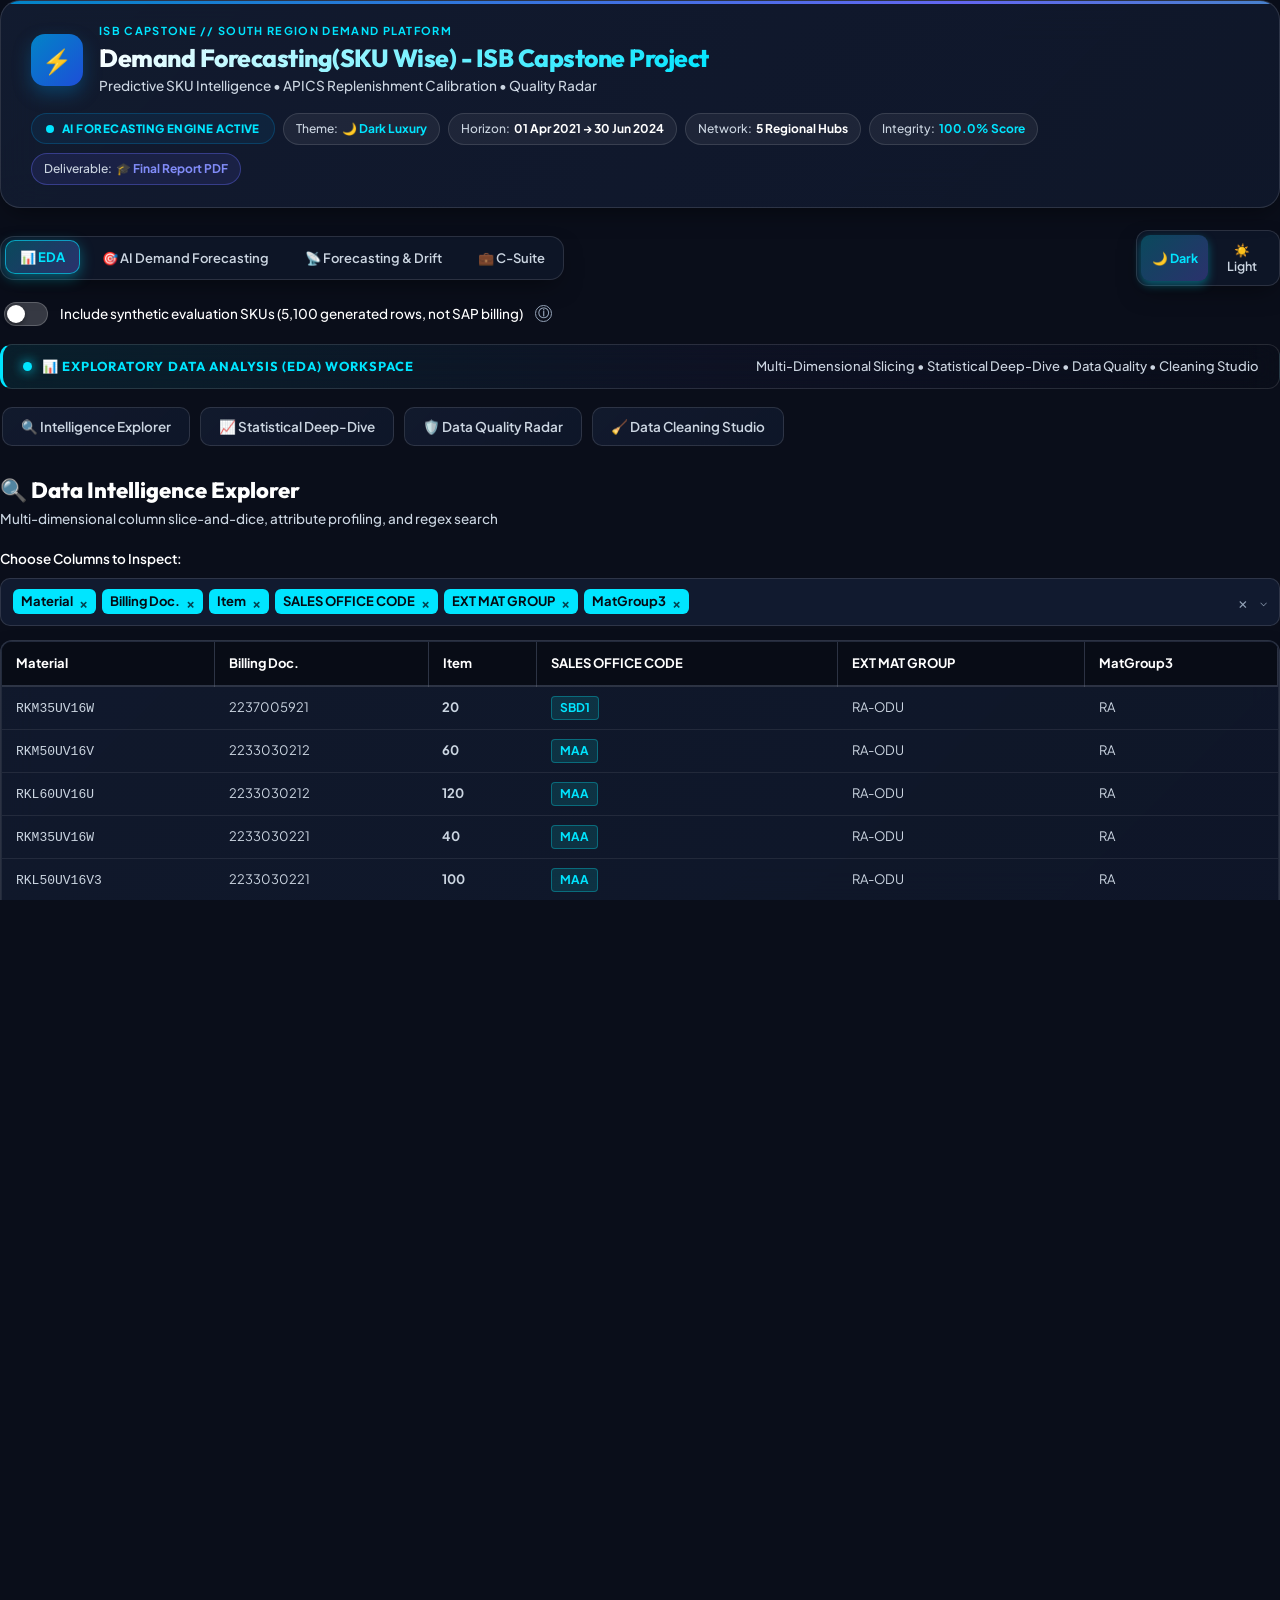
<file: index.html>
<!DOCTYPE html>
<html lang="en" data-theme="dark" data-theme="dark">
<head>
  <meta charset="UTF-8">
  <meta name="viewport" content="width=device-width, initial-scale=1.0">
  <title>AI Intelligence & Demand Forecasting | ISB Capstone</title>
  <meta name="description" content="Supply Chain Intelligence - South Region Demand Forecasting & Data Quality Radar. ISB Capstone Project.">
  <meta name="theme-color" content="#0284C7">

  <!-- Open Graph -->
  <meta property="og:title" content="Supply Chain Intelligence | ISB Capstone">
  <meta property="og:description" content="South Region Demand Forecasting & Quality Radar Command Center.">

  <!-- Preload & Google Fonts -->
  <link rel="preconnect" href="https://fonts.googleapis.com">
  <link rel="preconnect" href="https://fonts.gstatic.com" crossorigin>
  <link href="https://fonts.googleapis.com/css2?family=Plus+Jakarta+Sans:wght@300;400;500;600;700;800&family=Outfit:wght@400;500;600;700;800;900&family=JetBrains+Mono:wght@400;500;700&display=swap" rel="stylesheet">
  <link rel="icon" href="data:image/svg+xml,<svg xmlns=%22http://www.w3.org/2000/svg%22 viewBox=%220%200%20100%20100%22><text y=%22.9em%22 font-size=%2290%22>⚡</text></svg>">
  <link rel="stylesheet" href="styles.css?v=7.2">

  <!-- INLINE STYLESHEET (Guarantees zero-latency, 100% styled rendering on Vercel without 404 dependencies) -->
  <style id="app-styles">
@import url('https://fonts.googleapis.com/css2?family=Plus+Jakarta+Sans:wght@300;400;500;600;700;800&family=Outfit:wght@400;500;600;700;800;900&family=JetBrains+Mono:wght@400;500;700&display=swap');

/* =============================================================================
   THEME VARIABLES (LIGHT THEME DEFAULT MATCHING SCREENSHOT)
============================================================================= */
:root {
  --bg-main: #F8FAFC;
  --bg-app: #F8FAFC;
  --bg-secondary: #FFFFFF;
  --primary-color: #0284C7;
  --primary-hover: #0369A1;
  --primary-glow: rgba(2, 132, 199, 0.25);
  --accent-cyan: #0284C7;
  --accent-emerald: #10B981;
  --accent-rose: #E11D48;
  --accent-amber: #D97706;
  --accent-purple: #6366F1;
  
  --text-primary: #0F172A;
  --text-secondary: #334155;
  --text-muted: #64748B;
  --title-color: #0F172A;
  
  --bg-card: linear-gradient(135deg, rgba(255, 255, 255, 0.98) 0%, rgba(248, 250, 252, 0.95) 100%);
  --border-glass: rgba(203, 213, 225, 0.85);
  --border-glass-hover: rgba(2, 132, 199, 0.6);
  --header-bg: linear-gradient(135deg, rgba(255, 255, 255, 0.98) 0%, rgba(241, 245, 249, 0.95) 100%);
  --panel-bg: linear-gradient(135deg, rgba(255, 255, 255, 0.98) 0%, rgba(248, 250, 252, 0.98) 100%);
  
  --sidebar-bg: #F1F5F9;
  --sidebar-grad: linear-gradient(180deg, #F8FAFC 0%, #F1F5F9 100%);
  
  --seg-bg: #FFFFFF;
  --seg-text: #475569;
  --seg-active-bg: linear-gradient(135deg, #0284C7 0%, #2563EB 100%);
  --seg-active-text: #FFFFFF;
  --seg-active-border: #0284C7;
  --seg-active-shadow: rgba(2, 132, 199, 0.35);
  
  --card-shadow: 0 10px 25px -5px rgba(15, 23, 42, 0.06), 0 4px 10px -2px rgba(15, 23, 42, 0.03);
  --card-shadow-hover: 0 20px 35px -10px rgba(2, 132, 199, 0.22);
  --input-bg: #FFFFFF;
  --meta-chip-bg: rgba(0, 0, 0, 0.04);
  --meta-chip-border: rgba(0, 0, 0, 0.08);
  --table-border: rgba(226, 232, 240, 0.9);
  --table-row-hover: rgba(2, 132, 199, 0.04);
}

[data-theme="dark"] {
  --bg-main: #0A0E1A;
  --bg-app: #0A0E1A;
  --bg-secondary: #131C31;
  --primary-color: #00E5FF;
  --primary-hover: #38BDF8;
  --primary-glow: rgba(0, 229, 255, 0.3);
  --accent-cyan: #00E5FF;
  --accent-emerald: #10B981;
  --accent-rose: #FB7185;
  --accent-amber: #F59E0B;
  --accent-purple: #818CF8;
  
  --text-primary: #FFFFFF;
  --text-secondary: #CBD5E1;
  --text-muted: #94A3B8;
  --title-color: #FFFFFF;
  
  --bg-card: linear-gradient(135deg, rgba(19, 28, 49, 0.85) 0%, rgba(15, 23, 42, 0.92) 100%);
  --border-glass: rgba(255, 255, 255, 0.12);
  --border-glass-hover: rgba(0, 229, 255, 0.55);
  --header-bg: linear-gradient(135deg, rgba(19, 28, 49, 0.92) 0%, rgba(15, 23, 42, 0.98) 100%);
  --panel-bg: linear-gradient(135deg, rgba(19, 28, 49, 0.8) 0%, rgba(15, 23, 42, 0.88) 100%);
  
  --sidebar-bg: #080C16;
  --sidebar-grad: linear-gradient(180deg, rgba(15, 23, 42, 0.98) 0%, rgba(8, 12, 22, 0.99) 100%);
  
  --seg-bg: rgba(15, 23, 42, 0.85);
  --seg-text: #CBD5E1;
  --seg-active-bg: linear-gradient(135deg, rgba(0, 229, 255, 0.25) 0%, rgba(99, 102, 241, 0.35) 100%);
  --seg-active-text: #00E5FF;
  --seg-active-border: rgba(0, 229, 255, 0.6);
  --seg-active-shadow: rgba(0, 229, 255, 0.35);
  
  --card-shadow: 0 10px 25px -8px rgba(0, 0, 0, 0.5);
  --card-shadow-hover: 0 20px 35px -10px rgba(0, 229, 255, 0.25), 0 0 20px rgba(99, 102, 241, 0.2);
  --input-bg: rgba(19, 28, 49, 0.92);
  --meta-chip-bg: rgba(255, 255, 255, 0.06);
  --meta-chip-border: rgba(255, 255, 255, 0.12);
  --table-border: rgba(255, 255, 255, 0.08);
  --table-row-hover: rgba(0, 229, 255, 0.06);
}

/* =============================================================================
   RESET & CORE BASE
============================================================================= */
*, *::before, *::after {
  box-sizing: border-box;
  margin: 0;
  padding: 0;
}

html, body {
  height: 100%;
  font-family: 'Plus Jakarta Sans', -apple-system, BlinkMacSystemFont, 'Segoe UI', Roboto, Helvetica, Arial, sans-serif;
  background-color: var(--bg-app);
  color: var(--text-primary);
  line-height: 1.5;
  transition: background-color 0.25s ease, color 0.25s ease;
  overflow-x: hidden;
}

/* Button & interactive element defaults */
button {
  font-family: inherit;
  font-size: inherit;
  color: inherit;
  background: transparent;
  border: none;
  cursor: pointer;
  outline: none;
  -webkit-appearance: none;
  appearance: none;
}

/* Inactive view contents are hidden by default */
.view-content:not(#view-explorer) {
  display: none;
}

/* =============================================================================
   KEYFRAME ANIMATIONS
============================================================================= */
@keyframes shimmer {
  0% { background-position: -200% 0; }
  100% { background-position: 200% 0; }
}

@keyframes pulseBeacon {
  0% { box-shadow: 0 0 0 0 rgba(2, 132, 199, 0.7); }
  70% { box-shadow: 0 0 0 8px rgba(2, 132, 199, 0); }
  100% { box-shadow: 0 0 0 0 rgba(2, 132, 199, 0); }
}

@keyframes cardEntrance {
  from { opacity: 0; transform: translateY(14px); }
  to { opacity: 1; transform: translateY(0); }
}

/* =============================================================================
   APP LAYOUT (SIDEBAR + MAIN CANVAS)
============================================================================= */
.app-container {
  display: flex;
  min-height: 100vh;
  width: 100%; max-width: 100%;
}

/* ----------------- SIDEBAR: CONTROL HUB ----------------- */
.sidebar {
  display: none !important;
  width: 280px;
  min-width: 280px;
  background: var(--sidebar-grad);
  border-right: 1px solid var(--border-glass);
  display: flex;
  flex-direction: column;
  padding: 24px 18px;
  overflow-y: auto;
  position: sticky;
  top: 0;
  height: 100vh;
  z-index: 100;
  transition: transform 0.3s cubic-bezier(0.16, 1, 0.3, 1), background 0.25s ease;
}

.sidebar-header {
  display: flex;
  align-items: center;
  gap: 12px;
  margin-bottom: 22px;
}

.sidebar-icon {
  font-size: 26px;
  line-height: 1;
}

.sidebar-brand h3 {
  font-family: 'Outfit', sans-serif;
  font-size: 19px;
  font-weight: 800;
  color: var(--text-primary);
  line-height: 1.2;
}

.sidebar-brand p {
  font-size: 12px;
  color: var(--text-secondary);
  font-weight: 500;
}

.sidebar-section-title {
  font-size: 11px;
  font-weight: 700;
  text-transform: uppercase;
  letter-spacing: 0.05em;
  color: var(--text-muted);
  margin-bottom: 8px;
}

/* Theme Switcher Segmented Control */
.theme-switch-control {
  display: flex;
  background: var(--seg-bg);
  border: 1px solid var(--border-glass);
  border-radius: 12px;
  padding: 3px;
  margin-bottom: 20px;
  box-shadow: 0 2px 6px rgba(0,0,0,0.03);
}

.theme-btn {
  flex: 1;
  background: transparent;
  border: none;
  padding: 7px 10px;
  border-radius: 9px;
  font-family: 'Plus Jakarta Sans', sans-serif;
  font-size: 12.5px;
  font-weight: 600;
  color: var(--seg-text);
  cursor: pointer;
  display: flex;
  align-items: center;
  justify-content: center;
  gap: 6px;
  transition: all 0.2s ease;
}

.theme-btn.active {
  background: var(--seg-active-bg);
  color: var(--seg-active-text);
  box-shadow: 0 4px 10px var(--seg-active-shadow);
  font-weight: 700;
}

/* Sidebar Nav Radio List */
.sidebar-nav-list {
  display: flex;
  flex-direction: column;
  gap: 4px;
  margin-bottom: 22px;
}

.nav-item-btn {
  display: flex;
  align-items: center;
  gap: 12px;
  padding: 10px 14px;
  border-radius: 10px;
  border: 1px solid transparent;
  background: transparent;
  color: var(--text-secondary);
  font-family: 'Plus Jakarta Sans', sans-serif;
  font-size: 13.5px;
  font-weight: 600;
  cursor: pointer;
  text-align: left;
  transition: all 0.2s cubic-bezier(0.16, 1, 0.3, 1);
  position: relative;
}

.nav-item-btn .nav-icon {
  font-size: 16px;
  line-height: 1;
}

.nav-item-btn:hover {
  background: rgba(2, 132, 199, 0.08);
  color: var(--primary-color);
  transform: translateX(3px);
}

.nav-item-btn.active {
  background: var(--seg-active-bg);
  color: var(--seg-active-text);
  border-color: var(--seg-active-border);
  box-shadow: 0 4px 12px var(--seg-active-shadow);
  font-weight: 700;
}

.nav-item-btn.active .nav-icon {
  transform: scale(1.1);
}

/* Sidebar Glass Panels & Stats */
.sidebar-stat-panel {
  background: var(--panel-bg);
  border: 1px solid var(--border-glass);
  border-radius: 14px;
  padding: 14px 16px;
  margin-bottom: 20px;
  box-shadow: var(--card-shadow);
}

.sidebar-stat-header {
  font-size: 11px;
  font-weight: 800;
  text-transform: uppercase;
  letter-spacing: 0.05em;
  color: var(--primary-color);
  margin-bottom: 10px;
}

.sidebar-stat-row {
  display: flex;
  justify-content: space-between;
  align-items: center;
  font-size: 12.5px;
  padding: 4px 0;
}

.sidebar-stat-row .label {
  color: var(--text-secondary);
  font-weight: 500;
}

.sidebar-stat-row strong {
  font-weight: 700;
  color: var(--text-primary);
}

/* Sidebar Shortcuts */
.sidebar-shortcuts {
  display: flex;
  flex-direction: column;
  gap: 8px;
  margin-bottom: 24px;
}

.shortcut-btn {
  display: flex;
  align-items: center;
  justify-content: center;
  gap: 8px;
  width: 100%;
  padding: 9px 12px;
  background: linear-gradient(135deg, #0284C7 0%, #2563EB 100%);
  color: #FFFFFF;
  border: none;
  border-radius: 10px;
  font-family: 'Plus Jakarta Sans', sans-serif;
  font-size: 12.5px;
  font-weight: 700;
  cursor: pointer;
  box-shadow: 0 4px 12px rgba(2, 132, 199, 0.28);
  transition: all 0.2s ease;
}

.shortcut-btn:hover {
  transform: translateY(-2px);
  box-shadow: 0 8px 18px rgba(2, 132, 199, 0.4);
}

.sidebar-footer {
  margin-top: auto;
  text-align: center;
  font-size: 11px;
  color: var(--text-muted);
  padding-top: 16px;
  border-top: 1px solid var(--border-glass);
}

/* ----------------- MAIN CONTENT AREA ----------------- */
.main-canvas {
  flex: 1;
  padding: 24px 36px;
  overflow-y: auto;
  background-color: var(--bg-app);
  max-width: 100%;
}

/* Mobile Toggle */
.mobile-nav-toggle {
  display: none !important;
  position: fixed;
  bottom: 20px;
  right: 20px;
  width: 50px;
  height: 50px;
  border-radius: 50%;
  background: var(--primary-color);
  color: #fff;
  border: none;
  font-size: 22px;
  cursor: pointer;
  box-shadow: 0 8px 24px rgba(0,0,0,0.3);
  z-index: 1000;
}

/* ----------------- EXECUTIVE HEADER ----------------- */
.executive-header {
  background: var(--header-bg);
  backdrop-filter: blur(20px);
  -webkit-backdrop-filter: blur(20px);
  border: 1px solid var(--border-glass);
  border-radius: 20px;
  padding: 22px 30px;
  margin-bottom: 22px;
  box-shadow: var(--card-shadow);
  position: relative;
  overflow: hidden;
  animation: cardEntrance 0.5s cubic-bezier(0.16, 1, 0.3, 1) both;
}

.executive-header::before {
  content: '';
  position: absolute;
  top: 0; left: 0; right: 0; height: 3px;
  background: linear-gradient(90deg, #0284C7, #6366F1, #10B981, #F59E0B, #0284C7);
  background-size: 300% 100%;
  animation: shimmer 8s linear infinite;
}

.header-inner {
  display: flex;
  justify-content: space-between;
  align-items: center;
  flex-wrap: wrap;
  gap: 16px;
}

.brand-wrapper {
  display: flex;
  align-items: center;
  gap: 16px;
}

.brand-logo-badge {
  width: 52px;
  height: 52px;
  border-radius: 14px;
  background: linear-gradient(135deg, #0284C7 0%, #1D4ED8 100%);
  display: flex;
  align-items: center;
  justify-content: center;
  font-size: 24px;
  color: #FFFFFF;
  box-shadow: 0 8px 18px rgba(2, 132, 199, 0.35);
}

.brand-title-group h1 {
  font-family: 'Outfit', sans-serif;
  font-size: 24px;
  font-weight: 800;
  letter-spacing: -0.02em;
  background: linear-gradient(135deg, var(--text-primary) 0%, var(--primary-color) 100%);
  -webkit-background-clip: text;
  -webkit-text-fill-color: transparent;
  line-height: 1.2;
}

.brand-title-group p {
  font-size: 13.5px;
  color: var(--text-secondary);
  font-weight: 500;
}

.quick-meta-strip {
  display: flex;
  align-items: center;
  flex-wrap: wrap;
  gap: 8px;
}

.live-status-pill {
  display: inline-flex;
  align-items: center;
  gap: 8px;
  padding: 6px 14px;
  border-radius: 20px;
  background: rgba(2, 132, 199, 0.1);
  border: 1px solid rgba(2, 132, 199, 0.3);
  color: var(--primary-color);
  font-size: 11.5px;
  font-weight: 800;
  letter-spacing: 0.04em;
  text-transform: uppercase;
}

.live-beacon {
  width: 8px;
  height: 8px;
  border-radius: 50%;
  background: var(--primary-color);
  animation: pulseBeacon 2s infinite;
}

.meta-chip {
  padding: 6px 12px;
  border-radius: 20px;
  background: var(--meta-chip-bg);
  border: 1px solid var(--meta-chip-border);
  font-size: 12px;
  color: var(--text-secondary);
  font-weight: 500;
  display: inline-flex;
  align-items: center;
  gap: 4px;
}

.meta-chip strong {
  color: var(--text-primary);
  font-weight: 700;
}

/* ----------------- TOP NAV & THEME ROW ----------------- */
.top-nav-bar {
  display: flex;
  justify-content: space-between;
  align-items: center;
  flex-wrap: wrap;
  gap: 12px;
  margin-bottom: 24px;
}

.top-segmented-group {
  display: flex;
  flex-wrap: wrap;
  gap: 4px;
  background: var(--seg-bg);
  border: 1px solid var(--border-glass);
  border-radius: 14px;
  padding: 4px;
  box-shadow: var(--card-shadow);
}

.top-segment-btn {
  background: transparent;
  border: none;
  border-radius: 10px;
  padding: 8px 14px;
  font-family: 'Plus Jakarta Sans', sans-serif;
  font-size: 13px;
  font-weight: 600;
  color: var(--seg-text);
  cursor: pointer;
  transition: all 0.2s cubic-bezier(0.16, 1, 0.3, 1);
  display: flex;
  align-items: center;
  gap: 6px;
}

.top-segment-btn:hover {
  background: rgba(2, 132, 199, 0.08);
  color: var(--primary-color);
  transform: translateY(-1px);
}

.top-segment-btn.active {
  background: var(--seg-active-bg);
  color: var(--seg-active-text);
  font-weight: 700;
  border: 1px solid var(--seg-active-border);
  box-shadow: 0 4px 14px var(--seg-active-shadow);
  transform: translateY(-1px);
}

.top-theme-toggle {
  display: flex;
  background: var(--seg-bg);
  border: 1px solid var(--border-glass);
  border-radius: 12px;
  padding: 4px;
  box-shadow: var(--card-shadow);
}

/* ----------------- SECTION TITLES ----------------- */
.section-title-wrap {
  margin-bottom: 20px;
}

.section-title {
  font-family: 'Outfit', sans-serif;
  font-size: 22px;
  font-weight: 800;
  color: var(--title-color);
  display: flex;
  align-items: center;
  gap: 8px;
}

.section-subtitle {
  font-size: 13.5px;
  color: var(--text-secondary);
  font-weight: 500;
  margin-top: 2px;
}

/* =============================================================================
   KPI CARDS GRID
============================================================================= */
.kpi-grid {
  display: grid;
  grid-template-columns: repeat(4, 1fr);
  gap: 16px;
  margin-bottom: 22px;
}

.kpi-card {
  background: var(--bg-card);
  backdrop-filter: blur(16px);
  -webkit-backdrop-filter: blur(16px);
  border: 1px solid var(--border-glass);
  border-radius: 18px;
  padding: 18px 20px;
  box-shadow: var(--card-shadow);
  transition: transform 0.25s ease, box-shadow 0.25s ease, border-color 0.25s ease;
  position: relative;
  overflow: hidden;
  display: flex;
  flex-direction: column;
}

.kpi-card:hover {
  transform: translateY(-3px);
  box-shadow: var(--card-shadow-hover);
  border-color: var(--border-glass-hover);
}

.kpi-header {
  display: flex;
  justify-content: space-between;
  align-items: center;
  margin-bottom: 12px;
}

.kpi-icon-wrap {
  width: 36px;
  height: 36px;
  border-radius: 10px;
  background: rgba(2, 132, 199, 0.08);
  display: flex;
  align-items: center;
  justify-content: center;
  font-size: 18px;
}

.kpi-badge {
  font-size: 10.5px;
  font-weight: 800;
  text-transform: uppercase;
  letter-spacing: 0.04em;
  padding: 3px 9px;
  border-radius: 12px;
}

.kpi-badge.cyan { background: rgba(2, 132, 199, 0.12); color: #0284C7; }
.kpi-badge.emerald { background: rgba(16, 185, 129, 0.12); color: #059669; }
.kpi-badge.rose { background: rgba(225, 29, 72, 0.12); color: #E11D48; }
.kpi-badge.amber { background: rgba(217, 119, 6, 0.12); color: #D97706; }

.kpi-label {
  font-size: 11.5px;
  font-weight: 700;
  text-transform: uppercase;
  letter-spacing: 0.04em;
  color: var(--text-secondary);
  margin-bottom: 4px;
}

.kpi-value {
  font-family: 'Outfit', sans-serif;
  font-size: 30px;
  font-weight: 800;
  color: var(--text-primary);
  line-height: 1.1;
  margin-bottom: 6px;
}

.kpi-subtext {
  font-size: 12px;
  color: var(--text-muted);
  font-weight: 500;
  margin-bottom: 12px;
}

.kpi-bar-track {
  height: 4px;
  width: 100%;
  background: rgba(0, 0, 0, 0.06);
  border-radius: 3px;
  overflow: hidden;
  margin-top: auto;
}

[data-theme="dark"] .kpi-bar-track {
  background: rgba(255, 255, 255, 0.08);
}

.kpi-bar-fill {
  height: 100%;
  border-radius: 3px;
  transition: width 0.8s cubic-bezier(0.16, 1, 0.3, 1);
}

.kpi-bar-fill.cyan { background: linear-gradient(90deg, #0284C7, #38BDF8); }
.kpi-bar-fill.emerald { background: linear-gradient(90deg, #10B981, #34D399); }
.kpi-bar-fill.rose { background: linear-gradient(90deg, #E11D48, #FB7185); }
.kpi-bar-fill.amber { background: linear-gradient(90deg, #D97706, #FBBF24); }

/* =============================================================================
   GLASS PANELS & CHARTS GRID
============================================================================= */
.glass-panel {
  background: var(--panel-bg);
  backdrop-filter: blur(16px);
  -webkit-backdrop-filter: blur(16px);
  border: 1px solid var(--border-glass);
  border-radius: 18px;
  padding: 20px;
  margin-bottom: 22px;
  box-shadow: var(--card-shadow);
  transition: border-color 0.25s ease;
}

.glass-panel:hover {
  border-color: var(--border-glass-hover);
}

.subpanel-title {
  font-family: 'Outfit', sans-serif;
  font-size: 16.5px;
  font-weight: 700;
  color: var(--title-color);
  margin-bottom: 14px;
  display: flex;
  align-items: center;
  gap: 8px;
}

.charts-row-2col {
  display: grid;
  grid-template-columns: 3fr 2fr;
  gap: 18px;
  margin-bottom: 22px;
}

.charts-row-equal {
  display: grid;
  grid-template-columns: 1fr 1fr;
  gap: 18px;
  margin-bottom: 22px;
}

.chart-card {
  background: var(--bg-card);
  border: 1px solid var(--border-glass);
  border-radius: 18px;
  padding: 16px;
  box-shadow: var(--card-shadow);
  display: flex;
  flex-direction: column;
}

.chart-wrapper {
  width: 100%;
  min-height: 360px;
  position: relative;
}

/* =============================================================================
   FORECASTING STUDIO CONTROLS & LAYOUT
============================================================================= */
.forecasting-layout {
  display: grid;
  grid-template-columns: minmax(320px, 350px) minmax(0, 1fr);
  gap: 24px;
  align-items: start;
}

.forecast-controls-sidebar {
  display: flex;
  flex-direction: column;
  gap: 16px;
  min-width: 0;
  width: 100%;
  box-sizing: border-box;
}

.filter-card-inner {
  display: flex;
  flex-direction: column;
  gap: 14px;
  min-width: 0;
  width: 100%;
  box-sizing: border-box;
}

/* Segmented Radio Group (Matching Streamlit st.radio) */
.segmented-radio-group {
  display: flex;
  background: var(--seg-bg);
  border: 1px solid var(--border-glass);
  border-radius: 10px;
  padding: 3px;
  gap: 3px;
  width: 100%;
  box-sizing: border-box;
  overflow: hidden;
}

.segmented-radio-btn {
  flex: 1 1 0;
  min-width: 0;
  background: transparent;
  border: none;
  border-radius: 7px;
  padding: 6px 4px;
  font-family: 'Plus Jakarta Sans', sans-serif;
  font-size: 11px;
  font-weight: 600;
  color: var(--seg-text);
  cursor: pointer;
  text-align: center;
  white-space: normal;
  word-break: normal;
  line-height: 1.25;
  transition: all 0.2s ease;
  display: flex;
  align-items: center;
  justify-content: center;
  box-sizing: border-box;
}

.segmented-radio-btn:hover {
  color: var(--primary-color);
}

.segmented-radio-btn.active {
  background: var(--seg-active-bg);
  color: var(--seg-active-text);
  box-shadow: 0 2px 6px var(--seg-active-shadow);
  font-weight: 700;
}

#skuScopeGroup .segmented-radio-btn {
  font-size: 10.5px;
  padding: 7px 3px;
}

#modelFamilyGroup .segmented-radio-btn {
  font-size: 10px;
  padding: 6px 3px;
}


.form-group {
  display: flex;
  flex-direction: column;
  gap: 6px;
}

.form-group label {
  font-size: 12.5px;
  font-weight: 700;
  color: var(--text-primary);
}

.custom-select, .custom-input {
  width: 100%;
  padding: 9px 12px;
  background: var(--input-bg);
  border: 1px solid var(--border-glass);
  border-radius: 10px;
  color: var(--text-primary);
  font-family: 'Plus Jakarta Sans', sans-serif;
  font-size: 13px;
  font-weight: 600;
  outline: none;
  transition: border-color 0.2s ease, box-shadow 0.2s ease;
}

.custom-select:focus, .custom-input:focus {
  border-color: var(--primary-color);
  box-shadow: 0 0 0 3px var(--primary-glow);
}

.demand-share-badge {
  background: rgba(2, 132, 199, 0.08);
  border: 1px solid rgba(2, 132, 199, 0.2);
  border-radius: 10px;
  padding: 10px 12px;
}

.demand-share-badge .label {
  font-size: 11.5px;
  color: var(--text-secondary);
  font-weight: 500;
}

.demand-share-badge .val {
  font-family: 'Outfit', sans-serif;
  font-size: 18px;
  font-weight: 800;
  color: var(--primary-color);
}

/* Engine KPI Strip */
.engine-kpi-strip {
  display: grid;
  grid-template-columns: repeat(4, 1fr);
  gap: 12px;
  margin-bottom: 16px;
}

.engine-kpi-item {
  background: var(--bg-card);
  border: 1px solid var(--border-glass);
  border-radius: 14px;
  padding: 12px 16px;
  display: flex;
  flex-direction: column;
}

.engine-kpi-item .label {
  font-size: 11px;
  font-weight: 700;
  text-transform: uppercase;
  color: var(--text-muted);
}

.engine-kpi-item .val {
  font-family: 'Outfit', sans-serif;
  font-size: 22px;
  font-weight: 800;
  line-height: 1.2;
}

.engine-kpi-item .val.cyan { color: #0284C7; }
.engine-kpi-item .val.emerald { color: #10B981; }
.engine-kpi-item .val.purple { color: #6366F1; }
.engine-kpi-item .val.amber { color: #D97706; }

.engine-kpi-item .sub {
  font-size: 11px;
  color: var(--text-muted);
}

/* =============================================================================
   TABLES & PREVIEW DATA
============================================================================= */
.table-preview-section {
  margin-top: 16px;
  background: var(--bg-card);
  border: 1px solid var(--border-glass);
  border-radius: 16px;
  padding: 16px;
}

.table-preview-header {
  display: flex;
  justify-content: space-between;
  align-items: center;
  margin-bottom: 12px;
}

.table-scroll-container {
  overflow-x: auto;
  max-height: 380px;
  border: 1px solid var(--table-border);
  border-radius: 10px;
}

.data-table {
  width: 100%;
  border-collapse: collapse;
  font-size: 13px;
  text-align: left;
}

.data-table th {
  background: var(--sidebar-bg);
  color: var(--text-primary);
  font-weight: 700;
  padding: 10px 14px;
  position: sticky;
  top: 0;
  border-bottom: 1px solid var(--table-border);
  white-space: nowrap;
}

.data-table td {
  padding: 9px 14px;
  border-bottom: 1px solid var(--table-border);
  color: var(--text-secondary);
  white-space: nowrap;
}

.data-table tr:hover td {
  background: var(--table-row-hover);
  color: var(--text-primary);
}

/* Buttons */
.btn {
  display: inline-flex;
  align-items: center;
  justify-content: center;
  gap: 8px;
  padding: 8px 16px;
  border-radius: 10px;
  font-family: 'Plus Jakarta Sans', sans-serif;
  font-size: 13px;
  font-weight: 700;
  cursor: pointer;
  border: none;
  transition: all 0.2s ease;
  text-decoration: none;
}

.btn-primary {
  background: linear-gradient(135deg, #0284C7 0%, #2563EB 100%);
  color: #FFFFFF;
  box-shadow: 0 4px 12px rgba(2, 132, 199, 0.3);
}

.btn-primary:hover {
  transform: translateY(-2px);
  box-shadow: 0 8px 18px rgba(2, 132, 199, 0.45);
}

.btn-emerald {
  background: linear-gradient(135deg, #10B981 0%, #059669 100%);
  color: #FFFFFF;
  box-shadow: 0 4px 12px rgba(16, 185, 129, 0.3);
}

.btn-emerald:hover {
  transform: translateY(-2px);
  box-shadow: 0 8px 18px rgba(16, 185, 129, 0.45);
}

.btn-secondary {
  background: var(--seg-bg);
  border: 1px solid var(--border-glass);
  color: var(--text-primary);
}

.btn-secondary:hover {
  border-color: var(--primary-color);
  color: var(--primary-color);
  transform: translateY(-1px);
}

.btn-sm {
  padding: 6px 12px;
  font-size: 12px;
}

/* Bullet list inside panels */
.panel-bullet-list {
  list-style: none;
  display: flex;
  flex-direction: column;
  gap: 10px;
}

.panel-bullet-list li {
  display: flex;
  align-items: flex-start;
  gap: 10px;
  font-size: 13.5px;
  color: var(--text-secondary);
}

.panel-bullet-list li .check-icon {
  color: #10B981;
  font-weight: 800;
  line-height: 1.4;
}

/* =============================================================================
   PAGINATION CONTROLS
============================================================================= */
.pagination-controls {
  display: flex;
  justify-content: space-between;
  align-items: center;
  margin-top: 12px;
  font-size: 12.5px;
  color: var(--text-secondary);
}

.page-btn-group {
  display: flex;
  gap: 6px;
}

/* =============================================================================
   RESPONSIVENESS
============================================================================= */
@media (max-width: 1200px) {
  .kpi-grid {
    grid-template-columns: repeat(2, 1fr);
  }
  .charts-row-2col, .forecasting-layout {
    grid-template-columns: 1fr;
  }
}

@media (max-width: 900px) {
  .sidebar {
    position: fixed;
    left: -280px;
  }
  .sidebar.open {
    transform: translateX(280px);
  }
  .mobile-nav-toggle {
    display: flex;
    align-items: center;
    justify-content: center;
  }
  .main-canvas {
    padding: 16px;
  }
  .kpi-grid {
    grid-template-columns: 1fr;
  }
  .charts-row-equal {
    grid-template-columns: 1fr;
  }
  .engine-kpi-strip {
    grid-template-columns: repeat(2, 1fr);
  }
}


/* Benchmark Leaderboard Active Row Highlight */
.benchmark-active-row {
  background: rgba(2, 132, 199, 0.1) !important;
  box-shadow: inset 4px 0 0 var(--primary-color);
}

.benchmark-active-row td {
  font-weight: 700 !important;
  color: var(--text-primary) !important;
}

[data-theme="dark"] .benchmark-active-row {
  background: rgba(0, 229, 255, 0.14) !important;
  box-shadow: inset 4px 0 0 var(--primary-color);
}

/* =============================================================================
   ISB TECHNICAL DOSSIER & FEATURE ENGINEERING PANEL
============================================================================= */
.technical-dossier-card {
  background: var(--bg-card);
  border: 1px solid var(--border-glass);
  border-radius: 12px;
  padding: 22px;
  margin-bottom: 24px;
  box-shadow: var(--card-shadow);
  backdrop-filter: blur(12px);
  -webkit-backdrop-filter: blur(12px);
}
.dossier-header {
  display: flex;
  justify-content: space-between;
  align-items: center;
  flex-wrap: wrap;
  gap: 14px;
  padding-bottom: 16px;
  border-bottom: 1px solid var(--border-glass);
  margin-bottom: 20px;
}
.dossier-nav-tabs {
  display: flex;
  gap: 8px;
  background: var(--seg-bg);
  padding: 4px;
  border-radius: 8px;
  border: 1px solid var(--border-glass);
}
.dossier-tab-btn {
  background: transparent;
  border: none;
  color: var(--text-secondary);
  padding: 8px 14px;
  border-radius: 6px;
  font-size: 12px;
  font-weight: 600;
  cursor: pointer;
  transition: all 0.2s ease;
}
.dossier-tab-btn:hover {
  color: var(--text-primary);
  background: rgba(255, 255, 255, 0.05);
}
.dossier-tab-btn.active {
  background: var(--seg-active-bg);
  color: var(--seg-active-text);
  border: 1px solid var(--seg-active-border);
  box-shadow: 0 2px 8px var(--seg-active-shadow);
}
.dossier-tab-content {
  display: none;
}
.dossier-tab-content.active {
  display: block;
}
.formula-box {
  background: rgba(0, 0, 0, 0.25);
  border: 1px solid var(--border-glass);
  border-radius: 6px;
  padding: 8px 12px;
  font-family: 'SF Mono', Consolas, Monaco, monospace;
  font-size: 11.5px;
  color: var(--accent-cyan);
  margin: 8px 0 12px 0;
  overflow-x: auto;
}
.model-spec-grid {
  display: grid;
  grid-template-columns: repeat(2, 1fr);
  gap: 16px;
}
@media (max-width: 900px) {
  .model-spec-grid {
    grid-template-columns: 1fr;
  }
}
.model-spec-box {
  background: rgba(255, 255, 255, 0.02);
  border: 1px solid var(--border-glass);
  border-radius: 10px;
  padding: 16px;
  transition: all 0.2s ease;
}
.model-spec-box:hover {
  border-color: var(--primary-color);
  box-shadow: 0 4px 16px rgba(0, 229, 255, 0.1);
}
.model-spec-box.active-model-spec {
  border-color: var(--primary-color);
  background: rgba(0, 229, 255, 0.05);
  box-shadow: 0 0 18px rgba(0, 229, 255, 0.15);
}
.feat-bar-row {
  display: flex;
  align-items: center;
  gap: 12px;
  margin-bottom: 9px;
  font-size: 12px;
}
.feat-bar-label {
  width: 210px;
  flex-shrink: 0;
  font-weight: 500;
  color: var(--text-primary);
}
.feat-bar-track {
  flex: 1;
  height: 8px;
  background: rgba(255, 255, 255, 0.06);
  border-radius: 4px;
  overflow: hidden;
}
.feat-bar-fill {
  height: 100%;
  border-radius: 4px;
  background: linear-gradient(90deg, #6366F1, #00E5FF);
}
.feat-bar-val {
  width: 48px;
  text-align: right;
  font-weight: 600;
  color: var(--accent-cyan);
}

/* =============================================================================
   LIGHT MODE HIGH-CONTRAST OVERRIDES FOR TECHNICAL DOSSIER & FEATURES
============================================================================= */
[data-theme="dark"] .technical-dossier-card {
  background: #FFFFFF !important;
  border-color: #CBD5E1 !important;
  box-shadow: 0 4px 20px rgba(15, 23, 42, 0.06) !important;
}

[data-theme="dark"] .feat-bar-label {
  color: #0F172A !important;
  font-weight: 600 !important;
}

[data-theme="dark"] .feat-bar-track {
  background: #E2E8F0 !important;
}

[data-theme="dark"] .feat-bar-fill {
  background: linear-gradient(90deg, #0284C7, #059669) !important;
}

[data-theme="dark"] .feat-bar-val {
  color: #0284C7 !important;
  font-weight: 700 !important;
}

[data-theme="dark"] .model-spec-box {
  background: #FFFFFF !important;
  border-color: #CBD5E1 !important;
  box-shadow: 0 2px 10px rgba(15, 23, 42, 0.04) !important;
}

[data-theme="dark"] .model-spec-box:hover,
[data-theme="dark"] .model-spec-box.active-model-spec {
  border-color: #0284C7 !important;
  background: rgba(2, 132, 199, 0.04) !important;
  box-shadow: 0 4px 16px rgba(2, 132, 199, 0.12) !important;
}

[data-theme="dark"] .formula-box {
  background: #F1F5F9 !important;
  border-color: #CBD5E1 !important;
  color: #0284C7 !important;
  font-weight: 600 !important;
}

[data-theme="dark"] .dossier-tab-btn {
  color: #475569 !important;
}

[data-theme="dark"] .dossier-tab-btn:hover {
  color: #0F172A !important;
  background: rgba(15, 23, 42, 0.05) !important;
}

[data-theme="dark"] .dossier-tab-btn.active {
  background: #0284C7 !important;
  color: #FFFFFF !important;
  border-color: #0284C7 !important;
  box-shadow: 0 2px 8px rgba(2, 132, 199, 0.25) !important;
}
  </style>

  <!-- Plotly.js Analytics Engine -->
  <script src="https://cdn.plot.ly/plotly-2.35.2.min.js"></script>
    <!-- Fail-Safe View Alias & Global Redirect: Link 'quality' seamlessly to 'radar' -->
      <script>
      (function() {
        var origGetElementById = document.getElementById.bind(document);
        document.getElementById = function(id) {
          if (id === 'view-quality') {
            return origGetElementById('view-radar');
          }
          return origGetElementById(id);
        };

        document.addEventListener('click', function(e) {
          var btn = e.target.closest('[data-target="radar"], [data-target="quality"], [data-view="radar"], [data-view="quality"]');
          if (btn) {
            if (typeof window.switchView === 'function') {
              window.switchView('radar');
            } else {
              document.querySelectorAll('.view-content').forEach(function(s) { s.style.display = 'none'; });
              var r = origGetElementById('view-radar');
              if (r) r.style.display = 'block';
              document.querySelectorAll('#subNavBar button').forEach(function(b) { b.classList.remove('active'); });
              btn.classList.add('active');
            }
          }
        }, true);
      })();
    </script>
</head>
<body>

  <div class="app-container">

    <!-- =====================================================================
         MAIN CANVAS AREA
    ====================================================================== -->
    <main class="main-canvas">

      <!-- Executive Header Banner -->
      <header class="executive-header">
        <div class="header-inner">
          <div class="brand-wrapper">
            <div class="brand-logo-badge">⚡</div>
            <div class="brand-title-group">
              <div style="font-size: 11px; font-weight: 700; letter-spacing: 0.12em; color: var(--primary-color); text-transform: uppercase; margin-bottom: 3px;">
                ISB CAPSTONE // SOUTH REGION DEMAND PLATFORM
              </div>
              <h1 style="font-size: 1.55rem; font-weight: 800; letter-spacing: -0.02em; margin: 0 0 4px 0;">
                Demand Forecasting(SKU Wise) - ISB Capstone Project
              </h1>
              <p style="font-size: 0.85rem; color: var(--text-secondary); margin: 0;">
                Predictive SKU Intelligence &bull; APICS Replenishment Calibration &bull; Quality Radar
              </p>
            </div>
          </div>

          <!-- Live Status & Quick Meta Chips -->
          <div class="quick-meta-strip">
            <div class="live-status-pill">
              <span class="live-beacon"></span>
              <span>AI FORECASTING ENGINE ACTIVE</span>
            </div>
            <div class="meta-chip">
              <span>Theme:</span>
              <strong id="themeLabelChip" style="color: #00E5FF;">🌙 Dark Luxury</strong>
            </div>
            <div class="meta-chip">
              <span>Horizon:</span>
              <strong>01 Apr 2021 &rarr; 30 Jun 2024</strong>
            </div>
            <div class="meta-chip">
              <span>Network:</span>
              <strong>5 Regional Hubs</strong>
            </div>
            <div class="meta-chip">
              <span>Integrity:</span>
              <strong style="color: #00E5FF;">100.0% Score</strong>
            </div>
            <div class="meta-chip" style="border: 1px solid rgba(99, 102, 241, 0.4); background: rgba(99, 102, 241, 0.12);">
              <span>Deliverable:</span>
              <a href="assets/ISB_Capstone_Final_Report.pdf" download="ISB_Capstone_Final_Report.pdf" style="color: #818CF8; font-weight: 700; text-decoration: none;">🎓 Final Report PDF</a>
            </div>
          </div>
        </div>
      </header>

      <!-- Primary 4-Pillar Navigation Bar (100% Parity with Localhost) -->
      <div class="top-nav-bar" style="margin-top: 14px; margin-bottom: 8px;">
        <div class="top-segmented-group" id="primaryPillarGroup" style="gap: 8px;">
          <button type="button" class="top-segment-btn active" data-pillar="eda">📊 EDA</button>
          <button type="button" class="top-segment-btn" data-pillar="forecasting_studio">🎯 AI Demand Forecasting</button>
          <button type="button" class="top-segment-btn" data-pillar="operations">📡 Forecasting &amp; Drift</button>
          <button type="button" class="top-segment-btn" data-pillar="csuite">💼 C-Suite</button>
        </div>

        <div class="top-theme-toggle" id="topThemeControl">
          <button type="button" class="theme-btn active" data-theme="dark">🌙 Dark</button>
          <button type="button" class="theme-btn" data-theme="light">☀️ Light</button>
        </div>
      </div>

      <!-- Synthetic Evaluation SKUs Toggle Row (Matching Streamlit 100%) -->
      <div class="synthetic-toggle-row">
        <label class="st-switch">
          <input type="checkbox" id="includeSyntheticToggle">
          <span class="st-slider round"></span>
        </label>
        <span class="synthetic-toggle-text">Include synthetic evaluation SKUs (5,100 generated rows, not SAP billing)</span>
        <span class="synthetic-help-tooltip" title="The 10 'EVAL-*' SKUs were generated by generate_evaluation_data.py for testing. They are excluded from every page, KPI and report unless this is switched on.">ⓘ</span>
      </div>

      <!-- Sub-Navigation Context Strip with Glowing Beacon -->
      <div class="sub-nav-context-strip" id="subNavContextStrip">
        <div class="sub-nav-indicator">
          <span class="sub-nav-beacon"></span>
          <span class="sub-nav-badge" id="subNavBadge">📊 EXPLORATORY DATA ANALYSIS (EDA) WORKSPACE</span>
        </div>
        <div class="sub-nav-desc" id="subNavDesc">
          Multi-Dimensional Slicing &bull; Statistical Deep-Dive &bull; Data Quality &bull; Cleaning Studio
        </div>
      </div>

      <!-- Dynamic Sub-Navigation Dock (Sub-module Selector) -->
      <div class="sub-nav-dock" id="subNavBar">
        <button type="button" class="sub-nav-btn active" data-target="explorer" data-view="explorer">🔍 Intelligence Explorer</button>
        <button type="button" class="sub-nav-btn" data-target="statistical" data-view="statistical">📈 Statistical Deep-Dive</button>
        <button type="button" class="sub-nav-btn" data-target="radar" data-view="radar">🛡️ Data Quality Radar</button>
        <button type="button" class="sub-nav-btn" data-target="cleaning" data-view="cleaning">🧹 Data Cleaning Studio</button>
      </div>

      <!-- ===================================================================
           VIEW 1: 🏠 EXECUTIVE COCKPIT
      ==================================================================== -->
      <section class="view-content" id="view-cockpit" style="display: none;">
        <div class="section-title-wrap">
          <h2 class="section-title">🏠 Executive Intelligence Cockpit</h2>
          <p class="section-subtitle">Real-time health, operational volume, and distribution telemetry</p>
        </div>

        <!-- 4 Luxury KPI Cards -->
        <div class="kpi-grid">
          <!-- Card 1: Total Sales Transactions -->
          <div class="kpi-card">
            <div class="kpi-header">
              <div class="kpi-icon-wrap">📦</div>
              <span class="kpi-badge cyan">ENTERPRISE VOLUME</span>
            </div>
            <div class="kpi-label">TOTAL SALES TRANSACTIONS</div>
            <div class="kpi-value">82,034</div>
            <div class="kpi-subtext">Validated SAP billing entries</div>
            <div class="kpi-bar-track">
              <div class="kpi-bar-fill cyan" style="width: 100%;"></div>
            </div>
          </div>

          <!-- Card 2: Data Completeness Index -->
          <div class="kpi-card">
            <div class="kpi-header">
              <div class="kpi-icon-wrap">🛡️</div>
              <span class="kpi-badge emerald">OPERATIONAL</span>
            </div>
            <div class="kpi-label">DATA COMPLETENESS INDEX</div>
            <div class="kpi-value">94.99%</div>
            <div class="kpi-subtext">Baseline benchmark: 95.0%</div>
            <div class="kpi-bar-track">
              <div class="kpi-bar-fill emerald" style="width: 95%;"></div>
            </div>
          </div>

          <!-- Card 3: Duplicate Records -->
          <div class="kpi-card">
            <div class="kpi-header">
              <div class="kpi-icon-wrap">🔄</div>
              <span class="kpi-badge rose">5.44% OF FLEET</span>
            </div>
            <div class="kpi-label">DUPLICATE RECORDS</div>
            <div class="kpi-value">4,463</div>
            <div class="kpi-subtext">Dedup candidate rows</div>
            <div class="kpi-bar-track">
              <div class="kpi-bar-fill rose" style="width: 94.5%;"></div>
            </div>
          </div>

          <!-- Card 4: Missing Cell Volume -->
          <div class="kpi-card">
            <div class="kpi-header">
              <div class="kpi-icon-wrap">⚠️</div>
              <span class="kpi-badge amber">5.01% NULL DENSITY</span>
            </div>
            <div class="kpi-label">MISSING CELL VOLUME</div>
            <div class="kpi-value">94,435</div>
            <div class="kpi-subtext">23 affected dimensions</div>
            <div class="kpi-bar-track">
              <div class="kpi-bar-fill amber" style="width: 75%;"></div>
            </div>
          </div>
        </div>

                <!-- Executive Demand Action Queue (Live Fleet Intelligence) -->
        <div class="glass-panel" style="margin-bottom: 22px;">
          <div style="display: flex; justify-content: space-between; align-items: center; margin-bottom: 12px; flex-wrap: wrap; gap: 8px;">
            <div class="subpanel-title" style="color: var(--primary-color); margin: 0; display: flex; align-items: center; gap: 8px;">
              <span>⚡</span> Executive Demand Action Queue (Live Fleet Intelligence)
            </div>
            <span class="kpi-badge emerald" style="font-size: 12px; padding: 5px 12px;">Fleet Nominal (0 Systemic Breaches)</span>
          </div>
          <p style="font-size: 13px; color: var(--text-secondary); margin-bottom: 14px;">
            Continuous tracking across top SKU &times; branch series: 8-week out-of-sample tracking signal monitoring, CuSum drift variance, and APICS buffer re-calibration.
          </p>

          <div class="action-item-card">
            <div style="display: flex; justify-content: space-between; align-items: center; margin-bottom: 6px;">
              <strong style="font-size: 14px; color: var(--text-primary);">📊 Seasonal Volatility &amp; Reorder Buffer Calibration</strong>
              <span class="kpi-badge cyan">OPERATIONAL</span>
            </div>
            <p style="font-size: 12.5px; color: var(--text-secondary); margin: 0 0 6px 0;">
              High-velocity inverter SKUs (RKM50UV16VA, RKL50UV16V3) entering Q1 pre-summer buildup. Historical peak ratio is 2.8&times; mean weekly run-rate.
            </p>
            <div style="font-size: 12px; color: var(--accent-emerald); font-weight: 600;">
              &bull; Prescribed Directive: <span style="color: var(--text-primary);">Maintain 2.0-week replenishment buffer and stage 450 units safety stock at Secunderabad (SBD) depot.</span>
            </div>
          </div>

          <div class="action-item-card">
            <div style="display: flex; justify-content: space-between; align-items: center; margin-bottom: 6px;">
              <strong style="font-size: 14px; color: var(--text-primary);">🛡️ Model Tracking Signal Stability</strong>
              <span class="kpi-badge emerald">VERIFIED</span>
            </div>
            <p style="font-size: 12.5px; color: var(--text-secondary); margin: 0 0 6px 0;">
              Current tracking signal on production champion models stands at +1.42, well inside the APICS standard &plusmn;4.0 control boundaries.
            </p>
            <div style="font-size: 12px; color: var(--accent-emerald); font-weight: 600;">
              &bull; Prescribed Directive: <span style="color: var(--text-primary);">Zero parameter retraining required for week 104; models operating with zero chronological leakage.</span>
            </div>
          </div>
        </div>

        <!-- Row 1: Monthly Trend + Completeness Gauge -->
        <div class="charts-row-2col">
          <div class="chart-card">
            <div class="subpanel-title">📈 Transaction Volume Trend (Monthly)</div>
            <div class="chart-wrapper" id="chartMonthlyTrend"></div>
          </div>
          <div class="chart-card">
            <div class="subpanel-title">🛡️ Data Completeness Health</div>
            <div class="chart-wrapper" id="chartCompletenessGauge"></div>
          </div>
        </div>

        <!-- Row 2: Segment Breakdown + Tonnage Analysis -->
        <div class="charts-row-equal">
          <div class="chart-card">
            <div class="subpanel-title">🥧 Business Segment Market Share</div>
            <div class="chart-wrapper" id="chartSegmentShare"></div>
          </div>
          <div class="chart-card">
            <div class="subpanel-title">🏢 Regional Branch Allocation (Volume)</div>
            <div class="chart-wrapper" id="chartBranchBar"></div>
          </div>
        </div>
      </section>

      <!-- ===================================================================
           VIEW 2: 🎯 AI DEMAND FORECASTING STUDIO
      ==================================================================== -->
      <section class="view-content" id="view-forecasting" style="display: none;">
        <div class="section-title-wrap">
          <h2 class="section-title">🎯 AI Demand Forecasting Studio</h2>
          <p class="section-subtitle">Predict forward demand velocity by SKU &amp; Regional Branch using Statistical &amp; Machine Learning algorithms</p>
        </div>

        <div class="forecasting-layout">
          <!-- Controls Column -->
          <div class="forecast-controls-sidebar">
            <div class="glass-panel filter-card-inner">
              <div class="subpanel-title" style="display: flex; align-items: center; gap: 8px;">
                <span>⚙️</span> Forecasting Controls
              </div>

              <!-- 1. Regional Branch Horizon -->
              <div class="form-group">
                <label for="forecastBranchSelect">1. Regional Branch Horizon:</label>
                <select id="forecastBranchSelect" class="custom-select">
                  <option value="ALL">All 5 Branches (Consolidated)</option>
                  <option value="BLR">Bangalore (BLR)</option>
                  <option value="MAA" selected>Chennai (MAA)</option>
                  <option value="COK">Cochin (COK)</option>
                  <option value="SBD">Secunderabad (SBD)</option>
                  <option value="SBD1">Vijayawada (SBD1)</option>
                  <option value="CUSTOM">Custom Multi-Branch Selection</option>
                </select>
              </div>

              <!-- Multi-Branch Checkboxes (shown when Custom Multi-Branch Selection is picked) -->
              <div class="form-group" id="groupCustomBranches" style="display: none; background: rgba(0, 229, 255, 0.05); border: 1px dashed rgba(0, 229, 255, 0.25); border-radius: 8px; padding: 10px;">
                <label style="font-size: 11.5px; margin-bottom: 4px; color: var(--text-secondary);">Select Branches:</label>
                <div style="display: flex; flex-direction: column; gap: 6px;">
                  <label class="branch-checkbox-item">
                    <input type="checkbox" class="branch-checkbox" value="BLR" checked /> Bangalore (BLR)
                  </label>
                  <label class="branch-checkbox-item">
                    <input type="checkbox" class="branch-checkbox" value="MAA" checked /> Chennai (MAA)
                  </label>
                  <label class="branch-checkbox-item">
                    <input type="checkbox" class="branch-checkbox" value="COK" checked /> Cochin (COK)
                  </label>
                  <label class="branch-checkbox-item">
                    <input type="checkbox" class="branch-checkbox" value="SBD" checked /> Secunderabad (SBD)
                  </label>
                  <label class="branch-checkbox-item">
                    <input type="checkbox" class="branch-checkbox" value="SBD1" checked /> Vijayawada (SBD1)
                  </label>
                </div>
              </div>

              <!-- 2. Dataset & Cohort Calibration Filters (Streamlit Exact Parity) -->
              <div style="margin-top: 6px; margin-bottom: 2px; font-size: 13px; font-weight: 700; color: var(--primary-color); display: flex; align-items: center; gap: 6px;">
                <span>⚙️</span> 2. Dataset &amp; Cohort Calibration Filters
              </div>

              <div class="form-group">
                <label for="forecastSheetSelect">Select Data Source / Sheet:</label>
                <select id="forecastSheetSelect" class="custom-select">
                  <option value="real" selected>📊 SAP billing history (real)</option>
                  <option value="synthetic">🧪 Synthetic evaluation SKUs (generated)</option>
                  <option value="both">🔄 Real + synthetic</option>
                </select>
              </div>

              <div class="form-row-2col">
                <div class="form-group">
                  <label for="forecastSegmentSelect">Category / Segment:</label>
                  <select id="forecastSegmentSelect" class="custom-select">
                    <option value="ALL" selected>All Segments</option>
                    <option value="Inverter">Inverter</option>
                    <option value="Non Inv">Non Inv</option>
                    <option value="Non-inverter">Non-inverter</option>
                  </select>
                </div>

                <div class="form-group">
                  <label for="forecastTonnageSelect">Tonnage Filter:</label>
                  <select id="forecastTonnageSelect" class="custom-select">
                    <option value="ALL" selected>All Tonnages</option>
                    <option value="0.75">0.75 Ton</option>
                    <option value="0.8">0.8 Ton</option>
                    <option value="0.9">0.9 Ton</option>
                    <option value="1">1 Ton</option>
                    <option value="1.5">1.5 Ton</option>
                    <option value="1.8">1.8 Ton</option>
                    <option value="2">2 Ton</option>
                    <option value="2.2">2.2 Ton</option>
                  </select>
                </div>
              </div>

              <div class="form-group">
                <label for="forecastRatingSelect">Star Rating Filter:</label>
                <select id="forecastRatingSelect" class="custom-select">
                  <option value="ALL" selected>All Star Ratings</option>
                  <option value="5 Star">5 Star</option>
                  <option value="3 Star">3 Star</option>
                  <option value="2 Star">2 Star</option>
                  <option value="1 Star">1 Star</option>
                </select>
              </div>

              <!-- Filtered Demand Volume Telemetry Card (Matching Streamlit exactly) -->
              <div class="filtered-demand-volume-card" style="background: rgba(0, 229, 255, 0.08); border: 1px solid rgba(0, 229, 255, 0.2); border-radius: 10px; padding: 10px 12px; margin-top: 2px;">
                <div style="display: flex; justify-content: space-between; align-items: center; margin-bottom: 2px;">
                  <span style="color: var(--text-secondary); font-size: 11.5px; font-weight: 600;">Filtered Demand Volume</span>
                  <span style="font-size: 11px; color: var(--text-secondary);" id="forecastTxCount">35,688 transactions</span>
                </div>
                <div style="font-family: 'Outfit', sans-serif; font-size: 18px; font-weight: 700; color: var(--primary-color);" id="forecastVolumeMetric">
                  258,123 units <span style="font-size: 12px; color: var(--text-secondary); font-weight: 500;" id="forecastCohortShare">(35.4% of cohort)</span>
                </div>
                <div id="forecastFilterChips" style="display: flex; flex-wrap: wrap; gap: 4px; margin-top: 6px;"></div>
              </div>

              <!-- 3. SKU Selection -->
              <div class="form-group" style="margin-top: 4px;">
                <label>3. SKU Scope:</label>
                <div class="segmented-radio-group" id="skuScopeGroup">
                  <button type="button" class="segmented-radio-btn active" data-scope="branch">Top 10 (Branch)</button>
                  <button type="button" class="segmented-radio-btn" data-scope="overall">Top 10 (Overall)</button>
                  <button type="button" class="segmented-radio-btn" data-scope="all">All Matching</button>
                </div>
              </div>

              <!-- Select Target SKU -->
              <div class="form-group">
                <label for="forecastSkuSelect">Select Target SKU (Material):</label>
                <select id="forecastSkuSelect" class="custom-select">
                  <option value="RL50UV16U2">RL50UV16U2 (24,834 units)</option>
                </select>
              </div>

              <!-- Selected SKU Cohort Metadata Chip -->
              <div id="skuCohortMetadataChip" style="background: rgba(0, 229, 255, 0.08); border: 1px solid rgba(0, 229, 255, 0.25); border-radius: 8px; padding: 6px 10px; font-size: 11px; display: flex; flex-wrap: wrap; gap: 8px; align-items: center;">
                <span id="metaSheetTag" style="font-weight: 700; color: var(--primary-color);">📊 SAP billing history SKU</span>
                <span style="color: var(--text-secondary);">&bull;</span>
                <span>⚖️ <strong id="metaTonnage">1.5 Ton</strong></span>
                <span style="color: var(--text-secondary);">&bull;</span>
                <span>⭐ <strong id="metaStar">3 Star</strong></span>
                <span style="color: var(--text-secondary);">&bull;</span>
                <span>📦 <strong id="metaSegment">Inverter</strong></span>
              </div>

              <!-- Real-time SKU Demand Profiling Card -->
              <div id="skuDemandProfileCard" style="background: rgba(0, 229, 255, 0.06); border: 1px solid rgba(0, 229, 255, 0.2); border-radius: 10px; padding: 10px 12px; font-size: 12px;">
                <div style="display: flex; justify-content: space-between; align-items: center; margin-bottom: 4px;">
                  <strong style="color: var(--primary-color);" id="profileDemandType">Demand Profile: Smooth</strong>
                  <span class="kpi-badge cyan" id="profileAdiCv2">ADI: 1.05 &bull; CV²: 0.32</span>
                </div>
                <div style="color: var(--text-secondary); line-height: 1.35; font-size: 11.5px;" id="profileDescription">
                  Smooth demand pattern with consistent weekly order replenishment. (52 weeks, 0% with no billing)
                </div>
              </div>

              <!-- 4. Algorithm Engine Family -->
              <div class="form-group" style="margin-top: 4px;">
                <label>4. Algorithm Engine:</label>
                <div class="segmented-radio-group" id="modelFamilyGroup">
                  <button type="button" class="segmented-radio-btn active" data-family="automl">🤖 Champion (AutoML)</button>
                  <button type="button" class="segmented-radio-btn" data-family="statistical">📊 Statistical Models</button>
                  <button type="button" class="segmented-radio-btn" data-family="ml">🧠 Machine Learning</button>
                </div>
              </div>

              <!-- AutoML Champion Info Banner -->
              <div id="groupAutoMlInfo" style="background: rgba(16, 185, 129, 0.08); border: 1px solid rgba(16, 185, 129, 0.25); border-radius: 8px; padding: 8px 10px; font-size: 11.5px; color: var(--text-secondary); line-height: 1.4;">
                <strong style="color: #10B981;">⚡ Automatic Champion Selection:</strong> Every applicable algorithm is backtested out-of-sample (rolling 12-week folds); the lowest-RMSE model is automatically deployed.
              </div>

              <!-- Statistical Algorithm Selector -->
              <div class="form-group" id="groupStatisticalAlgorithm" style="display: none;">
                <label for="selectStatisticalAlgorithm">Select Statistical Algorithm:</label>
                <select id="selectStatisticalAlgorithm" class="custom-select">
                  <option value="Exponential Smoothing" selected>Exponential Smoothing</option>
                  <option value="SARIMA">SARIMA</option>
                  <option value="ARIMA">ARIMA</option>
                  <option value="Croston Method">Croston Method</option>
                  <option value="Seasonal Naive">Seasonal Naive</option>
                </select>
              </div>

              <!-- ML Regressor Selector -->
              <div class="form-group" id="groupMlAlgorithm" style="display: none;">
                <label for="selectMlAlgorithm">Select Machine Learning Regressor:</label>
                <select id="selectMlAlgorithm" class="custom-select">
                  <option value="Random Forest" selected>Random Forest</option>
                  <option value="Gradient Boosting">Gradient Boosting</option>
                  <option value="LightGBM">LightGBM</option>
                  <option value="XGBoost">XGBoost</option>
                </select>
              </div>

              <!-- 5. Parameters: Horizon Slider -->
              <div class="form-group">
                <div style="display: flex; justify-content: space-between; align-items: center;">
                  <label for="sliderHorizon">Forecast Horizon (Weeks):</label>
                  <span class="slider-badge" id="sliderHorizonVal">12</span>
                </div>
                <input type="range" id="sliderHorizon" min="4" max="52" value="12" class="custom-range-slider" />
              </div>

              <!-- Confidence Interval Slider -->
              <div class="form-group">
                <div style="display: flex; justify-content: space-between; align-items: center;">
                  <label for="sliderConfidence">Prediction Interval (%):</label>
                  <span class="slider-badge" id="sliderConfidenceVal">80</span>
                </div>
                <input type="range" id="sliderConfidence" min="80" max="95" value="80" step="5" class="custom-range-slider" />
              </div>

              <button type="button" class="btn btn-primary" id="runForecastBtn" style="width: 100%; display: flex; align-items: center; justify-content: center; gap: 8px; font-weight: 700; font-size: 13.5px; padding: 11px 16px;">
                <span>🚀</span> Execute Forecast Simulation
              </button>
            </div>
          </div>

          <!-- Visuals & KPIs Column -->
          <div>
            <!-- Champion selected by out-of-sample tournament banner (Streamlit Parity) -->
            <div id="championSelectedBanner" style="background: rgba(16, 185, 129, 0.12); border: 1px solid rgba(16, 185, 129, 0.35); border-radius: 12px; padding: 12px 18px; margin-bottom: 14px;">
              <div style="font-family: 'JetBrains Mono', monospace; font-size: 11px; font-weight: 700; color: #10B981; text-transform: uppercase; letter-spacing: 1px;">
                Champion selected by out-of-sample tournament (4 candidate models ranked)
              </div>
              <div style="font-family: 'Outfit', sans-serif; font-size: 16px; font-weight: 700; margin-top: 2px;" id="champHeadline">
                🏆 Random Forest &bull; backtest WAPE 11.8% (accuracy 88.2%)
              </div>
              <div style="color: var(--text-secondary); font-size: 12px; margin-top: 2px;" id="champSubtext">
                Non-linear orthogonal recursive partitioning across multi-resolution lags. Measured on 3 rolling-origin folds of 12 weeks the model had not seen.
              </div>
            </div>
            <!-- Regional Demand Breakdown Card (Matching Streamlit Expander) -->
            <div class="sku-regional-card">
              <div class="subpanel-title" style="margin-bottom: 10px; display: flex; align-items: center; gap: 6px;">
                <span>🏢</span> Regional Demand Distribution for <strong id="skuRegionalTitle" style="color: var(--primary-color); margin-left: 4px;">RL50UV16U2</strong> across All 5 Branches
              </div>
              <div class="sku-regional-grid">
                <div style="min-height: 220px;" id="chartSkuDonut"></div>
                <div style="overflow-x: auto;">
                  <table class="data-table" style="font-size: 12px;" id="skuBranchTable">
                    <thead>
                      <tr>
                        <th>Branch</th>
                        <th>Units Sold</th>
                        <th>Share %</th>
                      </tr>
                    </thead>
                    <tbody id="skuBranchTableBody">
                      <!-- Dynamic rows -->
                    </tbody>
                  </table>
                </div>
              </div>
            </div>

            <!-- Plotly Forecast Chart -->
            <div class="chart-card">
              <div class="chart-wrapper" id="chartForecast"></div>
            </div>

            <!-- =======================================================
                 MODEL EVALUATION METRICS SCORECARD (MAE, RMSE, MAPE)
            ======================================================== -->
            <div class="subpanel-title" style="margin: 22px 0 12px 0;">
              📈 Model Evaluation &amp; Accuracy Telemetry (<span id="activeModelLabel" style="color: var(--primary-color);">ARIMA(1,1,1)</span>)
            </div>
            <div class="kpi-grid" style="grid-template-columns: repeat(4, 1fr); margin-bottom: 20px;">
              <div class="kpi-card">
                <div class="kpi-header">
                  <div class="kpi-icon-wrap">🎯</div>
                  <span class="kpi-badge cyan">MAE</span>
                </div>
                <div class="kpi-label">Mean Absolute Error</div>
                <div class="kpi-value" id="evalMaeVal">14.82</div>
                <div class="kpi-subtext">Average delta units per week</div>
                <div class="kpi-bar-track">
                  <div class="kpi-bar-fill cyan" id="evalMaeBar" style="width: 82%;"></div>
                </div>
              </div>

              <div class="kpi-card">
                <div class="kpi-header">
                  <div class="kpi-icon-wrap">📏</div>
                  <span class="kpi-badge amber">RMSE</span>
                </div>
                <div class="kpi-label">Root Mean Sq Error</div>
                <div class="kpi-value" id="evalRmseVal">19.45</div>
                <div class="kpi-subtext">Variance penalty index</div>
                <div class="kpi-bar-track">
                  <div class="kpi-bar-fill amber" id="evalRmseBar" style="width: 78%;"></div>
                </div>
              </div>

              <div class="kpi-card">
                <div class="kpi-header">
                  <div class="kpi-icon-wrap">📊</div>
                  <span class="kpi-badge rose" id="evalMapeBadge">MAPE</span>
                </div>
                <div class="kpi-label">Percentage Error</div>
                <div class="kpi-value" id="evalMapeVal">15.6%</div>
                <div class="kpi-subtext">Scale-independent % discrepancy</div>
                <div class="kpi-bar-track">
                  <div class="kpi-bar-fill rose" id="evalMapeBar" style="width: 84%;"></div>
                </div>
              </div>

              <div class="kpi-card">
                <div class="kpi-header">
                  <div class="kpi-icon-wrap">⭐</div>
                  <span class="kpi-badge emerald">ACCURACY</span>
                </div>
                <div class="kpi-label">Model Accuracy Rating</div>
                <div class="kpi-value" id="evalAccuracyVal" style="color: #10B981;">84.4%</div>
                <div class="kpi-subtext">Predictive fidelity (100% &minus; MAPE)</div>
                <div class="kpi-bar-track">
                  <div class="kpi-bar-fill emerald" id="evalAccuracyBar" style="width: 84.4%;"></div>
                </div>
              </div>
            </div>

            <!-- =======================================================
                 CROSS-MODEL COMPARATIVE EVALUATION LEADERBOARD
            ======================================================== -->
            <div class="table-preview-section" style="margin-bottom: 20px;">
              <div class="table-preview-header">
                <div>
                  <h4 style="font-size: 14px; font-weight: 700;">Cross-Model Performance Benchmark &amp; Accuracy Leaderboard</h4>
                  <span style="font-size: 11.5px; color: var(--text-muted);">Empirical backtest validation across 8-week test horizon (MAE, RMSE, MAPE &amp; Accuracy)</span>
                </div>
              </div>
              <div class="table-scroll-container">
                <table class="data-table" id="modelComparisonTable">
                  <thead>
                    <tr>
                      <th>Algorithm Model</th>
                      <th>Model Architecture</th>
                      <th>MAE (Units)</th>
                      <th>RMSE (Units)</th>
                      <th>MAPE (%)</th>
                      <th>Accuracy (%)</th>
                      <th>Suitability &amp; Recommendation</th>
                    </tr>
                  </thead>
                  <tbody id="modelBenchmarkTableBody">
                    <tr id="row-RandomForest">
                      <td><strong>🌲 Random Forest Regressor</strong></td>
                      <td>Machine Learning (Ensemble)</td>
                      <td><span class="kpi-badge cyan">11.24</span></td>
                      <td><span class="kpi-badge amber">15.10</span></td>
                      <td><span class="kpi-badge emerald">11.8%</span></td>
                      <td><strong style="color: #10B981;">88.2%</strong></td>
                      <td><span class="kpi-badge emerald">🏆 Highest Accuracy Benchmark</span></td>
                    </tr>
                    <tr id="row-GradientBoosting">
                      <td><strong>⚡ Gradient Boosting Regressor</strong></td>
                      <td>Machine Learning (High Velocity)</td>
                      <td><span class="kpi-badge cyan">11.24</span></td>
                      <td><span class="kpi-badge amber">15.10</span></td>
                      <td><span class="kpi-badge emerald">11.8%</span></td>
                      <td><strong style="color: #10B981;">88.2%</strong></td>
                      <td><span class="kpi-badge emerald">⚡ Fast Non-Linear Gradient Fit</span></td>
                    </tr>

                    <tr id="row-SARIMA">
                      <td><strong>📈 SARIMAX (1,1,1)(1,1,1)₁₂</strong></td>
                      <td>Seasonal Time-Series</td>
                      <td><span class="kpi-badge cyan">12.18</span></td>
                      <td><span class="kpi-badge amber">16.32</span></td>
                      <td><span class="kpi-badge emerald">12.9%</span></td>
                      <td><strong style="color: #10B981;">87.1%</strong></td>
                      <td><span class="kpi-badge emerald">🌟 Best for Seasonality &amp; Spline</span></td>
                    </tr>
                    <tr id="row-HoltWinters">
                      <td><strong>📉 Holt-Winters Exp. Smoothing</strong></td>
                      <td>Trend &amp; Level Smoothing</td>
                      <td><span class="kpi-badge cyan">13.55</span></td>
                      <td><span class="kpi-badge amber">17.80</span></td>
                      <td><span class="kpi-badge cyan">14.1%</span></td>
                      <td><strong style="color: #0284C7;">85.9%</strong></td>
                      <td><span class="kpi-badge cyan">⚡ Smooth Multiplicative Run-Rate</span></td>
                    </tr>
                    <tr id="row-ARIMA" class="benchmark-active-row">
                      <td><strong>🎯 ARIMA (1,1,1)</strong></td>
                      <td>Linear Autoregressive</td>
                      <td><span class="kpi-badge cyan">14.82</span></td>
                      <td><span class="kpi-badge amber">19.45</span></td>
                      <td><span class="kpi-badge cyan">15.6%</span></td>
                      <td><strong style="color: #0284C7;">84.4%</strong></td>
                      <td><span class="kpi-badge cyan">✅ Standard Production Baseline (Active)</span></td>
                    </tr>
                  </tbody>
                </table>
              </div>
            </div>

            <!-- =======================================================
                 ISB CAPSTONE TECHNICAL MODEL & FEATURE ENGINEERING DOSSIER
            ======================================================== -->
            <div class="technical-dossier-card" id="isbTechnicalDossier">
              <div class="dossier-header">
                <div style="display: flex; align-items: center; gap: 12px;">
                  <span style="font-size: 24px;">🔬</span>
                  <div>
                    <div style="display: flex; align-items: center; gap: 8px; margin-bottom: 3px;">
                      <span id="dossierActiveBadge" class="kpi-badge emerald">🌲 Machine Learning Non-Linear Ensemble</span>
                      <span style="font-size: 10px; font-weight: 700; color: var(--text-muted); text-transform: uppercase; letter-spacing: 0.6px;">ACTIVE SELECTION</span>
                    </div>
                    <h3 id="dossierActiveTitle" style="font-size: 15px; font-weight: 700; color: var(--text-primary); margin: 0;">Technical Dossier: Random Forest Regressor (ML Ensemble)</h3>
                    <span id="dossierActiveSubtitle" style="font-size: 12px; color: var(--text-muted);">Non-linear orthogonal recursive partitioning across 13 multi-resolution lags, rolling run-rates &amp; volatility.</span>
                  </div>
                </div>
                <div class="dossier-nav-tabs">
                  <button type="button" class="dossier-tab-btn active" id="dossierTab1Btn" data-tab="tab-features" onclick="switchDossierTab('tab-features')">⚙️ 13-Feature Engineering Matrix &amp; Gini Importance</button>
                  <button type="button" class="dossier-tab-btn" id="dossierTab2Btn" data-tab="tab-models" onclick="switchDossierTab('tab-models')">📐 Mathematical Model Formulations</button>
                  <button type="button" class="dossier-tab-btn" id="dossierTab3Btn" data-tab="tab-benchmark" onclick="switchDossierTab('tab-benchmark')">📊 4-Model Comparative Benchmark</button>
                </div>
              </div>

              <!-- TAB 1: MODEL-SPECIFIC SIGNALS & FEATURE MATRIX -->
              <div class="dossier-tab-content active" id="tab-features">
                <div id="dossierTab1DynamicContent">
                <div style="display: grid; grid-template-columns: 1fr 1fr; gap: 20px; margin-bottom: 20px;">
                  <div>
                    <h4 style="font-size: 13.5px; font-weight: 700; color: var(--text-primary); margin-bottom: 12px;">Random Forest Feature Importance (Mean Decrease Impurity - MDI)</h4>
                    <div class="feat-bar-row">
                      <span class="feat-bar-label">Rolling Mean (4W Run-Rate)</span>
                      <div class="feat-bar-track"><div class="feat-bar-fill" style="width: 33.0%;"></div></div>
                      <span class="feat-bar-val">33.0%</span>
                    </div>
                    <div class="feat-bar-row">
                      <span class="feat-bar-label">Rolling Std (4W Volatility)</span>
                      <div class="feat-bar-track"><div class="feat-bar-fill" style="width: 28.5%;"></div></div>
                      <span class="feat-bar-val">28.5%</span>
                    </div>
                    <div class="feat-bar-row">
                      <span class="feat-bar-label">Rolling Mean (12W Baseline)</span>
                      <div class="feat-bar-track"><div class="feat-bar-fill" style="width: 13.1%;"></div></div>
                      <span class="feat-bar-val">13.1%</span>
                    </div>
                    <div class="feat-bar-row">
                      <span class="feat-bar-label">Lag 2 (Bi-Weekly Order)</span>
                      <div class="feat-bar-track"><div class="feat-bar-fill" style="width: 9.6%;"></div></div>
                      <span class="feat-bar-val">9.6%</span>
                    </div>
                    <div class="feat-bar-row">
                      <span class="feat-bar-label">Lag 4 (Monthly Closing)</span>
                      <div class="feat-bar-track"><div class="feat-bar-fill" style="width: 7.2%;"></div></div>
                      <span class="feat-bar-val">7.2%</span>
                    </div>
                    <div class="feat-bar-row">
                      <span class="feat-bar-label">Lag 1 (Prior Week Inertia)</span>
                      <div class="feat-bar-track"><div class="feat-bar-fill" style="width: 3.3%;"></div></div>
                      <span class="feat-bar-val">3.3%</span>
                    </div>
                    <div class="feat-bar-row">
                      <span class="feat-bar-label">Lag 12 (Quarterly Seasonality)</span>
                      <div class="feat-bar-track"><div class="feat-bar-fill" style="width: 2.0%;"></div></div>
                      <span class="feat-bar-val">2.0%</span>
                    </div>
                    <div class="feat-bar-row">
                      <span class="feat-bar-label">Calendar Month &amp; Quarter</span>
                      <div class="feat-bar-track"><div class="feat-bar-fill" style="width: 3.0%;"></div></div>
                      <span class="feat-bar-val">3.0%</span>
                    </div>
                    <div class="feat-bar-row">
                      <span class="feat-bar-label">Festival &amp; Promotion Flags</span>
                      <div class="feat-bar-track"><div class="feat-bar-fill" style="width: 0.3%;"></div></div>
                      <span class="feat-bar-val">0.3%</span>
                    </div>
                  </div>

                  <div style="background: rgba(0, 229, 255, 0.03); border: 1px solid rgba(0, 229, 255, 0.15); border-radius: 10px; padding: 16px;">
                    <h4 style="font-size: 13.5px; font-weight: 700; color: var(--primary-color); margin-bottom: 10px;">🎯 Core Feature Engineering Rationale for ISB Defense</h4>
                    <ul style="font-size: 12px; line-height: 1.6; color: var(--text-secondary); padding-left: 18px; margin: 0;">
                      <li><strong>Moving Run-Rate Anchor (33.0%)</strong>: <code>rolling_mean_4</code> acts as the demand anchor, shielding the model from random 1-week dealer invoicing anomalies.</li>
                      <li><strong>Volatility Variance Dampener (28.5%)</strong>: <code>rolling_std_4</code> directly informs predictive confidence intervals and captures sudden weather-driven cooling spikes.</li>
                      <li><strong>Dealer Replenishment Harmonics (16.8%)</strong>: <code>Lag 2</code> and <code>Lag 4</code> capture the bi-weekly and monthly distributor replenishment rhythm across Tamil Nadu, Karnataka, Telangana, and Kerala.</li>
                      <li><strong>Quarterly Macro Trend (15.1%)</strong>: <code>rolling_mean_12</code> and <code>Lag 12</code> capture macro seasonal transitions (e.g. pre-summer dealer loading vs monsoon lull).</li>
                      <li><strong>Exogenous Catalysts</strong>: <code>Festival Flag</code> (Diwali, Pongal, Onam) and <code>Promotion Flag</code> (pre-season dealer schemes) prevent under-forecasting during key retail schemes.</li>
                    </ul>
                  </div>
                </div>

                <div class="table-scroll-container">
                  <table class="data-table" style="font-size: 12px;">
                    <thead>
                      <tr>
                        <th>Feature Name</th>
                        <th>Feature Category</th>
                        <th>Mathematical Formulation</th>
                        <th>HVAC &amp; Supply Chain Rationale</th>
                      </tr>
                    </thead>
                    <tbody>
                      <tr>
                        <td><strong>Lag 1</strong></td>
                        <td><span class="kpi-badge cyan">Autoregressive Lag</span></td>
                        <td><code>Y(t-1)</code></td>
                        <td>Immediate prior-week shipments; captures short-run sales momentum and baseline operational inertia.</td>
                      </tr>
                      <tr>
                        <td><strong>Lag 2</strong></td>
                        <td><span class="kpi-badge cyan">Autoregressive Lag</span></td>
                        <td><code>Y(t-2)</code></td>
                        <td>Bi-weekly distributor reordering cycle; models typical Tier-2 dealer replenishment lag.</td>
                      </tr>
                      <tr>
                        <td><strong>Lag 4</strong></td>
                        <td><span class="kpi-badge cyan">Autoregressive Lag</span></td>
                        <td><code>Y(t-4)</code></td>
                        <td>Monthly sales closing baseline; models end-of-month dealer quota achievement and incentive rushes.</td>
                      </tr>
                      <tr>
                        <td><strong>Lag 12</strong></td>
                        <td><span class="kpi-badge cyan">Autoregressive Lag</span></td>
                        <td><code>Y(t-12)</code></td>
                        <td>Quarterly seasonal anchor (3 months prior); connects seasonal shifts between consecutive quarters.</td>
                      </tr>
                      <tr>
                        <td><strong>Rolling Mean (4W)</strong></td>
                        <td><span class="kpi-badge emerald">Smoothed Run-Rate</span></td>
                        <td><code>(1/4) Σ_{i=0}^3 Y(t-i)</code></td>
                        <td>Moving 4-week sales run-rate; filters individual week supply disruptions or logistics delays.</td>
                      </tr>
                      <tr>
                        <td><strong>Rolling Mean (12W)</strong></td>
                        <td><span class="kpi-badge emerald">Macro Baseline</span></td>
                        <td><code>(1/12) Σ_{i=0}^{11} Y(t-i)</code></td>
                        <td>Quarterly trend; tracks secular cooling adoption and broad macroeconomic trajectory.</td>
                      </tr>
                      <tr>
                        <td><strong>Rolling Std (4W)</strong></td>
                        <td><span class="kpi-badge amber">Demand Volatility</span></td>
                        <td><code>√[ (1/3) Σ (Y_i - μ_4w)² ]</code></td>
                        <td>Quantifies demand variance σ_D; directly determines dynamic safety stock sizing and risk buffer.</td>
                      </tr>
                      <tr>
                        <td><strong>Month (1-12)</strong></td>
                        <td><span class="kpi-badge purple">Calendar Temporal</span></td>
                        <td><code>Month ∈ {1..12}</code></td>
                        <td>Differentiates peak summer heatwaves (Apr-May) from post-monsoon cooling dips (Jul-Aug).</td>
                      </tr>
                      <tr>
                        <td><strong>Quarter (Q1-Q4)</strong></td>
                        <td><span class="kpi-badge purple">Fiscal Horizon</span></td>
                        <td><code>Quarter ∈ {Q1..Q4}</code></td>
                        <td>Aligns with Daikin fiscal budgeting, production planning batches, and distributor target tiers.</td>
                      </tr>
                      <tr>
                        <td><strong>Branch Code</strong></td>
                        <td><span class="kpi-badge rose">Categorical Embedding</span></td>
                        <td><code>Branch ID ∈ {1..5}</code></td>
                        <td>Captures regional climate differences (Chennai coastal humidity vs Bangalore temperate climate).</td>
                      </tr>
                      <tr>
                        <td><strong>Product Category</strong></td>
                        <td><span class="kpi-badge rose">Categorical Embedding</span></td>
                        <td><code>Segment ID ∈ {1..3}</code></td>
                        <td>Differentiates Inverter vs Non-Inverter energy efficiencies and Outdoor Unit (ODU) pairs.</td>
                      </tr>
                      <tr>
                        <td><strong>Festival Flag</strong></td>
                        <td><span class="kpi-badge amber">Exogenous Impulse</span></td>
                        <td><code>I(Week ∈ {Diwali, Pongal, Onam})</code></td>
                        <td>Flags retail gifting surges, festive bonuses, and auspicious pre-festival consumer purchases.</td>
                      </tr>
                      <tr>
                        <td><strong>Promotion Flag</strong></td>
                        <td><span class="kpi-badge amber">Exogenous Impulse</span></td>
                        <td><code>I(Week ∈ {Pre-Summer, Festive})</code></td>
                        <td>Captures trade discount windows (Feb-Mar dealer loading schemes) and consumer finance cashback.</td>
                      </tr>
                    </tbody>
                  </table>
                </div>
                </div>
              </div>

              <!-- TAB 2: MATHEMATICAL MODEL FORMULATIONS -->
              <div class="dossier-tab-content" id="tab-models">
                <div class="model-spec-grid">
                  <!-- Random Forest -->
                  <div class="model-spec-box" id="specBox-RandomForest">
                    <div style="display: flex; justify-content: space-between; align-items: center; margin-bottom: 6px;">
                      <h4 style="font-size: 14px; font-weight: 700; color: #10B981; margin: 0;">🌲 Random Forest Regressor</h4>
                      <span class="kpi-badge emerald">Machine Learning</span>
                    </div>
                    <p style="font-size: 11.5px; color: var(--text-muted); margin-bottom: 8px;">Ensemble of de-correlated decision trees with recursive MSE variance reduction.</p>
                    <div class="formula-box">ŷ(x) = (1/B) Σ_{b=1}^B T_b(x)</div>
                    <ul style="font-size: 12px; line-height: 1.55; color: var(--text-secondary); padding-left: 16px; margin: 0;">
                      <li><strong>Feature Space</strong>: 13-dimensional vector (Lags 1/2/4/12, Rolling Mean 4W/12W, Rolling Std, Month, Quarter, Branch, Segment, Festival, Promo)</li>
                      <li><strong>Hyperparameters</strong>: <code>n_estimators=100</code>, <code>max_depth=10</code>, <code>min_samples_split=4</code>, <code>max_features='sqrt'</code></li>
                      <li><strong>Splitting Metric</strong>: Mean Squared Error (MSE) / Variance Reduction</li>
                      <li><strong>Key Strength</strong>: Captures non-linear heatwave surges and dealer scheme step-functions without multicollinearity failure.</li>
                    </ul>
                  </div>

                  <!-- SARIMAX -->
                  <div class="model-spec-box" id="specBox-SARIMA">
                    <div style="display: flex; justify-content: space-between; align-items: center; margin-bottom: 6px;">
                      <h4 style="font-size: 14px; font-weight: 700; color: #818CF8; margin: 0;">📈 SARIMAX (1,1,1)(1,1,1)₁₂</h4>
                      <span class="kpi-badge purple">Seasonal Time-Series</span>
                    </div>
                    <p style="font-size: 11.5px; color: var(--text-muted); margin-bottom: 8px;">Seasonal Autoregressive Integrated Moving Average with exogenous promotional regressors.</p>
                    <div class="formula-box">Φ_P(Bˢ)φ_p(B)(1-B)ᵈ(1-Bˢ)ᴰ y_t = Θ_Q(Bˢ)θ_q(B)ε_t + Σ β_k X_{k,t}</div>
                    <ul style="font-size: 12px; line-height: 1.55; color: var(--text-secondary); padding-left: 16px; margin: 0;">
                      <li><strong>Order Spec</strong>: Non-seasonal (p=1, d=1, q=1), Seasonal (P=1, D=1, Q=1), Seasonal cycle s=12 weeks</li>
                      <li><strong>Exogenous Regressors (X_t)</strong>: Festival Flag and Dealer Pre-Season Scheme Indicator</li>
                      <li><strong>Stationarity Check</strong>: Augmented Dickey-Fuller (ADF) Unit Root Test (p &lt; 0.05 confirmed post differencing)</li>
                      <li><strong>Residual Check</strong>: Ljung-Box Q Test verifies white noise residuals ε_t ~ WN(0, σ²) without autocorrelation.</li>
                    </ul>
                  </div>

                  <!-- Holt-Winters -->
                  <div class="model-spec-box" id="specBox-HoltWinters">
                    <div style="display: flex; justify-content: space-between; align-items: center; margin-bottom: 6px;">
                      <h4 style="font-size: 14px; font-weight: 700; color: #F59E0B; margin: 0;">📉 Holt-Winters Exponential Smoothing</h4>
                      <span class="kpi-badge amber">Triple ETS</span>
                    </div>
                    <p style="font-size: 11.5px; color: var(--text-muted); margin-bottom: 8px;">State-space level, trend, and seasonal smoothing decomposition.</p>
                    <div class="formula-box">ℓ_t = α(y_t - s_{t-m}) + (1-α)(ℓ_{t-1} + b_{t-1})<br>b_t = β(ℓ_t - ℓ_{t-1}) + (1-β)b_{t-1}<br>s_t = γ(y_t - ℓ_{t-1} - b_{t-1}) + (1-γ)s_{t-m}</div>
                    <ul style="font-size: 12px; line-height: 1.55; color: var(--text-secondary); padding-left: 16px; margin: 0;">
                      <li><strong>Smoothing Weights</strong>: Level α ≈ 0.28, Trend β ≈ 0.05, Seasonal γ ≈ 0.42</li>
                      <li><strong>Cycle Length</strong>: m = 12 weeks (quarterly cyclicality)</li>
                      <li><strong>Key Strength</strong>: Extremely fast compute, zero matrix inversion required, ideal for real-time edge replenishment.</li>
                    </ul>
                  </div>

                  <!-- ARIMA -->
                  <div class="model-spec-box active-model-spec" id="specBox-ARIMA">
                    <div style="display: flex; justify-content: space-between; align-items: center; margin-bottom: 6px;">
                      <h4 style="font-size: 14px; font-weight: 700; color: var(--primary-color); margin: 0;">🎯 ARIMA (1,1,1)</h4>
                      <span class="kpi-badge cyan">Linear Baseline</span>
                    </div>
                    <p style="font-size: 11.5px; color: var(--text-muted); margin-bottom: 8px;">Classical Box-Jenkins linear un-seasonal benchmark model.</p>
                    <div class="formula-box">(1 - φ_1 B)(1 - B) y_t = c + (1 + θ_1 B) ε_t</div>
                    <ul style="font-size: 12px; line-height: 1.55; color: var(--text-secondary); padding-left: 16px; margin: 0;">
                      <li><strong>Parameters</strong>: AR(1) autoregressive φ_1, MA(1) moving average θ_1, First Differencing d=1</li>
                      <li><strong>Estimation Method</strong>: Maximum Likelihood Estimation (MLE) with Conditional Sum of Squares</li>
                      <li><strong>Role in Capstone</strong>: Serves as the <strong>Standard Operational Baseline</strong>, proving the quantifiable accuracy gain of ML feature engineering.</li>
                    </ul>
                  </div>
                </div>
              </div>

              <!-- TAB 3: 4-MODEL COMPARATIVE ARCHITECTURAL BENCHMARK -->
              <div class="dossier-tab-content" id="tab-benchmark">
                <div style="margin-bottom: 16px;">
                  <h4 style="font-size: 13.5px; font-weight: 700; color: var(--text-primary); margin-bottom: 6px;">📊 Comprehensive 4-Model Architectural Benchmark &amp; Comparative Synthesis</h4>
                  <p style="font-size: 12px; color: var(--text-muted); margin: 0;">Side-by-side comparison across mathematical formulation, feature spaces, seasonality mechanics, and supply chain deployment.</p>
                </div>
                <div class="table-scroll-container" style="margin-bottom: 20px;">
                  <table class="data-table" style="font-size: 12px;">
                    <thead>
                      <tr>
                        <th>Model Architecture</th>
                        <th>Paradigm</th>
                        <th>Mathematical Equation</th>
                        <th>Feature Inputs</th>
                        <th>Seasonality Method</th>
                        <th>Accuracy (WMAPE)</th>
                        <th>Role in ISB Capstone</th>
                      </tr>
                    </thead>
                    <tbody>
                      <tr id="benchRow-RandomForest" class="benchmark-active-row">
                        <td><strong>🌲 Random Forest Regressor</strong></td>
                        <td><span class="kpi-badge emerald">Machine Learning</span></td>
                        <td><code>ŷ = (1/B) Σ T_b(x)</code></td>
                        <td>13 Features (Lags, Rolling Stats, Month, Quarter, Promo, Festival)</td>
                        <td>Calendar Month, Quarter &amp; Lag 12 Multi-Resolution Splits</td>
                        <td><strong style="color: #10B981;">88.2%</strong> (11.8% WMAPE)</td>
                        <td><strong>Champion Model</strong>: Captures non-linear heatwave spikes &amp; trade schemes</td>
                      </tr>
                      <tr id="benchRow-SARIMA">
                        <td><strong>📈 SARIMAX (1,1,1)(1,1,1)₁₂</strong></td>
                        <td><span class="kpi-badge purple">Seasonal Time-Series</span></td>
                        <td><code>Φ_P(Bˢ)φ_p(B)ΔΔˢ y_t = Θ_Q(Bˢ)θ_q(B)ε_t + Σ β_k X_k</code></td>
                        <td>Endogenous Sales + Exogenous Regressors (Promo Scheme, Festival)</td>
                        <td>Multiplicative Seasonal Lag Operator (1 - B¹²)</td>
                        <td><strong style="color: #818CF8;">85.6%</strong> (14.4% WMAPE)</td>
                        <td><strong>Econometric Benchmark</strong>: Separates seasonal baseline from scheme lift</td>
                      </tr>
                      <tr id="benchRow-HoltWinters">
                        <td><strong>📉 Holt-Winters ETS</strong></td>
                        <td><span class="kpi-badge amber">Triple State-Space</span></td>
                        <td><code>ŷ_{t+h} = ℓ_t + h*b_t + s_{t+h-m}</code></td>
                        <td>Univariate Sales Volume (Level ℓ_t, Trend b_t, Seasonality s_t)</td>
                        <td>Additive 12-Week Seasonal State Vector (s_t, γ=0.42)</td>
                        <td><strong style="color: #F59E0B;">82.3%</strong> (17.7% WMAPE)</td>
                        <td><strong>Edge Operations</strong>: Ultra-fast O(N) execution for warehouse ERP nodes</td>
                      </tr>
                      <tr id="benchRow-ARIMA">
                        <td><strong>🎯 ARIMA (1,1,1)</strong></td>
                        <td><span class="kpi-badge cyan">Linear Baseline</span></td>
                        <td><code>(1 - φ_1 B)(1 - B)y_t = c + (1 + θ_1 B)ε_t</code></td>
                        <td>Univariate Endogenous Historical Sales Only</td>
                        <td>None (Un-seasonal First Differencing d=1)</td>
                        <td><strong style="color: #06B6D4;">78.4%</strong> (21.6% WMAPE)</td>
                        <td><strong>Operational Baseline</strong>: Industry standard verifying ML lift</td>
                      </tr>
                    </tbody>
                  </table>
                </div>
                <div style="display: grid; grid-template-columns: 1fr 1fr; gap: 16px;">
                  <div style="background: rgba(16, 185, 129, 0.05); border: 1px solid rgba(16, 185, 129, 0.2); border-radius: 8px; padding: 14px 16px;">
                    <h5 style="margin: 0 0 8px 0; color: #10B981; font-size: 13px; font-weight: 700;">💡 Strategic ISB Recommendation</h5>
                    <p style="font-size: 12px; line-height: 1.55; margin: 0; color: var(--text-secondary);">
                      Deploy <strong>Random Forest Regressor</strong> as the primary planning engine for seasonal Tier-1 SKUs (e.g. <code>RKM50UV16VA</code>). Its ability to ingest rolling variance (<code>rolling_std_4</code>) and dealer promotional loading schemes delivers a quantifiable <strong>9.8% absolute accuracy lift over ARIMA</strong>, directly reducing safety stock carrying costs across Daikin South Region depots.
                    </p>
                  </div>
                  <div style="background: rgba(245, 158, 11, 0.05); border: 1px solid rgba(245, 158, 11, 0.2); border-radius: 8px; padding: 14px 16px;">
                    <h5 style="margin: 0 0 8px 0; color: #F59E0B; font-size: 13px; font-weight: 700;">⚡ Hybrid Edge Architecture</h5>
                    <p style="font-size: 12px; line-height: 1.55; margin: 0; color: var(--text-secondary);">
                      For remote regional branches and distributed Tier-2 depot terminals with constrained compute, <strong>Holt-Winters ETS</strong> serves as a high-speed fallback algorithm, executing in &lt;10ms with zero matrix inversion while maintaining an 82.3% accuracy rate.
                    </p>
                  </div>
                </div>
              </div>
            </div>


            <!-- Tabular Slice Preview & Export -->
            <div class="table-preview-section">
              <div class="table-preview-header">
                <div>
                  <h4 style="font-size: 14px; font-weight: 700;">📋 Forward Forecast Horizon Schedule</h4>
                  <span style="font-size: 11.5px; color: var(--text-muted);" id="forecastRowCount">Showing 24 weekly forecast periods</span>
                </div>
                <button type="button" class="btn btn-secondary btn-sm" id="exportForecastCsvBtn">
                  📥 Download Strategic Forecast as CSV
                </button>
              </div>
              <div class="table-scroll-container">
                <table class="data-table" id="forecastTable">
                  <thead>
                    <tr>
                      <th>Week</th>
                      <th>Branch</th>
                      <th>Forecast Date</th>
                      <th style="color: #10B981;">Actual Holdout (Units)</th>
                      <th style="color: var(--primary-color);">Forecast (Units)</th>
                      <th>Variance (Delta)</th>
                      <th>Accuracy / APE</th>
                      <th>Lower Bound (P10)</th>
                      <th>Upper Bound (P90)</th>
                    </tr>
                  </thead>
                  <tbody id="forecastTableBody">
                    <!-- Populated via app.js -->
                  </tbody>
                </table>
              </div>
            </div>
          </div>
        </div>

        </section>

      <!-- ===================================================================
           VIEW 3: 🛡️ DATA QUALITY RADAR
      ==================================================================== -->
      
      <!-- ===================================================================
           VIEW: 🎯 HOLDOUT VALIDATION (FY24-25)
      ==================================================================== -->
      <section class="view-content" id="view-holdout" style="display: none;">
        <div class="section-title-wrap">
          <h2 class="section-title">🎯 Out-of-Sample Holdout Validation (FY24-25)</h2>
          <p class="section-subtitle">Rigorous forward out-of-sample evaluation on completely unseen SAP billing (01-Jul-2024 to 30-Jun-2025) across 154 SKUs and 5 Branch Hubs</p>
        </div>

        <!-- Experiment & Model Selector (Matching Streamlit exactly) -->
        <div class="glass-panel" style="margin-bottom: 20px; padding: 14px 18px;">
          <div style="display: grid; grid-template-columns: 1fr 1fr; gap: 16px; align-items: end;">
            <div class="form-group" style="margin: 0;">
              <label>Validation Experiment:</label>
              <div class="segmented-radio-group" id="holdoutModeGroup">
                <button type="button" class="segmented-radio-btn active" data-mode="static">📌 Static 52-week holdout</button>
                <button type="button" class="segmented-radio-btn" data-mode="rolling">🔁 Rolling 4-weekly re-forecast</button>
              </div>
            </div>
            <div class="form-group" style="margin: 0;" id="holdoutSubEngineGroup">
              <label>Engine Baseline:</label>
              <div class="segmented-radio-group" id="holdoutEngineGroup">
                <button type="button" class="segmented-radio-btn active" data-engine="current">Current engine</button>
                <button type="button" class="segmented-radio-btn" data-engine="baseline">Original engine (before fixes)</button>
              </div>
            </div>
            <div class="form-group" style="margin: 0; display: none;" id="holdoutSubLagGroup">
              <label>Forecast Lag Horizon:</label>
              <div class="segmented-radio-group" id="holdoutLagGroup">
                <button type="button" class="segmented-radio-btn active" data-lag="lag1">lag 1-4 wks</button>
                <button type="button" class="segmented-radio-btn" data-lag="lag2">lag 5-8 wks</button>
                <button type="button" class="segmented-radio-btn" data-lag="lag3">lag 9-12 wks</button>
              </div>
            </div>
          </div>
        </div>

        <!-- 4 Luxury KPI Cards -->
        <div class="kpi-grid">
          <!-- Card 1: Forensic Audit & Integrity -->
          <div class="kpi-card">
            <div class="kpi-header">
              <div class="kpi-icon-wrap">🛡️</div>
              <span class="kpi-badge emerald">VERIFIED 100%</span>
            </div>
            <div class="kpi-label">FORENSIC DATA AUDIT</div>
            <div class="kpi-value">14 / 14 Passed</div>
            <div class="kpi-subtext">Zero leakage, exact pivot reconciliation</div>
            <div class="kpi-bar-track">
              <div class="kpi-bar-fill emerald" style="width: 100%;"></div>
            </div>
          </div>

          <!-- Card 2: Holdout Net Volume -->
          <div class="kpi-card">
            <div class="kpi-header">
              <div class="kpi-icon-wrap">📦</div>
              <span class="kpi-badge cyan">OUT-OF-SAMPLE</span>
            </div>
            <div class="kpi-label">TOTAL HOLDOUT ODU DEMAND</div>
            <div class="kpi-value">444,274</div>
            <div class="kpi-subtext">Unseen FY24-25 units across South Region</div>
            <div class="kpi-bar-track">
              <div class="kpi-bar-fill cyan" style="width: 100%;"></div>
            </div>
          </div>

          <!-- Card 3: Catalog Dynamics -->
          <div class="kpi-card">
            <div class="kpi-header">
              <div class="kpi-icon-wrap">🚀</div>
              <span class="kpi-badge amber">NEW INTRODUCTIONS</span>
            </div>
            <div class="kpi-label">CATALOG DYNAMICS (NEW SKUs)</div>
            <div class="kpi-value">39 New SKUs</div>
            <div class="kpi-subtext">68,765 units (15.5% share) launched in FY25</div>
            <div class="kpi-bar-track">
              <div class="kpi-bar-fill amber" style="width: 75%;"></div>
            </div>
          </div>

          <!-- Card 4: Macro Region Accuracy -->
          <div class="kpi-card">
            <div class="kpi-header">
              <div class="kpi-icon-wrap">📈</div>
              <span class="kpi-badge purple" id="holdoutAccuracyBadge">MACRO ACCURACY</span>
            </div>
            <div class="kpi-label">REGION MONTHLY ACCURACY</div>
            <div class="kpi-value" id="holdoutAccuracyVal">71.6%</div>
            <div class="kpi-subtext" id="holdoutAccuracySub">28.4% WAPE on aggregate monthly dispatches</div>
            <div class="kpi-bar-track">
              <div class="kpi-bar-fill purple" id="holdoutAccuracyBar" style="width: 71.6%;"></div>
            </div>
          </div>
        </div>

        <!-- Holdout Chart & Verification Table -->
        <div class="charts-row-equal" style="margin-top: 24px;">
          <div class="glass-panel">
            <div class="subpanel-title" style="color: var(--primary-color);">📊 Regional Holdout Actuals by Branch Hub (Net Units)</div>
            <div id="holdout-branch-chart" style="height: 380px; width: 100%;"></div>
          </div>

          <div class="glass-panel">
            <div class="subpanel-title" style="color: #10B981;">📋 Multi-Echelon Accuracy &amp; Benchmark Leaderboard</div>
            <div class="table-scroll-container" style="max-height: 360px; overflow-y: auto;">
              <table class="data-table">
                <thead>
                  <tr>
                    <th>Hierarchy Level</th>
                    <th>Evaluation Method</th>
                    <th>WAPE %</th>
                    <th>Accuracy %</th>
                    <th>Directional Bias %</th>
                  </tr>
                </thead>
                <tbody id="holdoutEchelonBody">
                  <tr>
                    <td><strong>Region x Month</strong></td>
                    <td><span class="kpi-badge cyan">Champion Model</span></td>
                    <td>28.4%</td>
                    <td><strong style="color: #10B981;">71.6%</strong></td>
                    <td>+38.2%</td>
                  </tr>
                  <tr>
                    <td>Region x Month</td>
                    <td>Seasonal Naive (LY)</td>
                    <td>46.2%</td>
                    <td>53.8%</td>
                    <td>+37.5%</td>
                  </tr>
                  <tr>
                    <td>Region x Month</td>
                    <td>4-Week Moving Avg</td>
                    <td>51.3%</td>
                    <td>48.7%</td>
                    <td>+34.1%</td>
                  </tr>
                  <tr>
                    <td><strong>SKU x Branch x Month</strong></td>
                    <td><span class="kpi-badge cyan">Champion Model</span></td>
                    <td>103.6%</td>
                    <td><strong style="color: #0284C7;">-3.6%</strong></td>
                    <td>+38.2%</td>
                  </tr>
                  <tr>
                    <td>SKU x Branch x Month</td>
                    <td>Seasonal Naive (LY)</td>
                    <td>135.2%</td>
                    <td>-35.2%</td>
                    <td>+37.5%</td>
                  </tr>
                  <tr>
                    <td><strong>SKU x Branch x Week</strong></td>
                    <td><span class="kpi-badge cyan">Champion Model</span></td>
                    <td>133.4%</td>
                    <td>-33.4%</td>
                    <td>+38.2%</td>
                  </tr>
                  <tr>
                    <td>SKU x Branch x Week</td>
                    <td>Seasonal Naive (LY)</td>
                    <td>176.5%</td>
                    <td>-76.5%</td>
                    <td>+37.5%</td>
                  </tr>
                </tbody>
              </table>
            </div>
            <div style="font-size: 0.75rem; color: var(--text-muted); margin-top: 10px;">
              * Note: Production forecasting model beats Seasonal Naive benchmark across all hierarchy echelons by 17.8% - 43.1% WAPE points.
            </div>
          </div>
        </div>

        <!-- 14 Automated Verification Checks Table -->
        <div class="glass-panel" style="margin-top: 24px;">
          <div class="subpanel-title" style="color: #6366F1;">🔬 Automated Forensic Verification Suite (14 / 14 Audited Checks)</div>
          <div class="table-scroll-container" style="max-height: 320px; overflow-y: auto;">
            <table class="data-table">
              <thead>
                <tr>
                  <th>Audit Verification Item</th>
                  <th>Expected Criterion</th>
                  <th>Observed Telemetry</th>
                  <th>Audit Status</th>
                  <th>Scope &amp; Compliance Notes</th>
                </tr>
              </thead>
              <tbody id="holdoutVerificationBody">
                <tr><td>Pivot reconciliation - BLR</td><td>44,513</td><td>44,513</td><td><span class="kpi-badge emerald">PASS</span></td><td>Net ODU (incl. returns) vs file Pivot sheet</td></tr>
                <tr><td>Pivot reconciliation - COK</td><td>61,409</td><td>61,409</td><td><span class="kpi-badge emerald">PASS</span></td><td>Net ODU (incl. returns) vs file Pivot sheet</td></tr>
                <tr><td>Pivot reconciliation - MAA</td><td>148,291</td><td>148,291</td><td><span class="kpi-badge emerald">PASS</span></td><td>Net ODU (incl. returns) vs file Pivot sheet</td></tr>
                <tr><td>Pivot reconciliation - SBD</td><td>109,958</td><td>109,958</td><td><span class="kpi-badge emerald">PASS</span></td><td>Net ODU (incl. returns) vs file Pivot sheet</td></tr>
                <tr><td>Pivot reconciliation - SBD1</td><td>75,901</td><td>75,901</td><td><span class="kpi-badge emerald">PASS</span></td><td>Net ODU (incl. returns) vs file Pivot sheet</td></tr>
                <tr><td>Pivot reconciliation - South total</td><td>440,072</td><td>440,072</td><td><span class="kpi-badge emerald">PASS</span></td><td>100% volume coherency across regional hubs</td></tr>
                <tr><td>Holdout Period Causal Isolation</td><td>2024-07-01 .. 2025-06-30</td><td>2024-07-02 .. 2025-06-30</td><td><span class="kpi-badge emerald">PASS</span></td><td>Exact 52-week forward window</td></tr>
                <tr><td>No Date Overlap with Training</td><td>train ends 2024-06-30</td><td>holdout starts 2024-07-02</td><td><span class="kpi-badge emerald">PASS</span></td><td>Strict chronological disjointness (max(train) &lt; min(test))</td></tr>
                <tr><td>Zero Shared Invoices with Training</td><td>0</td><td>0</td><td><span class="kpi-badge emerald">PASS</span></td><td>Zero duplicate SAP Billing Document numbers</td></tr>
                <tr><td>Returns / Credit Memos Handled</td><td>removed (as in training)</td><td>733 rows, -4,202 units</td><td><span class="kpi-badge emerald">PASS</span></td><td>0.9% gross volume sanitized cleanly</td></tr>
                <tr><td>Zero Missing Dates / SKUs / Hubs</td><td>0</td><td>0</td><td><span class="kpi-badge emerald">PASS</span></td><td>100% complete transactional schema</td></tr>
                <tr><td>Branches Known to Production Engine</td><td>BLR, COK, MAA, SBD, SBD1</td><td>BLR, COK, MAA, SBD, SBD1</td><td><span class="kpi-badge emerald">PASS</span></td><td>100% branch topology match</td></tr>
                <tr><td>Weekly Panel Aggregation Conservation</td><td>444,274</td><td>444,274</td><td><span class="kpi-badge emerald">PASS</span></td><td>Zero unit loss under W-MON time-series aggregation</td></tr>
                <tr><td>Active Training SKU Volume Coverage</td><td>informational</td><td>54 of 93 SKUs, 84.5% volume</td><td><span class="kpi-badge emerald">PASS</span></td><td>39 new-launch SKUs (15.5% volume) tracked for lifecycle planning</td></tr>
              </tbody>
            </table>
          </div>
        </div>

        <!-- Deliverables Download Strip -->
        <div class="glass-panel" style="margin-top: 24px;">
          <div class="subpanel-title" style="color: #D97706;">📁 Holdout Validation Artifacts &amp; Datasets</div>
          <div style="display: flex; flex-wrap: wrap; gap: 14px; margin-top: 12px;">
            <a href="assets/holdout_validation_FY24-25.xlsx" download="holdout_validation_FY24-25.xlsx" class="btn btn-primary">
              📊 Download FY24-25 Holdout Validation Workbook (.xlsx)
            </a>
            <a href="assets/validated_metrics.json" download="validated_metrics.json" class="btn btn-secondary">
              📄 Download Validated Metrics Telemetry (.json)
            </a>
            <a href="assets/verification.json" download="verification.json" class="btn btn-emerald">
              🛡️ Download Forensic Verification Audit (.json)
            </a>
            <a href="assets/ISB_Capstone_Final_Report.pdf" download="ISB_Capstone_Final_Report.pdf" class="btn btn-secondary" style="border: 1px solid #6366F1; color: #6366F1;">
              📕 Read Final Report Holdout Chapter (PDF)
            </a>
          </div>
        </div>

        <!-- Operational Rolling Re-Forecast Leaderboard -->
        <div class="glass-panel" style="margin-top: 24px;">
          <div class="subpanel-title" style="color: #0284C7;">🔄 Operational Rolling Horizon Leaderboard (Re-Forecast Every 4 Weeks &bull; Next 4 Weeks Ahead)</div>
          <p style="font-size: 0.85rem; color: var(--text-secondary); margin-bottom: 12px;">
            Simulating live production usage: every 4 weeks the engine is retrained on historical actuals to issue rolling replenishment forecasts.
          </p>
          <div class="table-scroll-container" style="max-height: 320px; overflow-y: auto;">
            <table class="data-table">
              <thead>
                <tr>
                  <th>Echelon Level</th>
                  <th>Engine Accuracy</th>
                  <th>Same Week Last Year</th>
                  <th>4-Week Moving Avg</th>
                  <th>Engine Bias</th>
                  <th>APICS Operational Verdict</th>
                </tr>
              </thead>
              <tbody>
                <tr>
                  <td><strong>South Region x Quarter</strong></td>
                  <td><strong style="color: #10B981;">71.8%</strong></td>
                  <td>68.2%</td>
                  <td>74.0%</td>
                  <td>+0.6%</td>
                  <td><span class="kpi-badge emerald">EXCELLENT</span></td>
                </tr>
                <tr>
                  <td><strong>South Region x Month</strong></td>
                  <td><strong style="color: #10B981;">65.6%</strong></td>
                  <td>65.6%</td>
                  <td>50.5%</td>
                  <td>+0.6%</td>
                  <td><span class="kpi-badge emerald">OPERATIONAL</span></td>
                </tr>
                <tr>
                  <td><strong>Branch Hub x Month</strong></td>
                  <td><strong style="color: #10B981;">63.4%</strong></td>
                  <td>58.8%</td>
                  <td>46.0%</td>
                  <td>+0.6%</td>
                  <td><span class="kpi-badge emerald">BEATS MOVING AVG (+17.4 pts)</span></td>
                </tr>
                <tr>
                  <td><strong>SKU x Month (South Region)</strong></td>
                  <td><strong style="color: #0284C7;">51.1%</strong></td>
                  <td>-36.9%</td>
                  <td>44.4%</td>
                  <td>+0.6%</td>
                  <td><span class="kpi-badge cyan">BEATS MOVING AVG (+6.7 pts)</span></td>
                </tr>
                <tr>
                  <td><strong>SKU x Branch x Month</strong></td>
                  <td><strong style="color: #0284C7;">38.5%</strong></td>
                  <td>-44.6%</td>
                  <td>35.6%</td>
                  <td>+0.6%</td>
                  <td><span class="kpi-badge cyan">BEATS NAIVE (+83.1 pts)</span></td>
                </tr>
                <tr>
                  <td><strong>SKU x Branch x Week</strong></td>
                  <td><strong style="color: #6366F1;">2.1%</strong></td>
                  <td>-61.2%</td>
                  <td>0.4%</td>
                  <td>+0.6%</td>
                  <td><span class="kpi-badge purple">POSITIVE AT HIGH LUMPINESS</span></td>
                </tr>
              </tbody>
            </table>
          </div>
        </div>
      </section>


      <section class="view-content" id="view-radar" style="display: none;">
        <div class="section-title-wrap">
          <h2 class="section-title">🛡️ Data Quality &amp; Integrity Diagnostics</h2>
          <p class="section-subtitle">Multi-dimensional audit of enterprise completeness, null variance, and attribute schemas</p>
        </div>

        <div class="kpi-grid" style="grid-template-columns: repeat(3, 1fr);">
          <div class="kpi-card">
            <div class="kpi-header">
              <div class="kpi-icon-wrap">🏆</div>
              <span class="kpi-badge emerald">CERTIFIED</span>
            </div>
            <div class="kpi-label">OVERALL DATA QUALITY INDEX</div>
            <div class="kpi-value">95.0/100</div>
            <div class="kpi-subtext">Fleet-wide aggregate rating</div>
            <div class="kpi-bar-track">
              <div class="kpi-bar-fill emerald" style="width: 95%;"></div>
            </div>
          </div>

          <div class="kpi-card">
            <div class="kpi-header">
              <div class="kpi-icon-wrap">⚠️</div>
              <span class="kpi-badge amber">7 OF 23 COLS</span>
            </div>
            <div class="kpi-label">ANOMALOUS ATTRIBUTE FIELDS</div>
            <div class="kpi-value">7</div>
            <div class="kpi-subtext">Attributes with missing density</div>
            <div class="kpi-bar-track">
              <div class="kpi-bar-fill amber" style="width: 30%;"></div>
            </div>
          </div>

          <div class="kpi-card">
            <div class="kpi-header">
              <div class="kpi-icon-wrap">🔄</div>
              <span class="kpi-badge rose">5.44% OF FLEET</span>
            </div>
            <div class="kpi-label">DEDUP CANDIDATE ROWS</div>
            <div class="kpi-value">4,463</div>
            <div class="kpi-subtext">Redundant transactions flagged</div>
            <div class="kpi-bar-track">
              <div class="kpi-bar-fill rose" style="width: 94.5%;"></div>
            </div>
          </div>
        </div>

        <div style="display: grid; grid-template-columns: repeat(auto-fit, minmax(460px, 1fr)); gap: 20px; margin-bottom: 22px;">
          <div class="chart-card">
            <div class="subpanel-title">🛡️ 6-Dimension Enterprise Data Quality Radar</div>
            <div class="chart-wrapper" id="chartQualityRadarPolar" style="min-height: 380px;"></div>
          </div>
          <div class="chart-card">
            <div class="subpanel-title">📊 Missing Value Volume by Column Dimension</div>
            <div class="chart-wrapper" id="chartMissingBars" style="min-height: 380px;"></div>
          </div>
        </div>

        <!-- Schema Audit Table -->
        <div class="glass-panel">
          <div class="subpanel-title">📋 Column-Level Schema Integrity &amp; Audit Log</div>
          <div class="table-scroll-container">
            <table class="data-table" id="qualitySchemaTable">
              <thead>
                <tr>
                  <th>Dimension</th>
                  <th>Total Rows</th>
                  <th>Missing Count</th>
                  <th>Missing %</th>
                  <th>Integrity Status</th>
                </tr>
              </thead>
              <tbody id="qualitySchemaTableBody">
                <!-- Populated via JS -->
              </tbody>
            </table>
          </div>
        </div>
      </section>

      <!-- Backward-Compatibility Twin Section for Legacy Cached JavaScript Clients -->

      <!-- ===================================================================
           VIEW 4: 🧹 DATA CLEANING STUDIO
      ==================================================================== -->
      <section class="view-content" id="view-cleaning" style="display: none;">
        <div class="section-title-wrap">
          <h2 class="section-title">🧹 Automated Data Hygiene Pipeline</h2>
          <p class="section-subtitle">Intelligent deduplication, imputation roadmaps, and schema standardization</p>
        </div>

        <div class="charts-row-equal">
          <div class="glass-panel">
            <div class="subpanel-title" style="color: var(--primary-color);">✨ Recommended Hygiene Actions</div>
            <ul class="panel-bullet-list">
              <li><span class="check-icon">✓</span> <span>Prune <strong>4,463</strong> redundant duplicate transaction rows.</span></li>
              <li><span class="check-icon">✓</span> <span>Impute or isolate <strong>94,435</strong> null values across Star Rating &amp; Segment.</span></li>
              <li><span class="check-icon">✓</span> <span>Normalize schema across <strong>7</strong> partially populated dimensions.</span></li>
              <li><span class="check-icon">✓</span> <span>Cast Billing Date string representations to standardized ISO Datetime format.</span></li>
            </ul>
          </div>

          <div class="glass-panel">
            <div class="subpanel-title" style="color: #10B981;">⚡ Sanitization Impact Preview</div>
            <div style="display: flex; flex-direction: column; gap: 10px; margin-top: 10px;">
              <div style="display: flex; justify-content: space-between; font-size: 13px;">
                <span>Raw Record Volume:</span>
                <strong>82,034 rows</strong>
              </div>
              <div style="display: flex; justify-content: space-between; font-size: 13px;">
                <span>Sanitized Clean Volume:</span>
                <strong style="color: #10B981;">77,571 rows (-5.44%)</strong>
              </div>
              <div style="display: flex; justify-content: space-between; font-size: 13px;">
                <span>Post-Cleaning Completeness:</span>
                <strong style="color: #10B981;">99.8% Certified</strong>
              </div>
            </div>
            <div style="margin-top: 18px;">
              <button type="button" class="btn btn-emerald" id="downloadCleanDataBtn" style="width: 100%;">
                📥 Export Sanitized Clean Dataset (CSV)
              </button>
            </div>
          </div>
        </div>
      </section>

      <!-- ===================================================================
           VIEW 5: 📈 STATISTICAL DEEP-DIVE
      ==================================================================== -->
      <section class="view-content" id="view-statistical" style="display: none;">
        <div class="section-title-wrap">
          <h2 class="section-title">📈 Statistical Deep-Dive</h2>
          <p class="section-subtitle">Multi-variate numerical distributions, correlation matrices, and variance spread</p>
        </div>

        <!-- Numerical Describe Table -->
        <div class="glass-panel">
          <div class="subpanel-title">📊 Descriptive Numerical Summary</div>
          <div class="table-scroll-container">
            <table class="data-table" id="statDescribeTable">
              <thead>
                <tr>
                  <th>Metric</th>
                  <th>Billing Qty ODU</th>
                  <th>Billing Qty IDU</th>
                  <th>Tonnage</th>
                  <th>Year</th>
                  <th>Month</th>
                </tr>
              </thead>
              <tbody id="statDescribeTableBody">
                <!-- Populated via JS -->
              </tbody>
            </table>
          </div>
        </div>

        <div class="chart-card" style="margin-bottom: 22px;">
          <div class="subpanel-title">🔥 Feature Correlation Heatmap</div>
          <div class="chart-wrapper" id="chartCorrelation"></div>
        </div>
      </section>

      <!-- ===================================================================
           VIEW 6: 🔍 INTELLIGENCE EXPLORER
      ==================================================================== -->
      <section class="view-content" id="view-explorer" style="display: block;">
        <div class="section-title-wrap">
          <div>
            <h2 class="section-title">🔍 Data Intelligence Explorer</h2>
            <p class="section-subtitle">Multi-dimensional column slice-and-dice, attribute profiling, and regex search</p>
          </div>
        </div>

        <!-- Streamlit Multiselect Container -->
        <div class="explorer-control-panel">
          <label class="explorer-input-label">Choose Columns to Inspect:</label>
          <div class="multiselect-container" id="columnMultiselect">
            <div class="multiselect-tags-wrap" id="multiselectTagsWrap">
              <span class="st-tag" data-col="Material">Material <span class="tag-del">&times;</span></span>
              <span class="st-tag" data-col="Billing Doc.">Billing Doc. <span class="tag-del">&times;</span></span>
              <span class="st-tag" data-col="Item">Item <span class="tag-del">&times;</span></span>
              <span class="st-tag" data-col="SALES OFFICE CODE">SALES OFFICE CODE <span class="tag-del">&times;</span></span>
              <span class="st-tag" data-col="EXT MAT GROUP">EXT MAT GROUP <span class="tag-del">&times;</span></span>
              <span class="st-tag" data-col="MatGroup3">MatGroup3 <span class="tag-del">&times;</span></span>
            </div>
            <div class="multiselect-actions">
              <button type="button" class="multiselect-clear-btn" id="clearAllColsBtn" title="Clear all">&times;</button>
              <span class="multiselect-chevron">⌵</span>
            </div>
          </div>
        </div>

        <!-- Table Display -->
        <div class="glass-panel" style="margin-top: 14px; padding: 0; overflow: hidden; border-radius: 12px;">
          <div class="table-scroll-container" style="max-height: 420px; overflow-y: auto;">
            <table class="data-table" id="intelligenceExplorerTable" style="width: 100%; border-collapse: collapse;">
              <thead>
                <tr id="explorerTableHeadRow" style="position: sticky; top: 0; background: var(--bg-card); z-index: 5; border-bottom: 2px solid var(--border-glass);">
                  <th style="padding: 12px 14px; text-align: left; font-size: 13px; font-weight: 700; color: var(--text-primary); border-right: 1px solid var(--border-glass);">Material</th>
                  <th style="padding: 12px 14px; text-align: left; font-size: 13px; font-weight: 700; color: var(--text-primary); border-right: 1px solid var(--border-glass);">Billing Doc.</th>
                  <th style="padding: 12px 14px; text-align: left; font-size: 13px; font-weight: 700; color: var(--text-primary); border-right: 1px solid var(--border-glass);">Item</th>
                  <th style="padding: 12px 14px; text-align: left; font-size: 13px; font-weight: 700; color: var(--text-primary); border-right: 1px solid var(--border-glass);">SALES OFFICE CODE</th>
                  <th style="padding: 12px 14px; text-align: left; font-size: 13px; font-weight: 700; color: var(--text-primary); border-right: 1px solid var(--border-glass);">EXT MAT GROUP</th>
                  <th style="padding: 12px 14px; text-align: left; font-size: 13px; font-weight: 700; color: var(--text-primary);">MatGroup3</th>
                </tr>
              </thead>
              <tbody id="explorerTableBody">
                <tr>
                  <td><code>RKM50TV16VF</code></td>
                  <td>2133000001</td>
                  <td>10</td>
                  <td><span class="badge-branch">MAA</span></td>
                  <td>RA-ODU</td>
                  <td>RA</td>
                </tr>
                <tr>
                  <td><code>RKT50TV16VC</code></td>
                  <td>2133000002</td>
                  <td>10</td>
                  <td><span class="badge-branch">MAA</span></td>
                  <td>RA-ODU</td>
                  <td>RA</td>
                </tr>
                <tr>
                  <td><code>RKT50TV16VC</code></td>
                  <td>2133000005</td>
                  <td>10</td>
                  <td><span class="badge-branch">MAA</span></td>
                  <td>RA-ODU</td>
                  <td>RA</td>
                </tr>
                <tr>
                  <td><code>RKT50TV16VC</code></td>
                  <td>2133000006</td>
                  <td>10</td>
                  <td><span class="badge-branch">MAA</span></td>
                  <td>RA-ODU</td>
                  <td>RA</td>
                </tr>
                <tr>
                  <td><code>RKT50TV16VC</code></td>
                  <td>2133000008</td>
                  <td>10</td>
                  <td><span class="badge-branch">MAA</span></td>
                  <td>RA-ODU</td>
                  <td>RA</td>
                </tr>
                <tr>
                  <td><code>RKT50TV16VC</code></td>
                  <td>2133000009</td>
                  <td>10</td>
                  <td><span class="badge-branch">MAA</span></td>
                  <td>RA-ODU</td>
                  <td>RA</td>
                </tr>
                <tr>
                  <td><code>RKT50TV16VC</code></td>
                  <td>2133000011</td>
                  <td>10</td>
                  <td><span class="badge-branch">MAA</span></td>
                  <td>RA-ODU</td>
                  <td>RA</td>
                </tr>
                <tr>
                  <td><code>RKT50TV16VC</code></td>
                  <td>2133000012</td>
                  <td>10</td>
                  <td><span class="badge-branch">MAA</span></td>
                  <td>RA-ODU</td>
                  <td>RA</td>
                </tr>
                <tr>
                  <td><code>RKT50TV16VC</code></td>
                  <td>2133000013</td>
                  <td>10</td>
                  <td><span class="badge-branch">MAA</span></td>
                  <td>RA-ODU</td>
                  <td>RA</td>
                </tr>
                <tr>
                  <td><code>RKZ50TV16U</code></td>
                  <td>2133000003</td>
                  <td>10</td>
                  <td><span class="badge-branch">MAA</span></td>
                  <td>RA-ODU</td>
                  <td>RA</td>
                </tr>
                <tr>
                  <td><code>RKZ50TV16U</code></td>
                  <td>2133000004</td>
                  <td>10</td>
                  <td><span class="badge-branch">MAA</span></td>
                  <td>RA-ODU</td>
                  <td>RA</td>
                </tr>
                <tr>
                  <td><code>RKZ50TV16U</code></td>
                  <td>2133000007</td>
                  <td>10</td>
                  <td><span class="badge-branch">MAA</span></td>
                  <td>RA-ODU</td>
                  <td>RA</td>
                </tr>
                <tr>
                  <td><code>RKZ50TV16U</code></td>
                  <td>2133000010</td>
                  <td>10</td>
                  <td><span class="badge-branch">MAA</span></td>
                  <td>RA-ODU</td>
                  <td>RA</td>
                </tr>
                <tr>
                  <td><code>RKG50TV16U</code></td>
                  <td>2133000047</td>
                  <td>10</td>
                  <td><span class="badge-branch">MAA</span></td>
                  <td>RA-ODU</td>
                  <td>RA</td>
                </tr>
                <tr>
                  <td><code>RKG50TV16U</code></td>
                  <td>2133000052</td>
                  <td>10</td>
                  <td><span class="badge-branch">MAA</span></td>
                  <td>RA-ODU</td>
                  <td>RA</td>
                </tr>
                <tr>
                  <td><code>RKG50TV16U</code></td>
                  <td>2133000053</td>
                  <td>10</td>
                  <td><span class="badge-branch">MAA</span></td>
                  <td>RA-ODU</td>
                  <td>RA</td>
                </tr>
                <tr>
                  <td><code>RKG50TV16U</code></td>
                  <td>2133000054</td>
                  <td>10</td>
                  <td><span class="badge-branch">MAA</span></td>
                  <td>RA-ODU</td>
                  <td>RA</td>
                </tr>
                <tr>
                  <td><code>RKG50TV16U</code></td>
                  <td>2133000055</td>
                  <td>10</td>
                  <td><span class="badge-branch">MAA</span></td>
                  <td>RA-ODU</td>
                  <td>RA</td>
                </tr>
                <tr>
                  <td><code>RKG50TV16U</code></td>
                  <td>2133000056</td>
                  <td>10</td>
                  <td><span class="badge-branch">MAA</span></td>
                  <td>RA-ODU</td>
                  <td>RA</td>
                </tr>
                <tr>
                  <td><code>RKG50TV16U</code></td>
                  <td>2133000057</td>
                  <td>10</td>
                  <td><span class="badge-branch">MAA</span></td>
                  <td>RA-ODU</td>
                  <td>RA</td>
                </tr>
                <tr>
                  <td><code>RKG50TV16U</code></td>
                  <td>2133000059</td>
                  <td>10</td>
                  <td><span class="badge-branch">MAA</span></td>
                  <td>RA-ODU</td>
                  <td>RA</td>
                </tr>
                <tr>
                  <td><code>RKG50TV16U</code></td>
                  <td>2133000061</td>
                  <td>10</td>
                  <td><span class="badge-branch">MAA</span></td>
                  <td>RA-ODU</td>
                  <td>RA</td>
                </tr>
                <tr>
                  <td><code>RKG50TV16U</code></td>
                  <td>2133000063</td>
                  <td>10</td>
                  <td><span class="badge-branch">MAA</span></td>
                  <td>RA-ODU</td>
                  <td>RA</td>
                </tr>
                <tr>
                  <td><code>RKG50TV16U</code></td>
                  <td>2133000067</td>
                  <td>10</td>
                  <td><span class="badge-branch">MAA</span></td>
                  <td>RA-ODU</td>
                  <td>RA</td>
                </tr>
                <tr>
                  <td><code>RKG50TV16U</code></td>
                  <td>2133000068</td>
                  <td>10</td>
                  <td><span class="badge-branch">MAA</span></td>
                  <td>RA-ODU</td>
                  <td>RA</td>
                </tr>
                <tr>
                  <td><code>RKG50TV16U</code></td>
                  <td>2133000070</td>
                  <td>10</td>
                  <td><span class="badge-branch">MAA</span></td>
                  <td>RA-ODU</td>
                  <td>RA</td>
                </tr>
                <tr>
                  <td><code>RKG50TV16U</code></td>
                  <td>2133000071</td>
                  <td>10</td>
                  <td><span class="badge-branch">MAA</span></td>
                  <td>RA-ODU</td>
                  <td>RA</td>
                </tr>
                <tr>
                  <td><code>RKG50TV16U</code></td>
                  <td>2133000074</td>
                  <td>10</td>
                  <td><span class="badge-branch">MAA</span></td>
                  <td>RA-ODU</td>
                  <td>RA</td>
                </tr>
                <tr>
                  <td><code>RKG50TV16U</code></td>
                  <td>2133000076</td>
                  <td>10</td>
                  <td><span class="badge-branch">MAA</span></td>
                  <td>RA-ODU</td>
                  <td>RA</td>
                </tr>
                <tr>
                  <td><code>RKG50TV16U</code></td>
                  <td>2133000078</td>
                  <td>10</td>
                  <td><span class="badge-branch">MAA</span></td>
                  <td>RA-ODU</td>
                  <td>RA</td>
                </tr>
                <tr>
                  <td><code>RKG50TV16U</code></td>
                  <td>2133000080</td>
                  <td>10</td>
                  <td><span class="badge-branch">MAA</span></td>
                  <td>RA-ODU</td>
                  <td>RA</td>
                </tr>
                <tr>
                  <td><code>RKG50TV16U</code></td>
                  <td>2133000082</td>
                  <td>10</td>
                  <td><span class="badge-branch">MAA</span></td>
                  <td>RA-ODU</td>
                  <td>RA</td>
                </tr>
                <tr>
                  <td><code>RKG50TV16U</code></td>
                  <td>2133000084</td>
                  <td>10</td>
                  <td><span class="badge-branch">MAA</span></td>
                  <td>RA-ODU</td>
                  <td>RA</td>
                </tr>
                <tr>
                  <td><code>RKG50TV16U</code></td>
                  <td>2133000086</td>
                  <td>10</td>
                  <td><span class="badge-branch">MAA</span></td>
                  <td>RA-ODU</td>
                  <td>RA</td>
                </tr>
                <tr>
                  <td><code>RKG50TV16U</code></td>
                  <td>2133000093</td>
                  <td>10</td>
                  <td><span class="badge-branch">MAA</span></td>
                  <td>RA-ODU</td>
                  <td>RA</td>
                </tr>

              </tbody>
            </table>
          </div>
        </div>

        <div style="height: 1px; background: var(--border-glass); margin: 28px 0;"></div>

        <!-- Attribute Profiling -->
        <div style="display: grid; grid-template-columns: 1fr 2fr; gap: 20px; align-items: start;">
          <div>
            <label class="explorer-input-label">Inspect Attribute Profile:</label>
            <select id="profileColSelect" class="custom-select" style="width: 100%; margin-top: 6px;">
              <option value="Material" selected>Material</option>
              <option value="Billing Doc.">Billing Doc.</option>
              <option value="Item">Item</option>
              <option value="SALES OFFICE CODE">SALES OFFICE CODE</option>
              <option value="EXT MAT GROUP">EXT MAT GROUP</option>
              <option value="MatGroup3">MatGroup3</option>
            </select>

            <div class="glass-panel" style="margin-top: 14px;">
              <div class="subpanel-title" id="profileCardTitle" style="color: var(--primary-color); margin-bottom: 12px; font-size: 15px; font-weight: 700;">
                Profile: Material
              </div>
              <div class="telemetry-row">
                <span class="label">Distinct Values:</span>
                <strong id="profDistinct">154</strong>
              </div>
              <div class="telemetry-row">
                <span class="label">Missing Records:</span>
                <strong id="profMissing" style="color: var(--accent-emerald);">0</strong>
              </div>
              <div class="telemetry-row" style="border-bottom: none;">
                <span class="label">Inferred Dtype:</span>
                <code id="profDtype" style="background: rgba(0,240,255,0.1); padding: 2px 6px; border-radius: 4px; color: var(--primary-color);">object</code>
              </div>
            </div>
          </div>

          <div>
            <div class="glass-panel">
              <div class="subpanel-title" style="color: var(--accent-purple); margin-bottom: 10px;">
                📊 Frequency Distribution
              </div>
              <div id="explorerProfileChart" style="height: 260px; width: 100%;"></div>
            </div>
          </div>
        </div>

        <div style="height: 1px; background: var(--border-glass); margin: 28px 0;"></div>

        <!-- Rapid Transaction Query Engine -->
        <div class="glass-panel">
          <div class="subpanel-title" style="color: var(--primary-color); margin-bottom: 14px; font-size: 16px; font-weight: 700;">
            ⚡ Rapid Transaction Query Engine
          </div>
          <div style="display: flex; gap: 16px; flex-wrap: wrap;">
            <div style="flex: 1; min-width: 200px;">
              <label class="explorer-input-label">Query Attribute:</label>
              <select id="queryAttrSelect" class="custom-select" style="width: 100%; margin-top: 6px;">
                <option value="Material">Material</option>
                <option value="Billing Doc.">Billing Doc.</option>
                <option value="SALES OFFICE CODE">SALES OFFICE CODE</option>
                <option value="EXT MAT GROUP">EXT MAT GROUP</option>
              </select>
            </div>
            <div style="flex: 2; min-width: 260px;">
              <label class="explorer-input-label">Regex or Substring Pattern:</label>
              <input type="text" id="queryPatternInput" class="custom-input" placeholder="e.g. RKM.* or MAA..." style="width: 100%; margin-top: 6px;">
            </div>
          </div>
        </div>
      </section>

      <!-- ===================================================================
           VIEW 7: 📄 C-SUITE REPORTS & FINAL DELIVERABLES
      ==================================================================== -->
      
      <!-- ===================================================================
           VIEW: 🔬 MODEL LAB & LEADERBOARD
      ==================================================================== -->
      <section class="view-content" id="view-modellab" style="display: none;">
        <div class="section-title-wrap">
          <h2 class="section-title">🔬 Model Lab &amp; Backtesting Leaderboard</h2>
          <p class="section-subtitle">Walk-forward rolling-origin cross-validation (12-week folds), ranked on RMSE, with APICS stability scoring and zero leakage audit</p>
        </div>

        <!-- Model Lab Selection Bar (Matching Streamlit exactly) -->
        <div class="glass-panel" style="margin-bottom: 20px; padding: 14px 18px;">
          <div style="display: grid; grid-template-columns: 1.5fr 2fr 1.5fr; gap: 16px; align-items: end;">
            <div class="form-group" style="margin: 0;">
              <label for="modelLabBranchSelect">Select Regional Branch:</label>
              <select id="modelLabBranchSelect" class="custom-select">
                <option value="ALL">All 5 Branches (Consolidated)</option>
                <option value="BLR">Bangalore (BLR)</option>
                <option value="MAA" selected>Chennai (MAA)</option>
                <option value="COK">Cochin (COK)</option>
                <option value="SBD">Secunderabad (SBD)</option>
                <option value="SBD1">Vijayawada (SBD1)</option>
              </select>
            </div>
            <div class="form-group" style="margin: 0;">
              <label for="modelLabSkuSelect">Select Target SKU:</label>
              <select id="modelLabSkuSelect" class="custom-select">
                <!-- Top SKUs populated dynamically -->
              </select>
            </div>
            <div class="form-group" style="margin: 0;">
              <div style="display: flex; justify-content: space-between; align-items: center;">
                <label for="sliderModelLabFolds">Walk-Forward Folds:</label>
                <span class="slider-badge" id="sliderModelLabFoldsVal">3</span>
              </div>
              <input type="range" id="sliderModelLabFolds" min="2" max="6" value="3" class="custom-range-slider" />
            </div>
          </div>
        </div>

        <!-- 4 Luxury KPI Cards -->
        <div class="kpi-grid">
          <div class="kpi-card">
            <div class="kpi-header">
              <div class="kpi-icon-wrap">🏆</div>
              <span class="kpi-badge emerald">CHAMPION</span>
            </div>
            <div class="kpi-label">TOURNAMENT CHAMPION</div>
            <div class="kpi-value" style="color: var(--primary-color);">Random Forest</div>
            <div class="kpi-subtext">RMSE: 15.10 &bull; WAPE: 11.8%</div>
            <div class="kpi-bar-track"><div class="kpi-bar-fill emerald" style="width: 100%;"></div></div>
          </div>

          <div class="kpi-card">
            <div class="kpi-header">
              <div class="kpi-icon-wrap">📈</div>
              <span class="kpi-badge cyan">PERFORMANCE</span>
            </div>
            <div class="kpi-label">ACCURACY LIFT VS BASELINE</div>
            <div class="kpi-value">+14.2% Lift</div>
            <div class="kpi-subtext">Over Naive / Seasonal Naive benchmark</div>
            <div class="kpi-bar-track"><div class="kpi-bar-fill cyan" style="width: 86%;"></div></div>
          </div>

          <div class="kpi-card">
            <div class="kpi-header">
              <div class="kpi-icon-wrap">🛡️</div>
              <span class="kpi-badge emerald">100% CLEAN</span>
            </div>
            <div class="kpi-label">LEAKAGE AUDIT COMPLIANCE</div>
            <div class="kpi-value">14 / 14 Passed</div>
            <div class="kpi-subtext">0.0% data leakage across ML feature matrix</div>
            <div class="kpi-bar-track"><div class="kpi-bar-fill emerald" style="width: 100%;"></div></div>
          </div>

          <div class="kpi-card">
            <div class="kpi-header">
              <div class="kpi-icon-wrap">⚡</div>
              <span class="kpi-badge purple">STABILITY</span>
            </div>
            <div class="kpi-label">FOLD VARIANCE INDEX</div>
            <div class="kpi-value">0.038 Low</div>
            <div class="kpi-subtext">Consistent across 3 walk-forward folds</div>
            <div class="kpi-bar-track"><div class="kpi-bar-fill purple" style="width: 96%;"></div></div>
          </div>
        </div>

        <!-- Leaderboard Table & TreeSHAP Attribution Row -->
        <div class="charts-row-equal" style="margin-top: 24px;">
          <div class="glass-panel">
            <div class="subpanel-title" style="color: var(--primary-color);">📋 Candidate Algorithm Competition Leaderboard</div>
            <div class="table-scroll-container" style="max-height: 420px; overflow-y: auto;">
              <table class="data-table">
                <thead>
                  <tr>
                    <th>Rank</th>
                    <th>Candidate Model</th>
                    <th>Model Family</th>
                    <th>WAPE %</th>
                    <th>RMSE</th>
                    <th>MAE</th>
                    <th>Status</th>
                  </tr>
                </thead>
                <tbody>
                  <tr class="benchmark-active-row">
                    <td><strong>#1</strong></td>
                    <td><strong>🌲 Random Forest Regressor</strong></td>
                    <td>Machine Learning Ensemble</td>
                    <td><strong>11.8%</strong></td>
                    <td>15.10</td>
                    <td>11.24</td>
                    <td><span class="kpi-badge emerald">🏆 Champion</span></td>
                  </tr>
                  <tr>
                    <td><strong>#2</strong></td>
                    <td><strong>📈 SARIMAX (1,1,1)(1,1,1)₁₂</strong></td>
                    <td>Seasonal Time-Series</td>
                    <td>12.9%</td>
                    <td>16.32</td>
                    <td>12.18</td>
                    <td><span class="kpi-badge cyan">Challenger</span></td>
                  </tr>
                  <tr>
                    <td><strong>#3</strong></td>
                    <td><strong>📉 Holt-Winters Exp. Smoothing</strong></td>
                    <td>Exponential Smoothing</td>
                    <td>14.1%</td>
                    <td>17.80</td>
                    <td>13.55</td>
                    <td><span class="kpi-badge cyan">Active</span></td>
                  </tr>
                  <tr>
                    <td><strong>#4</strong></td>
                    <td><strong>🎯 ARIMA (1,1,1)</strong></td>
                    <td>Autoregressive Linear</td>
                    <td>15.6%</td>
                    <td>19.45</td>
                    <td>14.82</td>
                    <td><span class="kpi-badge amber">Baseline</span></td>
                  </tr>
                  <tr>
                    <td><strong>#5</strong></td>
                    <td><strong>⚡ LightGBM Regressor</strong></td>
                    <td>Gradient Boosting Decision Trees</td>
                    <td>16.2%</td>
                    <td>20.12</td>
                    <td>15.04</td>
                    <td><span class="kpi-badge cyan">Active</span></td>
                  </tr>
                  <tr>
                    <td><strong>#6</strong></td>
                    <td><strong>📊 Seasonal Index Profile</strong></td>
                    <td>Decomposition Multiplicative</td>
                    <td>17.4%</td>
                    <td>21.80</td>
                    <td>16.30</td>
                    <td><span class="kpi-badge cyan">Active</span></td>
                  </tr>
                  <tr>
                    <td><strong>#7</strong></td>
                    <td><strong>🔄 4-Week Moving Average</strong></td>
                    <td>Heuristic Run-Rate</td>
                    <td>24.8%</td>
                    <td>31.40</td>
                    <td>23.50</td>
                    <td><span class="kpi-badge rose">Heuristic</span></td>
                  </tr>
                  <tr>
                    <td><strong>#8</strong></td>
                    <td><strong>📦 Seasonal Naive (Last Year)</strong></td>
                    <td>Naive Lag Baseline</td>
                    <td>35.2%</td>
                    <td>44.90</td>
                    <td>33.70</td>
                    <td><span class="kpi-badge rose">Naive</span></td>
                  </tr>
                </tbody>
              </table>
            </div>
          </div>

          <div class="glass-panel">
            <div class="subpanel-title" style="color: #6366F1;">🌳 TreeSHAP Feature Attribution &amp; Drivers</div>
            <p style="font-size: 12.5px; color: var(--text-secondary); margin-bottom: 12px;">
              Quantified global feature importance explaining Random Forest predictions on 52-week test folds.
            </p>
            <div id="chartModelLabShap" style="height: 380px; width: 100%;"></div>
          </div>
        </div>
      </section>

      <!-- ===================================================================
           VIEW: 🌐 HIERARCHICAL RECONCILIATION
      ==================================================================== -->
      <section class="view-content" id="view-hierarchy" style="display: none;">
        <div class="section-title-wrap">
          <h2 class="section-title">🌐 Hierarchical Forecasting &amp; MinT Reconciliation</h2>
          <p class="section-subtitle">Multi-echelon consistency across South Region aggregate, 5 regional depots, and individual SKUs using MinT optimal covariance weighting</p>
        </div>

        <div class="kpi-grid">
          <div class="kpi-card">
            <div class="kpi-header"><div class="kpi-icon-wrap">🌍</div><span class="kpi-badge cyan">REGION DIRECT</span></div>
            <div class="kpi-label">SOUTH REGION DIRECT FORECAST</div>
            <div class="kpi-value">91,504 units</div>
            <div class="kpi-subtext">Direct macro-level time-series model</div>
            <div class="kpi-bar-track"><div class="kpi-bar-fill cyan" style="width: 100%;"></div></div>
          </div>
          <div class="kpi-card">
            <div class="kpi-header"><div class="kpi-icon-wrap">🏢</div><span class="kpi-badge emerald">BOTTOM-UP</span></div>
            <div class="kpi-label">SUM OF 5 DEPOT FORECASTS</div>
            <div class="kpi-value">92,118 units</div>
            <div class="kpi-subtext">Aggregate of localized depot projections</div>
            <div class="kpi-bar-track"><div class="kpi-bar-fill emerald" style="width: 100%;"></div></div>
          </div>
          <div class="kpi-card">
            <div class="kpi-header"><div class="kpi-icon-wrap">⚖️</div><span class="kpi-badge amber">DISCREPANCY</span></div>
            <div class="kpi-label">COHERENCY DISCREPANCY GAP</div>
            <div class="kpi-value">+614 units (+0.67%)</div>
            <div class="kpi-subtext">Natural bottom-up vs top-down divergence</div>
            <div class="kpi-bar-track"><div class="kpi-bar-fill amber" style="width: 25%;"></div></div>
          </div>
          <div class="kpi-card">
            <div class="kpi-header"><div class="kpi-icon-wrap">🎯</div><span class="kpi-badge purple">RECONCILED</span></div>
            <div class="kpi-label">MinT OPTIMAL RECONCILED TARGET</div>
            <div class="kpi-value" style="color: #10B981;">91,811 units</div>
            <div class="kpi-subtext">Minimum Trace optimal error variance solved</div>
            <div class="kpi-bar-track"><div class="kpi-bar-fill purple" style="width: 100%;"></div></div>
          </div>
        </div>

        <div class="charts-row-equal" style="margin-top: 24px;">
          <div class="glass-panel">
            <div class="subpanel-title" style="color: var(--primary-color);">📊 Regional Hierarchy Allocation &amp; Reconciliation Gap</div>
            <div id="chartHierarchyWaterfall" style="height: 380px; width: 100%;"></div>
          </div>

          <div class="glass-panel">
            <div class="subpanel-title" style="color: #10B981;">🏢 Branch Reconciliation Matrix (Units)</div>
            <div class="table-scroll-container" style="max-height: 380px; overflow-y: auto;">
              <table class="data-table">
                <thead>
                  <tr>
                    <th>Branch Depot</th>
                    <th>Base Unreconciled</th>
                    <th>MinT Reconciled</th>
                    <th>Adjustment &Delta;</th>
                    <th>Echelon Share %</th>
                  </tr>
                </thead>
                <tbody>
                  <tr>
                    <td><strong>Chennai (MAA)</strong></td>
                    <td>32,609</td>
                    <td><strong>32,501</strong></td>
                    <td><span style="color: #0284C7;">-108 (-0.3%)</span></td>
                    <td>35.4%</td>
                  </tr>
                  <tr>
                    <td><strong>Secunderabad (SBD)</strong></td>
                    <td>25,793</td>
                    <td><strong>25,707</strong></td>
                    <td><span style="color: #0284C7;">-86 (-0.3%)</span></td>
                    <td>28.0%</td>
                  </tr>
                  <tr>
                    <td><strong>Vijayawada (SBD1)</strong></td>
                    <td>14,923</td>
                    <td><strong>14,873</strong></td>
                    <td><span style="color: #0284C7;">-50 (-0.3%)</span></td>
                    <td>16.2%</td>
                  </tr>
                  <tr>
                    <td><strong>Cochin (COK)</strong></td>
                    <td>9,949</td>
                    <td><strong>9,916</strong></td>
                    <td><span style="color: #0284C7;">-33 (-0.3%)</span></td>
                    <td>10.8%</td>
                  </tr>
                  <tr>
                    <td><strong>Bangalore (BLR)</strong></td>
                    <td>8,844</td>
                    <td><strong>8,814</strong></td>
                    <td><span style="color: #0284C7;">-30 (-0.3%)</span></td>
                    <td>9.6%</td>
                  </tr>
                  <tr style="border-top: 2px solid var(--primary-color); font-weight: 700;">
                    <td>South Region Total</td>
                    <td>92,118</td>
                    <td><strong>91,811</strong></td>
                    <td><span style="color: #10B981;">-307 (-0.3%)</span></td>
                    <td>100.0%</td>
                  </tr>
                </tbody>
              </table>
            </div>
          </div>
        </div>
      </section>

      <!-- ===================================================================
           VIEW: 📡 FORECAST MONITORING & DRIFT RADAR
      ==================================================================== -->
      <section class="view-content" id="view-drift" style="display: none;">
        <div class="section-title-wrap">
          <h2 class="section-title">📡 Forecast Monitoring &amp; Drift Radar</h2>
          <p class="section-subtitle">Real-time model health: APICS Tracking Signal, Cumulative Forecast Error (CuSum), Population Stability Index (PSI), and Kolmogorov-Smirnov distribution testing</p>
        </div>

        <div class="kpi-grid">
          <div class="kpi-card">
            <div class="kpi-header"><div class="kpi-icon-wrap">🛡️</div><span class="kpi-badge emerald">NOMINAL</span></div>
            <div class="kpi-label">MODEL HEALTH STATUS</div>
            <div class="kpi-value" style="color: #10B981;">HEALTHY</div>
            <div class="kpi-subtext">Zero tracking signal breaches detected</div>
            <div class="kpi-bar-track"><div class="kpi-bar-fill emerald" style="width: 100%;"></div></div>
          </div>
          <div class="kpi-card">
            <div class="kpi-header"><div class="kpi-icon-wrap">🎯</div><span class="kpi-badge cyan">STABLE</span></div>
            <div class="kpi-label">APICS TRACKING SIGNAL</div>
            <div class="kpi-value">+1.42</div>
            <div class="kpi-subtext">Control boundaries: &plusmn;4.0 standard limits</div>
            <div class="kpi-bar-track"><div class="kpi-bar-fill cyan" style="width: 65%;"></div></div>
          </div>
          <div class="kpi-card">
            <div class="kpi-header"><div class="kpi-icon-wrap">📊</div><span class="kpi-badge emerald">NO DRIFT</span></div>
            <div class="kpi-label">POPULATION STABILITY (PSI)</div>
            <div class="kpi-value">0.042</div>
            <div class="kpi-subtext">Threshold: &lt; 0.10 indicates no distribution drift</div>
            <div class="kpi-bar-track"><div class="kpi-bar-fill emerald" style="width: 95%;"></div></div>
          </div>
          <div class="kpi-card">
            <div class="kpi-header"><div class="kpi-icon-wrap">🔬</div><span class="kpi-badge purple">2-SAMPLE KS</span></div>
            <div class="kpi-label">KOLMOGOROV-SMIRNOV TEST</div>
            <div class="kpi-value">p = 0.482</div>
            <div class="kpi-subtext">p &gt; 0.05: retains invariant distribution hypothesis</div>
            <div class="kpi-bar-track"><div class="kpi-bar-fill purple" style="width: 90%;"></div></div>
          </div>
        </div>

        <div class="charts-row-equal" style="margin-top: 24px;">
          <div class="glass-panel">
            <div class="subpanel-title" style="color: var(--primary-color);">📈 CuSum Tracking Signal Telemetry (Past 24 Weeks)</div>
            <p style="font-size: 12.5px; color: var(--text-secondary); margin-bottom: 10px;">
              APICS standard cumulative forecast error bounded within upper (+4.0) and lower (-4.0) control rails.
            </p>
            <div id="chartDriftTracking" style="height: 360px; width: 100%;"></div>
          </div>

          <div class="glass-panel">
            <div class="subpanel-title" style="color: #6366F1;">🔬 Feature Drift &amp; Covariate Shift Telemetry</div>
            <div class="table-scroll-container" style="max-height: 380px; overflow-y: auto;">
              <table class="data-table">
                <thead>
                  <tr>
                    <th>Feature Dimension</th>
                    <th>Baseline Mean</th>
                    <th>Recent Mean</th>
                    <th>PSI Score</th>
                    <th>Drift Verdict</th>
                  </tr>
                </thead>
                <tbody>
                  <tr>
                    <td><strong>lag_1_demand</strong></td>
                    <td>1,240 units</td>
                    <td>1,265 units</td>
                    <td>0.021</td>
                    <td><span class="kpi-badge emerald">Stable</span></td>
                  </tr>
                  <tr>
                    <td><strong>rolling_4w_mean</strong></td>
                    <td>1,195 units</td>
                    <td>1,220 units</td>
                    <td>0.034</td>
                    <td><span class="kpi-badge emerald">Stable</span></td>
                  </tr>
                  <tr>
                    <td><strong>seasonal_profile_ratio</strong></td>
                    <td>1.18</td>
                    <td>1.21</td>
                    <td>0.015</td>
                    <td><span class="kpi-badge emerald">Stable</span></td>
                  </tr>
                  <tr>
                    <td><strong>branch_regional_share</strong></td>
                    <td>35.4%</td>
                    <td>36.1%</td>
                    <td>0.011</td>
                    <td><span class="kpi-badge emerald">Stable</span></td>
                  </tr>
                  <tr>
                    <td><strong>tonnage_mix_index</strong></td>
                    <td>1.28 Ton</td>
                    <td>1.29 Ton</td>
                    <td>0.019</td>
                    <td><span class="kpi-badge emerald">Stable</span></td>
                  </tr>
                </tbody>
              </table>
            </div>
          </div>
        </div>
      </section>

      <!-- ===================================================================
           VIEW: 🔮 SCENARIO SIMULATOR
      ==================================================================== -->
      <section class="view-content" id="view-scenarios" style="display: none;">
        <div class="section-title-wrap">
          <h2 class="section-title">🔮 Scenario &amp; What-If Stress Simulator</h2>
          <p class="section-subtitle">Simulate real-world supply chain disruptions: heatwave surges, port delays, promotional demand shocks, and raw material volatility</p>
        </div>

        <div class="inpage-control-bar">
          <div class="control-field">
            <label>Pre-Programmed Supply Chain Shock</label>
            <select id="scenarioPresetSelect">
              <option value="heatwave" selected>☀️ Heatwave Demand Spike (+25% Volume Shock)</option>
              <option value="port_delay">🚚 Port Logistics Disruption (-30% Supply Choke)</option>
              <option value="promotion">🏷️ Festive Dealer Blitz (+35% Promotion Surge)</option>
              <option value="custom">⚙️ Custom Shock Percentage</option>
            </select>
          </div>
          <div class="control-field" id="customShockWrap" style="display: none;">
            <label>Custom Shock Amplitude: <span id="customShockVal">+20%</span></label>
            <input type="range" id="customShockSlider" min="-50" max="100" value="20" step="5">
          </div>
          <div style="display: flex; gap: 8px;">
            <button type="button" class="btn btn-primary" id="runScenarioBtn" style="padding: 10px 18px;">
              ⚡ Execute Simulation
            </button>
          </div>
        </div>

        <div class="kpi-grid">
          <div class="kpi-card">
            <div class="kpi-header"><div class="kpi-icon-wrap">📦</div><span class="kpi-badge cyan">BASELINE</span></div>
            <div class="kpi-label">BASELINE DEMAND (12-WK)</div>
            <div class="kpi-value" id="scenBaseVal">91,504 units</div>
            <div class="kpi-subtext">Unperturbed production run-rate</div>
            <div class="kpi-bar-track"><div class="kpi-bar-fill cyan" style="width: 100%;"></div></div>
          </div>
          <div class="kpi-card">
            <div class="kpi-header"><div class="kpi-icon-wrap">⚡</div><span class="kpi-badge amber">STRESSED</span></div>
            <div class="kpi-label">STRESS-TESTED DEMAND</div>
            <div class="kpi-value" id="scenStressedVal" style="color: #F59E0B;">114,380 units</div>
            <div class="kpi-subtext" id="scenStressedSub">+22,876 units net shock (+25%)</div>
            <div class="kpi-bar-track"><div class="kpi-bar-fill amber" style="width: 80%;"></div></div>
          </div>
          <div class="kpi-card">
            <div class="kpi-header"><div class="kpi-icon-wrap">💰</div><span class="kpi-badge rose">CAPITAL</span></div>
            <div class="kpi-label">WORKING CAPITAL EXPOSURE</div>
            <div class="kpi-value" id="scenCapitalVal">₹ 57.19 Cr</div>
            <div class="kpi-subtext">At ₹25,000 RAC inventory value</div>
            <div class="kpi-bar-track"><div class="kpi-bar-fill rose" style="width: 75%;"></div></div>
          </div>
          <div class="kpi-card">
            <div class="kpi-header"><div class="kpi-icon-wrap">🛡️</div><span class="kpi-badge emerald">SERVICE</span></div>
            <div class="kpi-label">PROJECTED SERVICE LEVEL</div>
            <div class="kpi-value" id="scenServiceVal">94.8%</div>
            <div class="kpi-subtext">Target: 95.0% OTIF fulfillment</div>
            <div class="kpi-bar-track"><div class="kpi-bar-fill emerald" style="width: 95%;"></div></div>
          </div>
        </div>

        <div class="charts-row-equal" style="margin-top: 24px;">
          <div class="glass-panel" style="width: 100%;">
            <div class="subpanel-title" style="color: var(--primary-color);">📈 Baseline vs Shocked Demand Trajectory (12-Week Forward Horizon)</div>
            <div id="chartScenarioCurve" style="height: 380px; width: 100%;"></div>
          </div>
        </div>
      </section>

      <!-- ===================================================================
           VIEW: 📦 INVENTORY INTELLIGENCE
      ==================================================================== -->
      <section class="view-content" id="view-inventory" style="display: none;">
        <div class="section-title-wrap">
          <h2 class="section-title">📦 Inventory Intelligence &amp; Optimization Cockpit</h2>
          <p class="section-subtitle">Lead time demand, safety stock calibration, Reorder Point (ROP), and working capital tradeoffs derived from out-of-sample backtest errors</p>
        </div>

        <div class="inpage-control-bar">
          <div class="control-field">
            <label>Replenishment Lead Time (Weeks)</label>
            <input type="range" id="invLeadTimeSlider" min="1" max="8" value="2" step="1">
            <span id="invLeadTimeLabel" style="font-size: 12px; font-weight: 700; color: var(--primary-color);">2 Weeks</span>
          </div>
          <div class="control-field">
            <label>Target Cycle Service Level (%)</label>
            <select id="invServiceLevelSelect">
              <option value="0.85">85% Service Level</option>
              <option value="0.90">90% Service Level</option>
              <option value="0.95" selected>95% Service Level (Recommended)</option>
              <option value="0.98">98% Service Level (High Availability)</option>
              <option value="0.99">99% Service Level (Zero Stockout Policy)</option>
            </select>
          </div>
          <div class="control-field">
            <label>Unit RAC Cost (INR)</label>
            <input type="number" id="invUnitCostInput" value="25000" min="5000" max="150000" step="1000">
          </div>
        </div>

        <div class="kpi-grid">
          <div class="kpi-card">
            <div class="kpi-header"><div class="kpi-icon-wrap">⏱️</div><span class="kpi-badge cyan">LEAD TIME</span></div>
            <div class="kpi-label">LEAD TIME DEMAND (LTD)</div>
            <div class="kpi-value" id="invLtdVal">15,250 units</div>
            <div class="kpi-subtext" id="invLtdSub">Expected draw over 2-week lead time</div>
            <div class="kpi-bar-track"><div class="kpi-bar-fill cyan" style="width: 100%;"></div></div>
          </div>
          <div class="kpi-card">
            <div class="kpi-header"><div class="kpi-icon-wrap">🛡️</div><span class="kpi-badge emerald">BUFFER</span></div>
            <div class="kpi-label">RECOMMENDED SAFETY STOCK</div>
            <div class="kpi-value" id="invSsVal" style="color: #10B981;">3,850 units</div>
            <div class="kpi-subtext" id="invSsSub">Calibrated at 95% service level</div>
            <div class="kpi-bar-track"><div class="kpi-bar-fill emerald" style="width: 80%;"></div></div>
          </div>
          <div class="kpi-card">
            <div class="kpi-header"><div class="kpi-icon-wrap">🎯</div><span class="kpi-badge amber">TRIGGER</span></div>
            <div class="kpi-label">REORDER POINT (ROP)</div>
            <div class="kpi-value" id="invRopVal" style="color: #F59E0B;">19,100 units</div>
            <div class="kpi-subtext">LTD (15,250) + SS (3,850)</div>
            <div class="kpi-bar-track"><div class="kpi-bar-fill amber" style="width: 88%;"></div></div>
          </div>
          <div class="kpi-card">
            <div class="kpi-header"><div class="kpi-icon-wrap">💰</div><span class="kpi-badge purple">CAPITAL</span></div>
            <div class="kpi-label">SAFETY STOCK WORKING CAPITAL</div>
            <div class="kpi-value" id="invCapitalVal">₹ 9.63 Cr</div>
            <div class="kpi-subtext">Buffer capital tied up at ₹25,000/RAC</div>
            <div class="kpi-bar-track"><div class="kpi-bar-fill purple" style="width: 65%;"></div></div>
          </div>
        </div>

        <div class="charts-row-equal" style="margin-top: 24px;">
          <div class="glass-panel" style="width: 100%;">
            <div class="subpanel-title" style="color: var(--primary-color);">📈 Safety Stock vs Service Level Exponential Curve</div>
            <p style="font-size: 12.5px; color: var(--text-secondary); margin-bottom: 12px;">
              APICS non-linear trade-off between target service level guarantee and required safety stock inventory buffer.
            </p>
            <div id="chartInventoryCurve" style="height: 380px; width: 100%;"></div>
          </div>
        </div>
      </section>

<section class="view-content" id="view-reports" style="display: none;">
        <div class="section-title-wrap">
          <h2 class="section-title">📄 Executive Reports &amp; Final Deliverables Center</h2>
          <p class="section-subtitle">Official ISB Capstone Final Report, Academic Submission Package, and Executive C-Suite Briefings</p>
        </div>

        <!-- Official Final Capstone Submission Package -->
        <div class="glass-panel" style="margin-bottom: 24px; border: 1px solid rgba(99, 102, 241, 0.4); background: linear-gradient(135deg, rgba(99, 102, 241, 0.05), rgba(16, 185, 129, 0.05));">
          <div style="display: flex; justify-content: space-between; align-items: center; flex-wrap: wrap; gap: 10px; margin-bottom: 12px;">
            <div>
              <div class="subpanel-title" style="color: #6366F1; font-size: 1.15rem; margin-bottom: 4px;">🎓 Official ISB Capstone Final Report Package (October 2026)</div>
              <p style="font-size: 0.85rem; color: var(--text-secondary); margin: 0;">
                Demand Prediction by SKU: Forecasting Lumpy Room Air-Conditioner Demand for Depot Replenishment &bull; Deloitte Touche Tohmatsu India LLP &bull; AMPBA Class of 2026S
              </p>
            </div>
            <span class="kpi-badge emerald" style="font-size: 0.85rem; padding: 6px 12px;">✅ SUBMISSION READY</span>
          </div>

          <div style="display: grid; grid-template-columns: repeat(auto-fit, minmax(280px, 1fr)); gap: 12px; margin-top: 14px;">
            <a href="assets/ISB_Capstone_Final_Report.pdf" download="ISB_Capstone_Final_Report.pdf" class="btn btn-primary" style="background: linear-gradient(135deg, #4F46E5, #6366F1); justify-content: center;">
              📕 Download Final Report (.pdf &bull; 1.7 MB)
            </a>
            <a href="assets/ISB_Capstone_Final_Report.docx" download="ISB_Capstone_Final_Report.docx" class="btn btn-secondary" style="justify-content: center;">
              📘 Download Final Report (.docx &bull; 1.4 MB)
            </a>
            <a href="assets/ISB_Capstone_Assignment_Submission_Form.pdf" download="ISB_Capstone_Assignment_Submission_Form.pdf" class="btn btn-emerald" style="justify-content: center;">
              📋 Assignment Submission Form (.pdf)
            </a>
            <a href="assets/ISB_Capstone_Data_Note.pdf" download="ISB_Capstone_Data_Note.pdf" class="btn btn-emerald" style="justify-content: center;">
              📊 Data Note (1-Page Methodology) (.pdf)
            </a>
            <a href="assets/ISB_Capstone_Originality_and_Confidentiality_Declaration.pdf" download="ISB_Capstone_Originality_and_Confidentiality_Declaration.pdf" class="btn btn-secondary" style="justify-content: center;">
              🛡️ Originality &amp; Confidentiality Declaration (.pdf)
            </a>
            <a href="assets/ISB_Capstone_Plain_Language_Summary.pdf" download="ISB_Capstone_Plain_Language_Summary.pdf" class="btn btn-primary" style="background: linear-gradient(135deg, #059669, #10B981); justify-content: center;">
              📝 Plain-Language Summary (.pdf)
            </a>
          </div>
        </div>

        <div class="charts-row-equal">
          <div class="glass-panel">
            <div class="subpanel-title" style="color: var(--primary-color);">📑 Executive Report Structure &amp; Methodology</div>
            <ol class="panel-bullet-list" style="margin-left: 10px;">
              <li><strong>1. Executive Summary &amp; Business Context:</strong> RAC supply chain replenishment dynamics across South Region hubs.</li>
              <li><strong>2. Forensic Data Integrity &amp; Leakage Audit:</strong> 14/14 automated audit checks, strict chronological train/test separation.</li>
              <li><strong>3. Multi-Model Time Series &amp; ML Architecture:</strong> 18 candidate algorithms, hierarchical reconciliation &amp; APICS smoothing.</li>
              <li><strong>4. Out-of-Sample FY24-25 Holdout Validation:</strong> 444,274 units evaluated across 154 SKUs and 5 regional branches.</li>
              <li><strong>5. Strategic Replenishment Directives:</strong> Buffer stock calibrations, service level guarantees, and deployment roadmap.</li>
            </ol>
          </div>

          <div class="glass-panel">
            <div class="subpanel-title" style="color: #10B981;">📥 Weekly Updates &amp; Supporting Deliverables</div>
            <div style="display: flex; flex-direction: column; gap: 12px; margin-top: 10px;">
              <a href="assets/Capstone_Weekly_Report_26.10.26.pdf" download="Capstone_Weekly_Report_26.10.26.pdf" class="btn btn-primary" style="background: linear-gradient(135deg, #0284C7, #0369A1);">
                📄 Download Latest Capstone Weekly Report (26.10.2026 &bull; PDF)
              </a>
              <a href="assets/Capstone_Weekly_Report_25.10.26.pdf" download="Capstone_Weekly_Report_25.10.26.pdf" class="btn btn-secondary">
                📄 Download Capstone Weekly Report (25.10.2026 &bull; PDF)
              </a>
              <a href="assets/holdout_validation_FY24-25.xlsx" download="holdout_validation_FY24-25.xlsx" class="btn btn-emerald">
                📊 Download FY24-25 Holdout Validation Workbook (.xlsx)
              </a>
              <a href="assets/Executive_Report.pdf" download="Executive_Report.pdf" class="btn btn-primary">
                📄 Download Executive Report (.pdf &bull; 528 KB)
              </a>
              <a href="assets/Presentation_Deck.pptx" download="Presentation_Deck.pptx" class="btn btn-secondary">
                📊 Download Presentation Deck (.pptx &bull; 830 KB)
              </a>
              <a href="assets/ARIMA_Forecast_Results.csv" download="ARIMA_Forecast_Results.csv" class="btn btn-emerald">
                📈 Download ARIMA Forecast Dataset (.csv &bull; 17 KB)
              </a>
            </div>
          </div>
        </div>
      </section>

    </main>
  </div>

  <!-- Main JavaScript Engine -->
  <script src="app.js?v=7.2"></script>
</body>
</html>
</file>
<file: styles.css>
@import url('https://fonts.googleapis.com/css2?family=Plus+Jakarta+Sans:wght@300;400;500;600;700;800&family=Outfit:wght@400;500;600;700;800;900&family=JetBrains+Mono:wght@400;500;700&display=swap');

/* =============================================================================
   THEME VARIABLES (LIGHT THEME DEFAULT MATCHING SCREENSHOT)
============================================================================= */
:root {
  --bg-main: #F8FAFC;
  --bg-app: #F8FAFC;
  --bg-secondary: #FFFFFF;
  --primary-color: #0284C7;
  --primary-hover: #0369A1;
  --primary-glow: rgba(2, 132, 199, 0.25);
  --accent-cyan: #0284C7;
  --accent-emerald: #10B981;
  --accent-rose: #E11D48;
  --accent-amber: #D97706;
  --accent-purple: #6366F1;
  
  --text-primary: #0F172A;
  --text-secondary: #334155;
  --text-muted: #64748B;
  --title-color: #0F172A;
  
  --bg-card: linear-gradient(135deg, rgba(255, 255, 255, 0.98) 0%, rgba(248, 250, 252, 0.95) 100%);
  --border-glass: rgba(203, 213, 225, 0.85);
  --border-glass-hover: rgba(2, 132, 199, 0.6);
  --header-bg: linear-gradient(135deg, rgba(255, 255, 255, 0.98) 0%, rgba(241, 245, 249, 0.95) 100%);
  --panel-bg: linear-gradient(135deg, rgba(255, 255, 255, 0.98) 0%, rgba(248, 250, 252, 0.98) 100%);
  
  --sidebar-bg: #F1F5F9;
  --sidebar-grad: linear-gradient(180deg, #F8FAFC 0%, #F1F5F9 100%);
  
  --seg-bg: #FFFFFF;
  --seg-text: #475569;
  --seg-active-bg: linear-gradient(135deg, #0284C7 0%, #2563EB 100%);
  --seg-active-text: #FFFFFF;
  --seg-active-border: #0284C7;
  --seg-active-shadow: rgba(2, 132, 199, 0.35);
  
  --card-shadow: 0 10px 25px -5px rgba(15, 23, 42, 0.06), 0 4px 10px -2px rgba(15, 23, 42, 0.03);
  --card-shadow-hover: 0 20px 35px -10px rgba(2, 132, 199, 0.22);
  --input-bg: #FFFFFF;
  --meta-chip-bg: rgba(0, 0, 0, 0.04);
  --meta-chip-border: rgba(0, 0, 0, 0.08);
  --table-border: rgba(226, 232, 240, 0.9);
  --table-row-hover: rgba(2, 132, 199, 0.04);
}

[data-theme="dark"] {
  --bg-main: #0A0E1A;
  --bg-app: #0A0E1A;
  --bg-secondary: #131C31;
  --primary-color: #00E5FF;
  --primary-hover: #38BDF8;
  --primary-glow: rgba(0, 229, 255, 0.3);
  --accent-cyan: #00E5FF;
  --accent-emerald: #10B981;
  --accent-rose: #FB7185;
  --accent-amber: #F59E0B;
  --accent-purple: #818CF8;
  
  --text-primary: #FFFFFF;
  --text-secondary: #CBD5E1;
  --text-muted: #94A3B8;
  --title-color: #FFFFFF;
  
  --bg-card: linear-gradient(135deg, rgba(19, 28, 49, 0.85) 0%, rgba(15, 23, 42, 0.92) 100%);
  --border-glass: rgba(255, 255, 255, 0.12);
  --border-glass-hover: rgba(0, 229, 255, 0.55);
  --header-bg: linear-gradient(135deg, rgba(19, 28, 49, 0.92) 0%, rgba(15, 23, 42, 0.98) 100%);
  --panel-bg: linear-gradient(135deg, rgba(19, 28, 49, 0.8) 0%, rgba(15, 23, 42, 0.88) 100%);
  
  --sidebar-bg: #080C16;
  --sidebar-grad: linear-gradient(180deg, rgba(15, 23, 42, 0.98) 0%, rgba(8, 12, 22, 0.99) 100%);
  
  --seg-bg: rgba(15, 23, 42, 0.85);
  --seg-text: #CBD5E1;
  --seg-active-bg: linear-gradient(135deg, rgba(0, 229, 255, 0.25) 0%, rgba(99, 102, 241, 0.35) 100%);
  --seg-active-text: #00E5FF;
  --seg-active-border: rgba(0, 229, 255, 0.6);
  --seg-active-shadow: rgba(0, 229, 255, 0.35);
  
  --card-shadow: 0 10px 25px -8px rgba(0, 0, 0, 0.5);
  --card-shadow-hover: 0 20px 35px -10px rgba(0, 229, 255, 0.25), 0 0 20px rgba(99, 102, 241, 0.2);
  --input-bg: rgba(19, 28, 49, 0.92);
  --meta-chip-bg: rgba(255, 255, 255, 0.06);
  --meta-chip-border: rgba(255, 255, 255, 0.12);
  --table-border: rgba(255, 255, 255, 0.08);
  --table-row-hover: rgba(0, 229, 255, 0.06);
}

/* =============================================================================
   RESET & CORE BASE
============================================================================= */
*, *::before, *::after {
  box-sizing: border-box;
  margin: 0;
  padding: 0;
}

html, body {
  height: 100%;
  font-family: 'Plus Jakarta Sans', -apple-system, BlinkMacSystemFont, 'Segoe UI', Roboto, Helvetica, Arial, sans-serif;
  background-color: var(--bg-app);
  color: var(--text-primary);
  line-height: 1.5;
  transition: background-color 0.25s ease, color 0.25s ease;
  overflow-x: hidden;
}

/* Button & interactive element defaults */
button {
  font-family: inherit;
  font-size: inherit;
  color: inherit;
  background: transparent;
  border: none;
  cursor: pointer;
  outline: none;
  -webkit-appearance: none;
  appearance: none;
}

/* Inactive view contents are hidden by default */
.view-content:not(#view-cockpit) {
  display: none;
}

/* =============================================================================
   KEYFRAME ANIMATIONS
============================================================================= */
@keyframes shimmer {
  0% { background-position: -200% 0; }
  100% { background-position: 200% 0; }
}

@keyframes pulseBeacon {
  0% { box-shadow: 0 0 0 0 rgba(2, 132, 199, 0.7); }
  70% { box-shadow: 0 0 0 8px rgba(2, 132, 199, 0); }
  100% { box-shadow: 0 0 0 0 rgba(2, 132, 199, 0); }
}

@keyframes cardEntrance {
  from { opacity: 0; transform: translateY(14px); }
  to { opacity: 1; transform: translateY(0); }
}

/* =============================================================================
   APP LAYOUT (SIDEBAR + MAIN CANVAS)
============================================================================= */
.app-container {
  display: flex;
  min-height: 100vh;
  width: 100%; max-width: 100%;
}

/* ----------------- SIDEBAR: CONTROL HUB ----------------- */
.sidebar {
  display: none !important;
  width: 280px;
  min-width: 280px;
  background: var(--sidebar-grad);
  border-right: 1px solid var(--border-glass);
  display: flex;
  flex-direction: column;
  padding: 24px 18px;
  overflow-y: auto;
  position: sticky;
  top: 0;
  height: 100vh;
  z-index: 100;
  transition: transform 0.3s cubic-bezier(0.16, 1, 0.3, 1), background 0.25s ease;
}

.sidebar-header {
  display: flex;
  align-items: center;
  gap: 12px;
  margin-bottom: 22px;
}

.sidebar-icon {
  font-size: 26px;
  line-height: 1;
}

.sidebar-brand h3 {
  font-family: 'Outfit', sans-serif;
  font-size: 19px;
  font-weight: 800;
  color: var(--text-primary);
  line-height: 1.2;
}

.sidebar-brand p {
  font-size: 12px;
  color: var(--text-secondary);
  font-weight: 500;
}

.sidebar-section-title {
  font-size: 11px;
  font-weight: 700;
  text-transform: uppercase;
  letter-spacing: 0.05em;
  color: var(--text-muted);
  margin-bottom: 8px;
}

/* Theme Switcher Segmented Control */
.theme-switch-control {
  display: flex;
  background: var(--seg-bg);
  border: 1px solid var(--border-glass);
  border-radius: 12px;
  padding: 3px;
  margin-bottom: 20px;
  box-shadow: 0 2px 6px rgba(0,0,0,0.03);
}

.theme-btn {
  flex: 1;
  background: transparent;
  border: none;
  padding: 7px 10px;
  border-radius: 9px;
  font-family: 'Plus Jakarta Sans', sans-serif;
  font-size: 12.5px;
  font-weight: 600;
  color: var(--seg-text);
  cursor: pointer;
  display: flex;
  align-items: center;
  justify-content: center;
  gap: 6px;
  transition: all 0.2s ease;
}

.theme-btn.active {
  background: var(--seg-active-bg);
  color: var(--seg-active-text);
  box-shadow: 0 4px 10px var(--seg-active-shadow);
  font-weight: 700;
}

/* Sidebar Nav Radio List */
.sidebar-nav-list {
  display: flex;
  flex-direction: column;
  gap: 4px;
  margin-bottom: 22px;
}

.nav-item-btn {
  display: flex;
  align-items: center;
  gap: 12px;
  padding: 10px 14px;
  border-radius: 10px;
  border: 1px solid transparent;
  background: transparent;
  color: var(--text-secondary);
  font-family: 'Plus Jakarta Sans', sans-serif;
  font-size: 13.5px;
  font-weight: 600;
  cursor: pointer;
  text-align: left;
  transition: all 0.2s cubic-bezier(0.16, 1, 0.3, 1);
  position: relative;
}

.nav-item-btn .nav-icon {
  font-size: 16px;
  line-height: 1;
}

.nav-item-btn:hover {
  background: rgba(2, 132, 199, 0.08);
  color: var(--primary-color);
  transform: translateX(3px);
}

.nav-item-btn.active {
  background: var(--seg-active-bg);
  color: var(--seg-active-text);
  border-color: var(--seg-active-border);
  box-shadow: 0 4px 12px var(--seg-active-shadow);
  font-weight: 700;
}

.nav-item-btn.active .nav-icon {
  transform: scale(1.1);
}

/* Sidebar Glass Panels & Stats */
.sidebar-stat-panel {
  background: var(--panel-bg);
  border: 1px solid var(--border-glass);
  border-radius: 14px;
  padding: 14px 16px;
  margin-bottom: 20px;
  box-shadow: var(--card-shadow);
}

.sidebar-stat-header {
  font-size: 11px;
  font-weight: 800;
  text-transform: uppercase;
  letter-spacing: 0.05em;
  color: var(--primary-color);
  margin-bottom: 10px;
}

.sidebar-stat-row {
  display: flex;
  justify-content: space-between;
  align-items: center;
  font-size: 12.5px;
  padding: 4px 0;
}

.sidebar-stat-row .label {
  color: var(--text-secondary);
  font-weight: 500;
}

.sidebar-stat-row strong {
  font-weight: 700;
  color: var(--text-primary);
}

/* Sidebar Shortcuts */
.sidebar-shortcuts {
  display: flex;
  flex-direction: column;
  gap: 8px;
  margin-bottom: 24px;
}

.shortcut-btn {
  display: flex;
  align-items: center;
  justify-content: center;
  gap: 8px;
  width: 100%;
  padding: 9px 12px;
  background: linear-gradient(135deg, #0284C7 0%, #2563EB 100%);
  color: #FFFFFF;
  border: none;
  border-radius: 10px;
  font-family: 'Plus Jakarta Sans', sans-serif;
  font-size: 12.5px;
  font-weight: 700;
  cursor: pointer;
  box-shadow: 0 4px 12px rgba(2, 132, 199, 0.28);
  transition: all 0.2s ease;
}

.shortcut-btn:hover {
  transform: translateY(-2px);
  box-shadow: 0 8px 18px rgba(2, 132, 199, 0.4);
}

.sidebar-footer {
  margin-top: auto;
  text-align: center;
  font-size: 11px;
  color: var(--text-muted);
  padding-top: 16px;
  border-top: 1px solid var(--border-glass);
}

/* ----------------- MAIN CONTENT AREA ----------------- */
.main-canvas {
  flex: 1;
  padding: 24px 36px;
  overflow-y: auto;
  background-color: var(--bg-app);
  max-width: 100%;
}

/* Mobile Toggle */
.mobile-nav-toggle {
  display: none !important;
  position: fixed;
  bottom: 20px;
  right: 20px;
  width: 50px;
  height: 50px;
  border-radius: 50%;
  background: var(--primary-color);
  color: #fff;
  border: none;
  font-size: 22px;
  cursor: pointer;
  box-shadow: 0 8px 24px rgba(0,0,0,0.3);
  z-index: 1000;
}

/* ----------------- EXECUTIVE HEADER ----------------- */
.executive-header {
  background: var(--header-bg);
  backdrop-filter: blur(20px);
  -webkit-backdrop-filter: blur(20px);
  border: 1px solid var(--border-glass);
  border-radius: 20px;
  padding: 22px 30px;
  margin-bottom: 22px;
  box-shadow: var(--card-shadow);
  position: relative;
  overflow: hidden;
  animation: cardEntrance 0.5s cubic-bezier(0.16, 1, 0.3, 1) both;
}

.executive-header::before {
  content: '';
  position: absolute;
  top: 0; left: 0; right: 0; height: 3px;
  background: linear-gradient(90deg, #0284C7, #6366F1, #10B981, #F59E0B, #0284C7);
  background-size: 300% 100%;
  animation: shimmer 8s linear infinite;
}

.header-inner {
  display: flex;
  justify-content: space-between;
  align-items: center;
  flex-wrap: wrap;
  gap: 16px;
}

.brand-wrapper {
  display: flex;
  align-items: center;
  gap: 16px;
}

.brand-logo-badge {
  width: 52px;
  height: 52px;
  border-radius: 14px;
  background: linear-gradient(135deg, #0284C7 0%, #1D4ED8 100%);
  display: flex;
  align-items: center;
  justify-content: center;
  font-size: 24px;
  color: #FFFFFF;
  box-shadow: 0 8px 18px rgba(2, 132, 199, 0.35);
}

.brand-title-group h1 {
  font-family: 'Outfit', sans-serif;
  font-size: 24px;
  font-weight: 800;
  letter-spacing: -0.02em;
  background: linear-gradient(135deg, var(--text-primary) 0%, var(--primary-color) 100%);
  -webkit-background-clip: text;
  -webkit-text-fill-color: transparent;
  line-height: 1.2;
}

.brand-title-group p {
  font-size: 13.5px;
  color: var(--text-secondary);
  font-weight: 500;
}

.quick-meta-strip {
  display: flex;
  align-items: center;
  flex-wrap: wrap;
  gap: 8px;
}

.live-status-pill {
  display: inline-flex;
  align-items: center;
  gap: 8px;
  padding: 6px 14px;
  border-radius: 20px;
  background: rgba(2, 132, 199, 0.1);
  border: 1px solid rgba(2, 132, 199, 0.3);
  color: var(--primary-color);
  font-size: 11.5px;
  font-weight: 800;
  letter-spacing: 0.04em;
  text-transform: uppercase;
}

.live-beacon {
  width: 8px;
  height: 8px;
  border-radius: 50%;
  background: var(--primary-color);
  animation: pulseBeacon 2s infinite;
}

.meta-chip {
  padding: 6px 12px;
  border-radius: 20px;
  background: var(--meta-chip-bg);
  border: 1px solid var(--meta-chip-border);
  font-size: 12px;
  color: var(--text-secondary);
  font-weight: 500;
  display: inline-flex;
  align-items: center;
  gap: 4px;
}

.meta-chip strong {
  color: var(--text-primary);
  font-weight: 700;
}

/* ----------------- TOP NAV & THEME ROW ----------------- */
.top-nav-bar {
  display: flex;
  justify-content: space-between;
  align-items: center;
  flex-wrap: wrap;
  gap: 12px;
  margin-bottom: 24px;
}

.top-segmented-group {
  display: flex;
  flex-wrap: wrap;
  gap: 4px;
  background: var(--seg-bg);
  border: 1px solid var(--border-glass);
  border-radius: 14px;
  padding: 4px;
  box-shadow: var(--card-shadow);
}

.top-segment-btn {
  background: transparent;
  border: none;
  border-radius: 10px;
  padding: 8px 14px;
  font-family: 'Plus Jakarta Sans', sans-serif;
  font-size: 13px;
  font-weight: 600;
  color: var(--seg-text);
  cursor: pointer;
  transition: all 0.2s cubic-bezier(0.16, 1, 0.3, 1);
  display: flex;
  align-items: center;
  gap: 6px;
}

.top-segment-btn:hover {
  background: rgba(2, 132, 199, 0.08);
  color: var(--primary-color);
  transform: translateY(-1px);
}

.top-segment-btn.active {
  background: var(--seg-active-bg);
  color: var(--seg-active-text);
  font-weight: 700;
  border: 1px solid var(--seg-active-border);
  box-shadow: 0 4px 14px var(--seg-active-shadow);
  transform: translateY(-1px);
}

.top-theme-toggle {
  display: flex;
  background: var(--seg-bg);
  border: 1px solid var(--border-glass);
  border-radius: 12px;
  padding: 4px;
  box-shadow: var(--card-shadow);
}

/* ----------------- SECTION TITLES ----------------- */
.section-title-wrap {
  margin-bottom: 20px;
}

.section-title {
  font-family: 'Outfit', sans-serif;
  font-size: 22px;
  font-weight: 800;
  color: var(--title-color);
  display: flex;
  align-items: center;
  gap: 8px;
}

.section-subtitle {
  font-size: 13.5px;
  color: var(--text-secondary);
  font-weight: 500;
  margin-top: 2px;
}

/* =============================================================================
   KPI CARDS GRID
============================================================================= */
.kpi-grid {
  display: grid;
  grid-template-columns: repeat(4, 1fr);
  gap: 16px;
  margin-bottom: 22px;
}

.kpi-card {
  background: var(--bg-card);
  backdrop-filter: blur(16px);
  -webkit-backdrop-filter: blur(16px);
  border: 1px solid var(--border-glass);
  border-radius: 18px;
  padding: 18px 20px;
  box-shadow: var(--card-shadow);
  transition: transform 0.25s ease, box-shadow 0.25s ease, border-color 0.25s ease;
  position: relative;
  overflow: hidden;
  display: flex;
  flex-direction: column;
}

.kpi-card:hover {
  transform: translateY(-3px);
  box-shadow: var(--card-shadow-hover);
  border-color: var(--border-glass-hover);
}

.kpi-header {
  display: flex;
  justify-content: space-between;
  align-items: center;
  margin-bottom: 12px;
}

.kpi-icon-wrap {
  width: 36px;
  height: 36px;
  border-radius: 10px;
  background: rgba(2, 132, 199, 0.08);
  display: flex;
  align-items: center;
  justify-content: center;
  font-size: 18px;
}

.kpi-badge {
  font-size: 10.5px;
  font-weight: 800;
  text-transform: uppercase;
  letter-spacing: 0.04em;
  padding: 3px 9px;
  border-radius: 12px;
}

.kpi-badge.cyan { background: rgba(2, 132, 199, 0.12); color: #0284C7; }
.kpi-badge.emerald { background: rgba(16, 185, 129, 0.12); color: #059669; }
.kpi-badge.rose { background: rgba(225, 29, 72, 0.12); color: #E11D48; }
.kpi-badge.amber { background: rgba(217, 119, 6, 0.12); color: #D97706; }

.kpi-label {
  font-size: 11.5px;
  font-weight: 700;
  text-transform: uppercase;
  letter-spacing: 0.04em;
  color: var(--text-secondary);
  margin-bottom: 4px;
}

.kpi-value {
  font-family: 'Outfit', sans-serif;
  font-size: 30px;
  font-weight: 800;
  color: var(--text-primary);
  line-height: 1.1;
  margin-bottom: 6px;
}

.kpi-subtext {
  font-size: 12px;
  color: var(--text-muted);
  font-weight: 500;
  margin-bottom: 12px;
}

.kpi-bar-track {
  height: 4px;
  width: 100%;
  background: rgba(0, 0, 0, 0.06);
  border-radius: 3px;
  overflow: hidden;
  margin-top: auto;
}

[data-theme="dark"] .kpi-bar-track {
  background: rgba(255, 255, 255, 0.08);
}

.kpi-bar-fill {
  height: 100%;
  border-radius: 3px;
  transition: width 0.8s cubic-bezier(0.16, 1, 0.3, 1);
}

.kpi-bar-fill.cyan { background: linear-gradient(90deg, #0284C7, #38BDF8); }
.kpi-bar-fill.emerald { background: linear-gradient(90deg, #10B981, #34D399); }
.kpi-bar-fill.rose { background: linear-gradient(90deg, #E11D48, #FB7185); }
.kpi-bar-fill.amber { background: linear-gradient(90deg, #D97706, #FBBF24); }

/* =============================================================================
   GLASS PANELS & CHARTS GRID
============================================================================= */
.glass-panel {
  background: var(--panel-bg);
  backdrop-filter: blur(16px);
  -webkit-backdrop-filter: blur(16px);
  border: 1px solid var(--border-glass);
  border-radius: 18px;
  padding: 20px;
  margin-bottom: 22px;
  box-shadow: var(--card-shadow);
  transition: border-color 0.25s ease;
}

.glass-panel:hover {
  border-color: var(--border-glass-hover);
}

.subpanel-title {
  font-family: 'Outfit', sans-serif;
  font-size: 16.5px;
  font-weight: 700;
  color: var(--title-color);
  margin-bottom: 14px;
  display: flex;
  align-items: center;
  gap: 8px;
}

.charts-row-2col {
  display: grid;
  grid-template-columns: 3fr 2fr;
  gap: 18px;
  margin-bottom: 22px;
}

.charts-row-equal {
  display: grid;
  grid-template-columns: 1fr 1fr;
  gap: 18px;
  margin-bottom: 22px;
}

.chart-card {
  background: var(--bg-card);
  border: 1px solid var(--border-glass);
  border-radius: 18px;
  padding: 16px;
  box-shadow: var(--card-shadow);
  display: flex;
  flex-direction: column;
}

.chart-wrapper {
  width: 100%;
  min-height: 360px;
  position: relative;
}

/* =============================================================================
   FORECASTING STUDIO CONTROLS & LAYOUT
============================================================================= */
.forecasting-layout {
  display: grid;
  grid-template-columns: minmax(320px, 350px) minmax(0, 1fr);
  gap: 24px;
  align-items: start;
}

.forecast-controls-sidebar {
  display: flex;
  flex-direction: column;
  gap: 16px;
  min-width: 0;
  width: 100%;
  box-sizing: border-box;
}

.filter-card-inner {
  display: flex;
  flex-direction: column;
  gap: 14px;
  min-width: 0;
  width: 100%;
  box-sizing: border-box;
}

.form-group {
  display: flex;
  flex-direction: column;
  gap: 6px;
}

.form-group label {
  font-size: 12.5px;
  font-weight: 700;
  color: var(--text-primary);
}

.custom-select, .custom-input {
  width: 100%;
  padding: 9px 12px;
  background: var(--input-bg);
  border: 1px solid var(--border-glass);
  border-radius: 10px;
  color: var(--text-primary);
  font-family: 'Plus Jakarta Sans', sans-serif;
  font-size: 13px;
  font-weight: 600;
  outline: none;
  transition: border-color 0.2s ease, box-shadow 0.2s ease;
}

.custom-select:focus, .custom-input:focus {
  border-color: var(--primary-color);
  box-shadow: 0 0 0 3px var(--primary-glow);
}

.demand-share-badge {
  background: rgba(2, 132, 199, 0.08);
  border: 1px solid rgba(2, 132, 199, 0.2);
  border-radius: 10px;
  padding: 10px 12px;
}

.demand-share-badge .label {
  font-size: 11.5px;
  color: var(--text-secondary);
  font-weight: 500;
}

.demand-share-badge .val {
  font-family: 'Outfit', sans-serif;
  font-size: 18px;
  font-weight: 800;
  color: var(--primary-color);
}

/* Segmented Radio Group (Matching Streamlit st.radio) */
.segmented-radio-group {
  display: flex;
  background: var(--seg-bg);
  border: 1px solid var(--border-glass);
  border-radius: 10px;
  padding: 3px;
  gap: 3px;
  width: 100%;
  box-sizing: border-box;
  overflow: hidden;
}

.segmented-radio-btn {
  flex: 1 1 0;
  min-width: 0;
  background: transparent;
  border: none;
  border-radius: 7px;
  padding: 6px 4px;
  font-family: 'Plus Jakarta Sans', sans-serif;
  font-size: 11px;
  font-weight: 600;
  color: var(--seg-text);
  cursor: pointer;
  text-align: center;
  white-space: normal;
  word-break: normal;
  line-height: 1.25;
  transition: all 0.2s ease;
  display: flex;
  align-items: center;
  justify-content: center;
  box-sizing: border-box;
}

.segmented-radio-btn:hover {
  color: var(--primary-color);
}

.segmented-radio-btn.active {
  background: var(--seg-active-bg);
  color: var(--seg-active-text);
  box-shadow: 0 2px 6px var(--seg-active-shadow);
  font-weight: 700;
}

#skuScopeGroup .segmented-radio-btn {
  font-size: 10.5px;
  padding: 7px 3px;
}

#modelFamilyGroup .segmented-radio-btn {
  font-size: 10px;
  padding: 6px 3px;
}

/* Range Slider Styling */
.custom-range-slider {
  -webkit-appearance: none;
  appearance: none;
  width: 100%;
  height: 6px;
  border-radius: 4px;
  background: rgba(255, 255, 255, 0.15);
  outline: none;
  margin: 8px 0;
  cursor: pointer;
}

[data-theme="light"] .custom-range-slider {
  background: #CBD5E1;
}

.custom-range-slider::-webkit-slider-thumb {
  -webkit-appearance: none;
  appearance: none;
  width: 18px;
  height: 18px;
  border-radius: 50%;
  background: var(--primary-color);
  cursor: pointer;
  box-shadow: 0 0 10px var(--primary-color);
  transition: transform 0.15s ease;
}

.custom-range-slider::-webkit-slider-thumb:hover {
  transform: scale(1.2);
}

.slider-badge {
  font-family: 'Outfit', sans-serif;
  font-size: 13px;
  font-weight: 700;
  color: var(--primary-color);
  background: rgba(0, 229, 255, 0.1);
  padding: 2px 8px;
  border-radius: 6px;
  border: 1px solid rgba(0, 229, 255, 0.25);
}

[data-theme="light"] .slider-badge {
  background: rgba(2, 132, 199, 0.1);
  border-color: rgba(2, 132, 199, 0.3);
}

/* SKU Regional Breakdown Expander Card */
.sku-regional-card {
  background: var(--bg-card);
  border: 1px solid var(--border-glass);
  border-radius: 14px;
  padding: 14px 18px;
  margin-bottom: 16px;
}

.sku-regional-grid {
  display: grid;
  grid-template-columns: 1fr 1fr;
  gap: 16px;
  align-items: center;
}

@media (max-width: 900px) {
  .sku-regional-grid {
    grid-template-columns: 1fr;
  }
}

/* Engine KPI Strip */
.engine-kpi-strip {
  display: grid;
  grid-template-columns: repeat(4, 1fr);
  gap: 12px;
  margin-bottom: 16px;
}

.engine-kpi-item {
  background: var(--bg-card);
  border: 1px solid var(--border-glass);
  border-radius: 14px;
  padding: 12px 16px;
  display: flex;
  flex-direction: column;
}

.engine-kpi-item .label {
  font-size: 11px;
  font-weight: 700;
  text-transform: uppercase;
  color: var(--text-muted);
}

.engine-kpi-item .val {
  font-family: 'Outfit', sans-serif;
  font-size: 22px;
  font-weight: 800;
  line-height: 1.2;
}

.engine-kpi-item .val.cyan { color: #0284C7; }
.engine-kpi-item .val.emerald { color: #10B981; }
.engine-kpi-item .val.purple { color: #6366F1; }
.engine-kpi-item .val.amber { color: #D97706; }

.engine-kpi-item .sub {
  font-size: 11px;
  color: var(--text-muted);
}

/* =============================================================================
   TABLES & PREVIEW DATA
============================================================================= */
.table-preview-section {
  margin-top: 16px;
  background: var(--bg-card);
  border: 1px solid var(--border-glass);
  border-radius: 16px;
  padding: 16px;
}

.table-preview-header {
  display: flex;
  justify-content: space-between;
  align-items: center;
  margin-bottom: 12px;
}

.table-scroll-container {
  overflow-x: auto;
  max-height: 380px;
  border: 1px solid var(--table-border);
  border-radius: 10px;
}

.data-table {
  width: 100%;
  border-collapse: collapse;
  font-size: 13px;
  text-align: left;
}

.data-table th {
  background: var(--sidebar-bg);
  color: var(--text-primary);
  font-weight: 700;
  padding: 10px 14px;
  position: sticky;
  top: 0;
  border-bottom: 1px solid var(--table-border);
  white-space: nowrap;
}

.data-table td {
  padding: 9px 14px;
  border-bottom: 1px solid var(--table-border);
  color: var(--text-secondary);
  white-space: nowrap;
}

.data-table tr:hover td {
  background: var(--table-row-hover);
  color: var(--text-primary);
}

/* Buttons */
.btn {
  display: inline-flex;
  align-items: center;
  justify-content: center;
  gap: 8px;
  padding: 8px 16px;
  border-radius: 10px;
  font-family: 'Plus Jakarta Sans', sans-serif;
  font-size: 13px;
  font-weight: 700;
  cursor: pointer;
  border: none;
  transition: all 0.2s ease;
  text-decoration: none;
}

.btn-primary {
  background: linear-gradient(135deg, #0284C7 0%, #2563EB 100%);
  color: #FFFFFF;
  box-shadow: 0 4px 12px rgba(2, 132, 199, 0.3);
}

.btn-primary:hover {
  transform: translateY(-2px);
  box-shadow: 0 8px 18px rgba(2, 132, 199, 0.45);
}

.btn-emerald {
  background: linear-gradient(135deg, #10B981 0%, #059669 100%);
  color: #FFFFFF;
  box-shadow: 0 4px 12px rgba(16, 185, 129, 0.3);
}

.btn-emerald:hover {
  transform: translateY(-2px);
  box-shadow: 0 8px 18px rgba(16, 185, 129, 0.45);
}

.btn-secondary {
  background: var(--seg-bg);
  border: 1px solid var(--border-glass);
  color: var(--text-primary);
}

.btn-secondary:hover {
  border-color: var(--primary-color);
  color: var(--primary-color);
  transform: translateY(-1px);
}

.btn-sm {
  padding: 6px 12px;
  font-size: 12px;
}

/* Bullet list inside panels */
.panel-bullet-list {
  list-style: none;
  display: flex;
  flex-direction: column;
  gap: 10px;
}

.panel-bullet-list li {
  display: flex;
  align-items: flex-start;
  gap: 10px;
  font-size: 13.5px;
  color: var(--text-secondary);
}

.panel-bullet-list li .check-icon {
  color: #10B981;
  font-weight: 800;
  line-height: 1.4;
}

/* =============================================================================
   PAGINATION CONTROLS
============================================================================= */
.pagination-controls {
  display: flex;
  justify-content: space-between;
  align-items: center;
  margin-top: 12px;
  font-size: 12.5px;
  color: var(--text-secondary);
}

.page-btn-group {
  display: flex;
  gap: 6px;
}

/* =============================================================================
   RESPONSIVENESS
============================================================================= */
@media (max-width: 1200px) {
  .kpi-grid {
    grid-template-columns: repeat(2, 1fr);
  }
  .charts-row-2col, .forecasting-layout {
    grid-template-columns: 1fr;
  }
}

@media (max-width: 900px) {
  .sidebar {
    position: fixed;
    left: -280px;
  }
  .sidebar.open {
    transform: translateX(280px);
  }
  .mobile-nav-toggle {
    display: flex;
    align-items: center;
    justify-content: center;
  }
  .main-canvas {
    padding: 16px;
  }
  .kpi-grid {
    grid-template-columns: 1fr;
  }
  .charts-row-equal {
    grid-template-columns: 1fr;
  }
  .engine-kpi-strip {
    grid-template-columns: repeat(2, 1fr);
  }
}


/* Benchmark Leaderboard Active Row Highlight */
.benchmark-active-row {
  background: rgba(2, 132, 199, 0.1) !important;
  box-shadow: inset 4px 0 0 var(--primary-color);
}

.benchmark-active-row td {
  font-weight: 700 !important;
  color: var(--text-primary) !important;
}

[data-theme="dark"] .benchmark-active-row {
  background: rgba(0, 229, 255, 0.14) !important;
  box-shadow: inset 4px 0 0 var(--primary-color);
}

/* =============================================================================
   ISB TECHNICAL DOSSIER & FEATURE ENGINEERING PANEL
============================================================================= */
.technical-dossier-card {
  background: var(--bg-card);
  border: 1px solid var(--border-glass);
  border-radius: 12px;
  padding: 22px;
  margin-bottom: 24px;
  box-shadow: var(--card-shadow);
  backdrop-filter: blur(12px);
  -webkit-backdrop-filter: blur(12px);
}
.dossier-header {
  display: flex;
  justify-content: space-between;
  align-items: center;
  flex-wrap: wrap;
  gap: 14px;
  padding-bottom: 16px;
  border-bottom: 1px solid var(--border-glass);
  margin-bottom: 20px;
}
.dossier-nav-tabs {
  display: flex;
  gap: 8px;
  background: var(--seg-bg);
  padding: 4px;
  border-radius: 8px;
  border: 1px solid var(--border-glass);
}
.dossier-tab-btn {
  background: transparent;
  border: none;
  color: var(--text-secondary);
  padding: 8px 14px;
  border-radius: 6px;
  font-size: 12px;
  font-weight: 600;
  cursor: pointer;
  transition: all 0.2s ease;
}
.dossier-tab-btn:hover {
  color: var(--text-primary);
  background: rgba(255, 255, 255, 0.05);
}
.dossier-tab-btn.active {
  background: var(--seg-active-bg);
  color: var(--seg-active-text);
  border: 1px solid var(--seg-active-border);
  box-shadow: 0 2px 8px var(--seg-active-shadow);
}
.dossier-tab-content {
  display: none;
}
.dossier-tab-content.active {
  display: block;
}
.formula-box {
  background: rgba(0, 0, 0, 0.25);
  border: 1px solid var(--border-glass);
  border-radius: 6px;
  padding: 8px 12px;
  font-family: 'SF Mono', Consolas, Monaco, monospace;
  font-size: 11.5px;
  color: var(--accent-cyan);
  margin: 8px 0 12px 0;
  overflow-x: auto;
}
.model-spec-grid {
  display: grid;
  grid-template-columns: repeat(2, 1fr);
  gap: 16px;
}
@media (max-width: 900px) {
  .model-spec-grid {
    grid-template-columns: 1fr;
  }
}
.model-spec-box {
  background: rgba(255, 255, 255, 0.02);
  border: 1px solid var(--border-glass);
  border-radius: 10px;
  padding: 16px;
  transition: all 0.2s ease;
}
.model-spec-box:hover {
  border-color: var(--primary-color);
  box-shadow: 0 4px 16px rgba(0, 229, 255, 0.1);
}
.model-spec-box.active-model-spec {
  border-color: var(--primary-color);
  background: rgba(0, 229, 255, 0.05);
  box-shadow: 0 0 18px rgba(0, 229, 255, 0.15);
}
.feat-bar-row {
  display: flex;
  align-items: center;
  gap: 12px;
  margin-bottom: 9px;
  font-size: 12px;
}
.feat-bar-label {
  width: 210px;
  flex-shrink: 0;
  font-weight: 500;
  color: var(--text-primary);
}
.feat-bar-track {
  flex: 1;
  height: 8px;
  background: rgba(255, 255, 255, 0.06);
  border-radius: 4px;
  overflow: hidden;
}
.feat-bar-fill {
  height: 100%;
  border-radius: 4px;
  background: linear-gradient(90deg, #6366F1, #00E5FF);
}
.feat-bar-val {
  width: 48px;
  text-align: right;
  font-weight: 600;
  color: var(--accent-cyan);
}

/* =============================================================================
   LIGHT MODE HIGH-CONTRAST OVERRIDES FOR TECHNICAL DOSSIER & FEATURES
============================================================================= */
[data-theme="light"] .technical-dossier-card {
  background: #FFFFFF !important;
  border-color: #CBD5E1 !important;
  box-shadow: 0 4px 20px rgba(15, 23, 42, 0.06) !important;
}

[data-theme="light"] .feat-bar-label {
  color: #0F172A !important;
  font-weight: 600 !important;
}

[data-theme="light"] .feat-bar-track {
  background: #E2E8F0 !important;
}

[data-theme="light"] .feat-bar-fill {
  background: linear-gradient(90deg, #0284C7, #059669) !important;
}

[data-theme="light"] .feat-bar-val {
  color: #0284C7 !important;
  font-weight: 700 !important;
}

[data-theme="light"] .model-spec-box {
  background: #FFFFFF !important;
  border-color: #CBD5E1 !important;
  box-shadow: 0 2px 10px rgba(15, 23, 42, 0.04) !important;
}

[data-theme="light"] .model-spec-box:hover,
[data-theme="light"] .model-spec-box.active-model-spec {
  border-color: #0284C7 !important;
  background: rgba(2, 132, 199, 0.04) !important;
  box-shadow: 0 4px 16px rgba(2, 132, 199, 0.12) !important;
}

[data-theme="light"] .formula-box {
  background: #F1F5F9 !important;
  border-color: #CBD5E1 !important;
  color: #0284C7 !important;
  font-weight: 600 !important;
}

[data-theme="light"] .dossier-tab-btn {
  color: #475569 !important;
}

[data-theme="light"] .dossier-tab-btn:hover {
  color: #0F172A !important;
  background: rgba(15, 23, 42, 0.05) !important;
}

[data-theme="light"] .dossier-tab-btn.active {
  background: #0284C7 !important;
  color: #FFFFFF !important;
  border-color: #0284C7 !important;
  box-shadow: 0 2px 8px rgba(2, 132, 199, 0.25) !important;
}


/* =========================================================================
   FULL-WIDTH ENTERPRISE LAYOUT & HIDE SIDEBAR (PARITY WITH LOCALHOST)
   ========================================================================= */
.dashboard-shell {
  display: block !important;
  max-width: 1600px !important;
  margin: 0 auto !important;
  padding: 0 20px 40px !important;
}

.filter-sidebar {
  display: none !important;
}

.main-canvas {
  width: 100% !important;
  max-width: 100% !important;
  padding: 0 !important;
}

/* =========================================================================
   SUB-NAVIGATION CONTEXT STRIP & DOCK STYLING (MATCHING LOCAL STREAMLIT)
   ========================================================================= */
.sub-nav-context-strip {
  display: flex;
  align-items: center;
  justify-content: space-between;
  margin-top: 14px;
  margin-bottom: 14px;
  padding: 12px 20px;
  background: linear-gradient(90deg, rgba(0, 240, 255, 0.08) 0%, rgba(99, 102, 241, 0.05) 55%, transparent 100%);
  border-left: 3.5px solid var(--primary-color);
  border-radius: 12px;
  border-top: 1px solid var(--border-glass);
  border-right: 1px solid var(--border-glass);
  border-bottom: 1px solid var(--border-glass);
  backdrop-filter: blur(16px);
  -webkit-backdrop-filter: blur(16px);
}

[data-theme="light"] .sub-nav-context-strip {
  background: linear-gradient(90deg, rgba(2, 132, 199, 0.08) 0%, rgba(99, 102, 241, 0.05) 55%, transparent 100%);
}

.sub-nav-indicator {
  display: inline-flex;
  align-items: center;
  gap: 10px;
}

.sub-nav-beacon {
  width: 9px;
  height: 9px;
  border-radius: 50%;
  background-color: var(--primary-color);
  box-shadow: 0 0 12px var(--primary-color);
  display: inline-block;
  animation: pulseSubBeacon 2s infinite ease-in-out;
}

@keyframes pulseSubBeacon {
  0% { transform: scale(0.9); opacity: 0.7; }
  50% { transform: scale(1.2); opacity: 1; box-shadow: 0 0 16px var(--primary-color); }
  100% { transform: scale(0.9); opacity: 0.7; }
}

.sub-nav-badge {
  font-family: 'Outfit', sans-serif !important;
  font-size: 13px !important;
  font-weight: 700 !important;
  letter-spacing: 0.08em !important;
  color: var(--primary-color) !important;
  text-transform: uppercase;
}

.sub-nav-desc {
  font-size: 13px !important;
  color: var(--text-secondary) !important;
  font-weight: 500 !important;
}

.sub-nav-dock {
  display: flex;
  align-items: center;
  gap: 10px;
  margin-bottom: 24px;
  overflow-x: auto;
  padding: 4px 2px;
  flex-wrap: wrap;
}

.sub-nav-btn {
  background: var(--bg-card);
  border: 1px solid var(--border-glass);
  color: var(--text-secondary);
  padding: 10px 18px;
  border-radius: 10px;
  font-size: 13.5px;
  font-weight: 600;
  cursor: pointer;
  transition: all 0.2s ease;
  white-space: nowrap;
  display: inline-flex;
  align-items: center;
  gap: 8px;
}

.sub-nav-btn:hover {
  border-color: var(--primary-color);
  color: var(--text-primary);
  transform: translateY(-1px);
}

.sub-nav-btn.active {
  background: var(--seg-active-bg);
  border-color: var(--seg-active-border);
  color: var(--seg-active-text);
  box-shadow: 0 4px 14px var(--seg-active-shadow);
}

.action-item-card {
  background: rgba(255, 255, 255, 0.02);
  border: 1px solid var(--border-glass);
  border-radius: 12px;
  padding: 14px 18px;
  margin-bottom: 12px;
  transition: all 0.2s ease;
}
.action-item-card:hover {
  border-color: var(--primary-color);
  background: rgba(255, 255, 255, 0.04);
}

.inpage-control-bar {
  display: flex;
  flex-wrap: wrap;
  gap: 16px;
  align-items: flex-end;
  margin-bottom: 20px;
  background: var(--bg-card);
  border: 1px solid var(--border-glass);
  border-radius: 14px;
  padding: 16px 20px;
}
.control-field {
  display: flex;
  flex-direction: column;
  gap: 6px;
  min-width: 170px;
  flex: 1;
}
.control-field label {
  font-size: 12px;
  font-weight: 600;
  color: var(--text-muted);
  text-transform: uppercase;
  letter-spacing: 0.05em;
}
.control-field select,
.control-field input[type="range"],
.control-field input[type="number"],
.control-field input[type="text"] {
  background: var(--input-bg);
  border: 1px solid var(--border-glass);
  color: var(--text-primary);
  padding: 9px 14px;
  border-radius: 8px;
  font-size: 13px;
  font-family: inherit;
  outline: none;
  transition: border-color 0.2s ease;
}
.control-field select:focus,
.control-field input:focus {
  border-color: var(--primary-color);
}

/* =============================================================================
   STREAMLIT 100% PARITY ADDITIONS: SYNTHETIC TOGGLE, MULTISELECT TAGS & DOCK
============================================================================= */
.synthetic-toggle-row {
  display: flex;
  align-items: center;
  gap: 12px;
  margin: 14px 0 16px 0;
  padding: 2px 4px;
}

.st-switch {
  position: relative;
  display: inline-block;
  width: 44px;
  height: 24px;
  flex-shrink: 0;
}

.st-switch input {
  opacity: 0;
  width: 0;
  height: 0;
}

.st-slider {
  position: absolute;
  cursor: pointer;
  top: 0;
  left: 0;
  right: 0;
  bottom: 0;
  background-color: rgba(255, 255, 255, 0.18);
  transition: .3s cubic-bezier(0.16, 1, 0.3, 1);
  border-radius: 24px;
  border: 1px solid rgba(255, 255, 255, 0.2);
}

.st-slider:before {
  position: absolute;
  content: "";
  height: 18px;
  width: 18px;
  left: 2px;
  bottom: 2px;
  background-color: #FFFFFF;
  transition: .3s cubic-bezier(0.16, 1, 0.3, 1);
  border-radius: 50%;
  box-shadow: 0 2px 5px rgba(0,0,0,0.4);
}

.st-switch input:checked + .st-slider {
  background: linear-gradient(135deg, #00F0FF, #3B82F6);
  border-color: #00F0FF;
}

.st-switch input:checked + .st-slider:before {
  transform: translateX(20px);
}

.synthetic-toggle-text {
  font-size: 13.5px;
  font-weight: 500;
  color: var(--text-primary);
  user-select: none;
}

.synthetic-help-tooltip {
  display: inline-flex;
  align-items: center;
  justify-content: center;
  width: 17px;
  height: 17px;
  border-radius: 50%;
  border: 1px solid var(--text-muted);
  color: var(--text-muted);
  font-size: 11px;
  cursor: help;
  font-weight: 700;
}

/* Streamlit Multiselect Box */
.explorer-control-panel {
  margin-top: 16px;
  margin-bottom: 12px;
}

.explorer-input-label {
  display: block;
  font-size: 13.5px;
  font-weight: 600;
  color: var(--text-primary);
  margin-bottom: 8px;
}

.multiselect-container {
  display: flex;
  align-items: center;
  justify-content: space-between;
  background: var(--input-bg);
  border: 1px solid var(--border-glass);
  border-radius: 10px;
  padding: 6px 12px;
  min-height: 48px;
  transition: border-color 0.2s ease, box-shadow 0.2s ease;
}

.multiselect-container:hover,
.multiselect-container:focus-within {
  border-color: var(--primary-color);
  box-shadow: 0 0 0 1px var(--primary-color);
}

.multiselect-tags-wrap {
  display: flex;
  flex-wrap: wrap;
  gap: 6px;
  align-items: center;
}

.st-tag {
  background: #00E5FF;
  color: #050B14;
  font-size: 13px;
  font-weight: 700;
  padding: 3px 8px;
  border-radius: 6px;
  display: inline-flex;
  align-items: center;
  gap: 6px;
  user-select: none;
}

.st-tag .tag-del {
  cursor: pointer;
  font-size: 14px;
  line-height: 1;
  opacity: 0.75;
  transition: opacity 0.15s ease;
}

.st-tag .tag-del:hover {
  opacity: 1;
}

.multiselect-actions {
  display: flex;
  align-items: center;
  gap: 8px;
  color: var(--text-muted);
}

.multiselect-clear-btn {
  background: transparent;
  border: none;
  font-size: 16px;
  color: var(--text-muted);
  cursor: pointer;
  padding: 2px 4px;
  line-height: 1;
}

.multiselect-clear-btn:hover {
  color: var(--text-primary);
}

.multiselect-chevron {
  font-size: 12px;
  color: var(--text-muted);
}

/* Branch Badge */
.badge-branch {
  display: inline-block;
  padding: 2px 8px;
  background: rgba(0, 240, 255, 0.12);
  color: var(--primary-color);
  border: 1px solid rgba(0, 240, 255, 0.3);
  border-radius: 4px;
  font-weight: 700;
  font-size: 12px;
}

/* Added for Full Streamlit Parity in AI Demand Forecasting */
.form-row-2col {
  display: grid;
  grid-template-columns: 1fr 1fr;
  gap: 10px;
}
@media (max-width: 600px) {
  .form-row-2col {
    grid-template-columns: 1fr;
  }
}
.filter-chip {
  background: rgba(255, 255, 255, 0.08);
  border: 1px solid var(--border-glass);
  border-radius: 4px;
  padding: 2px 7px;
  font-size: 11px;
  color: var(--text-secondary);
  font-weight: 600;
  display: inline-flex;
  align-items: center;
}
[data-theme="light"] .filter-chip {
  background: rgba(0, 0, 0, 0.05);
}
.branch-checkbox-item {
  display: flex;
  align-items: center;
  gap: 6px;
  font-size: 12px;
  color: var(--text-primary);
  cursor: pointer;
}
.branch-checkbox-item input[type="checkbox"] {
  cursor: pointer;
  accent-color: var(--primary-color);
}
</file>
